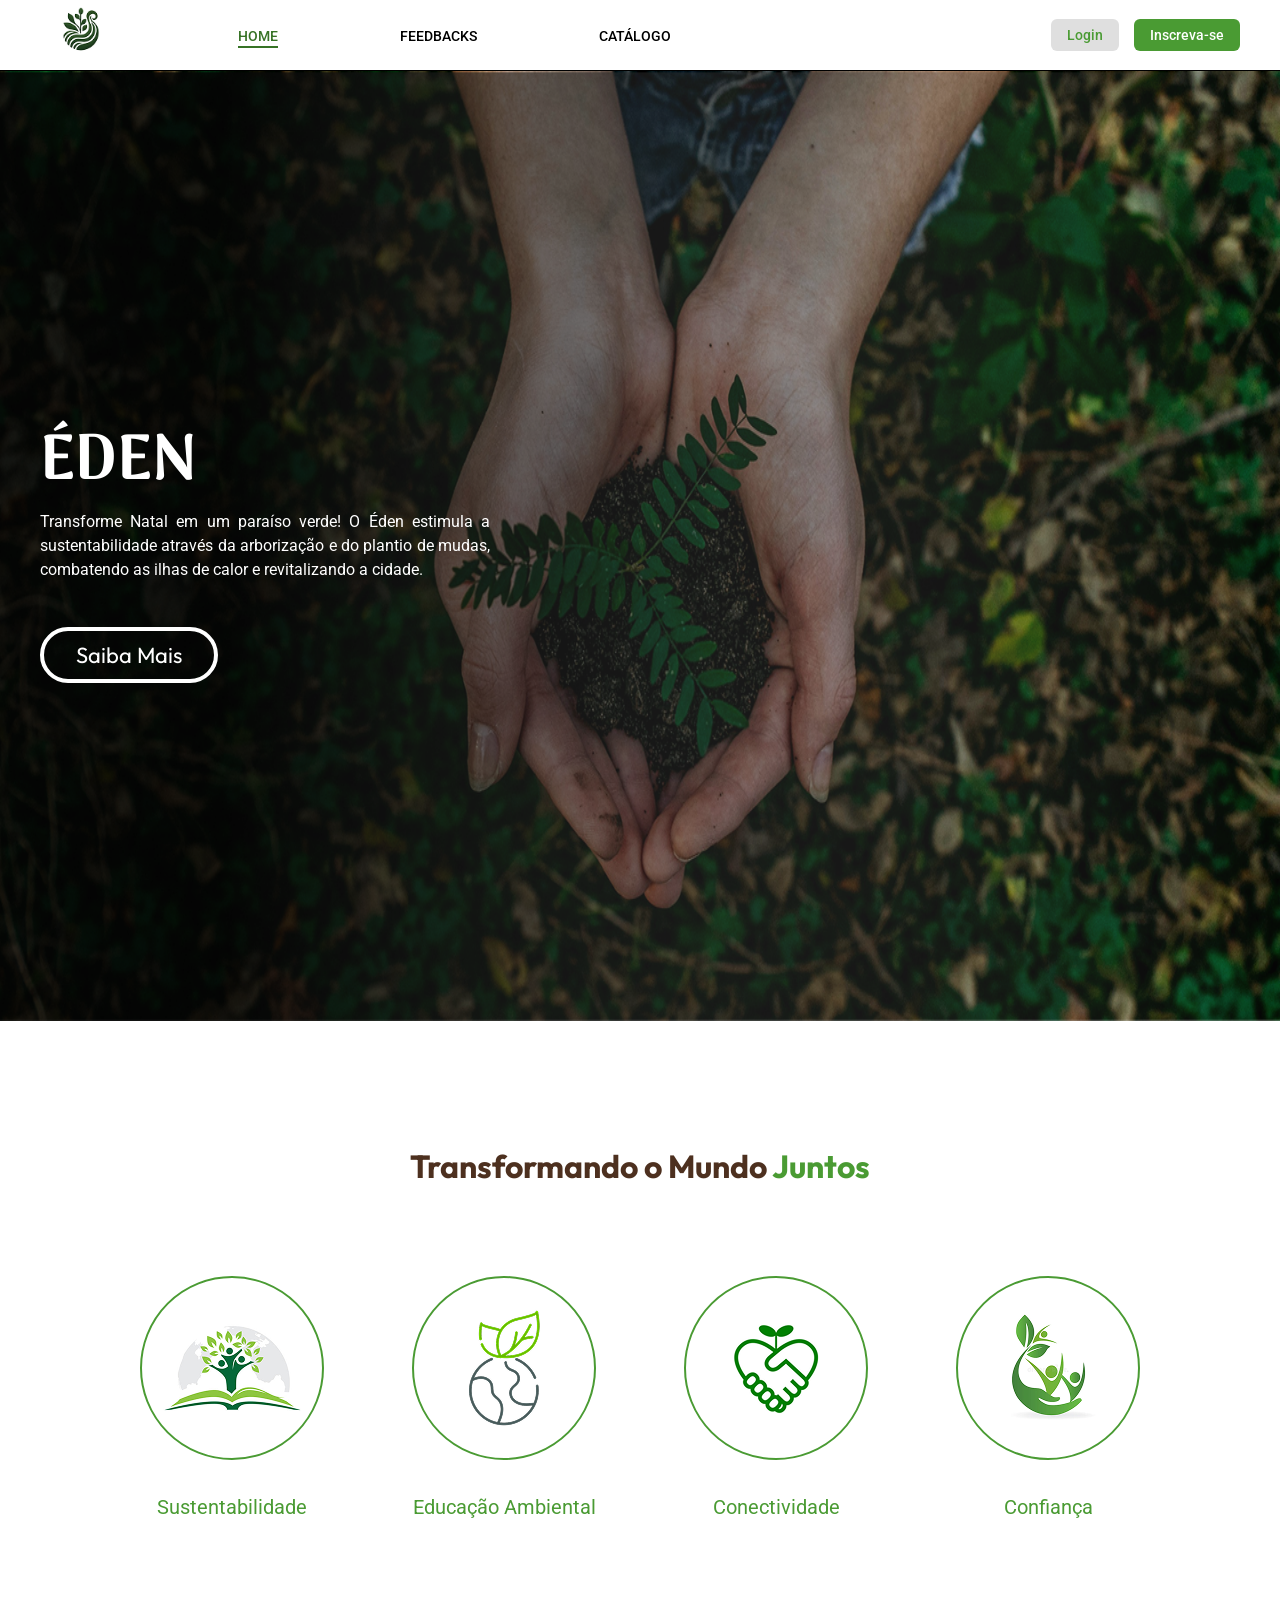
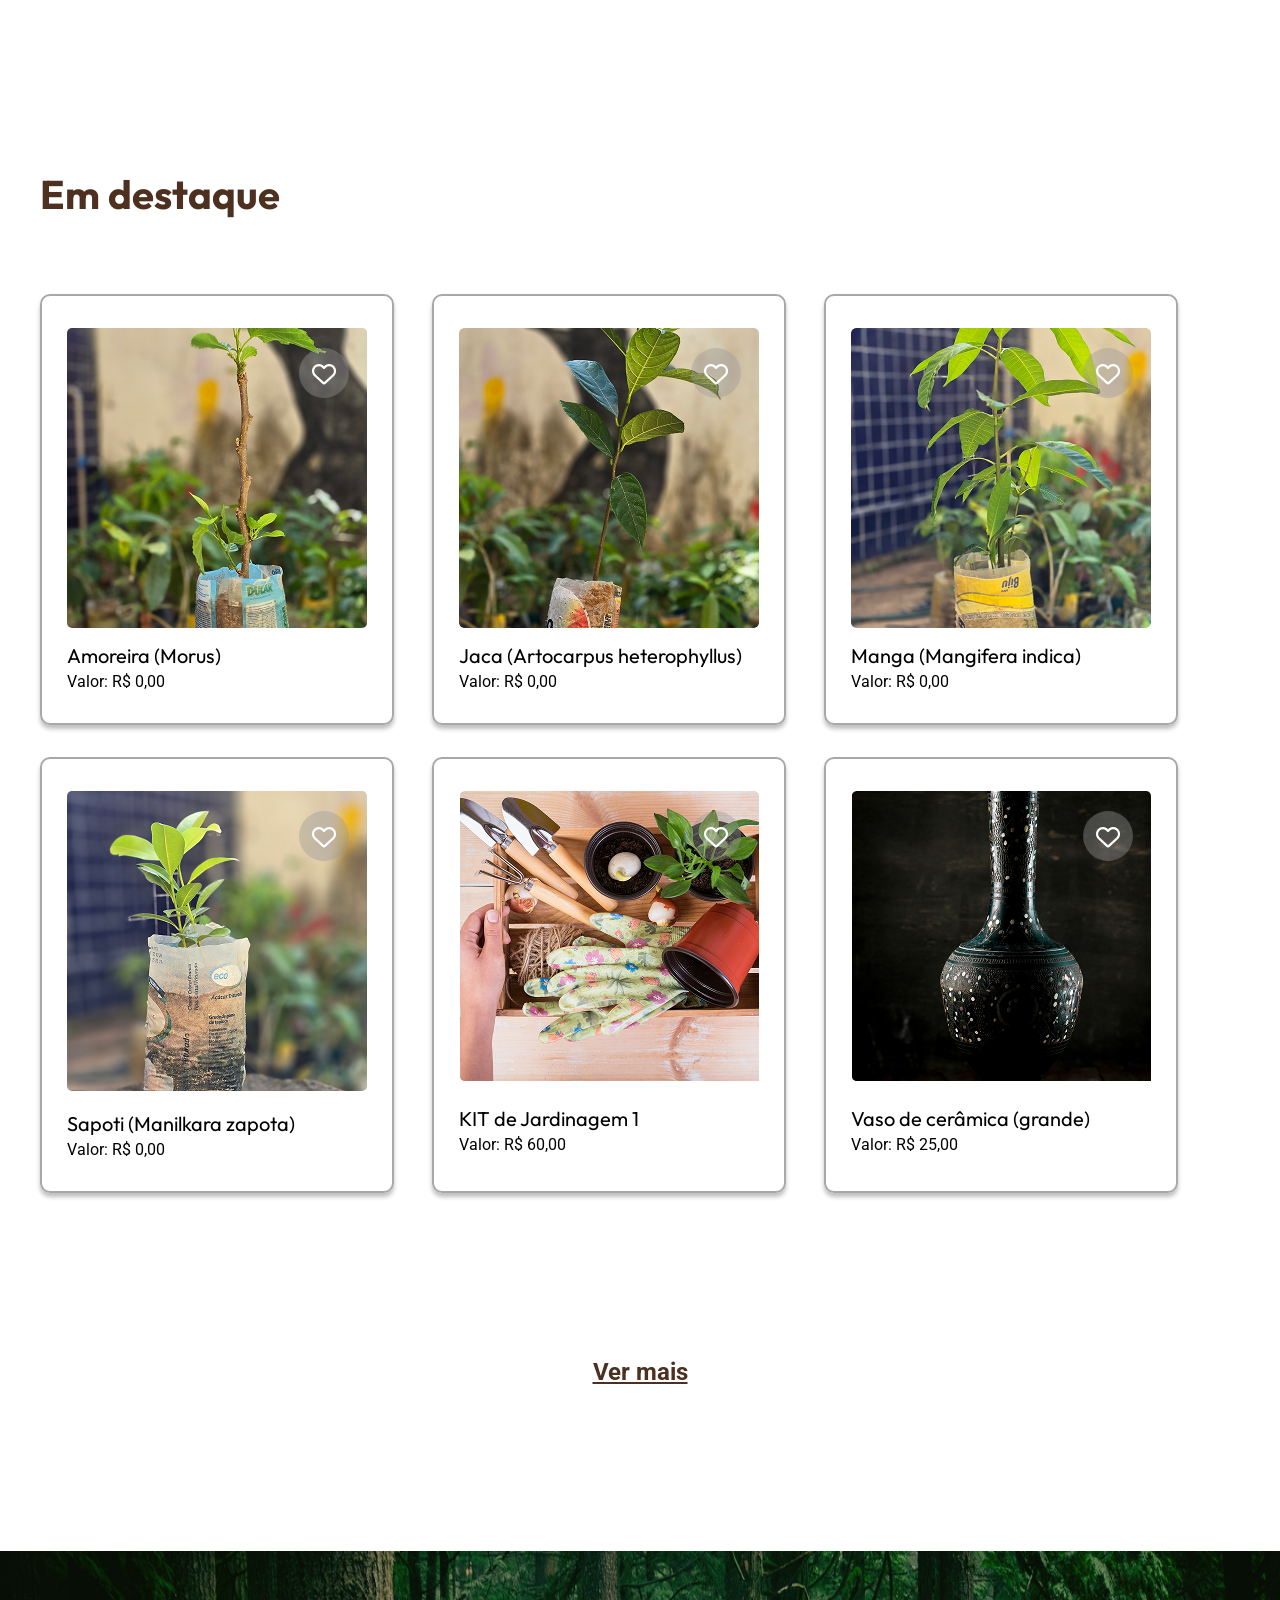
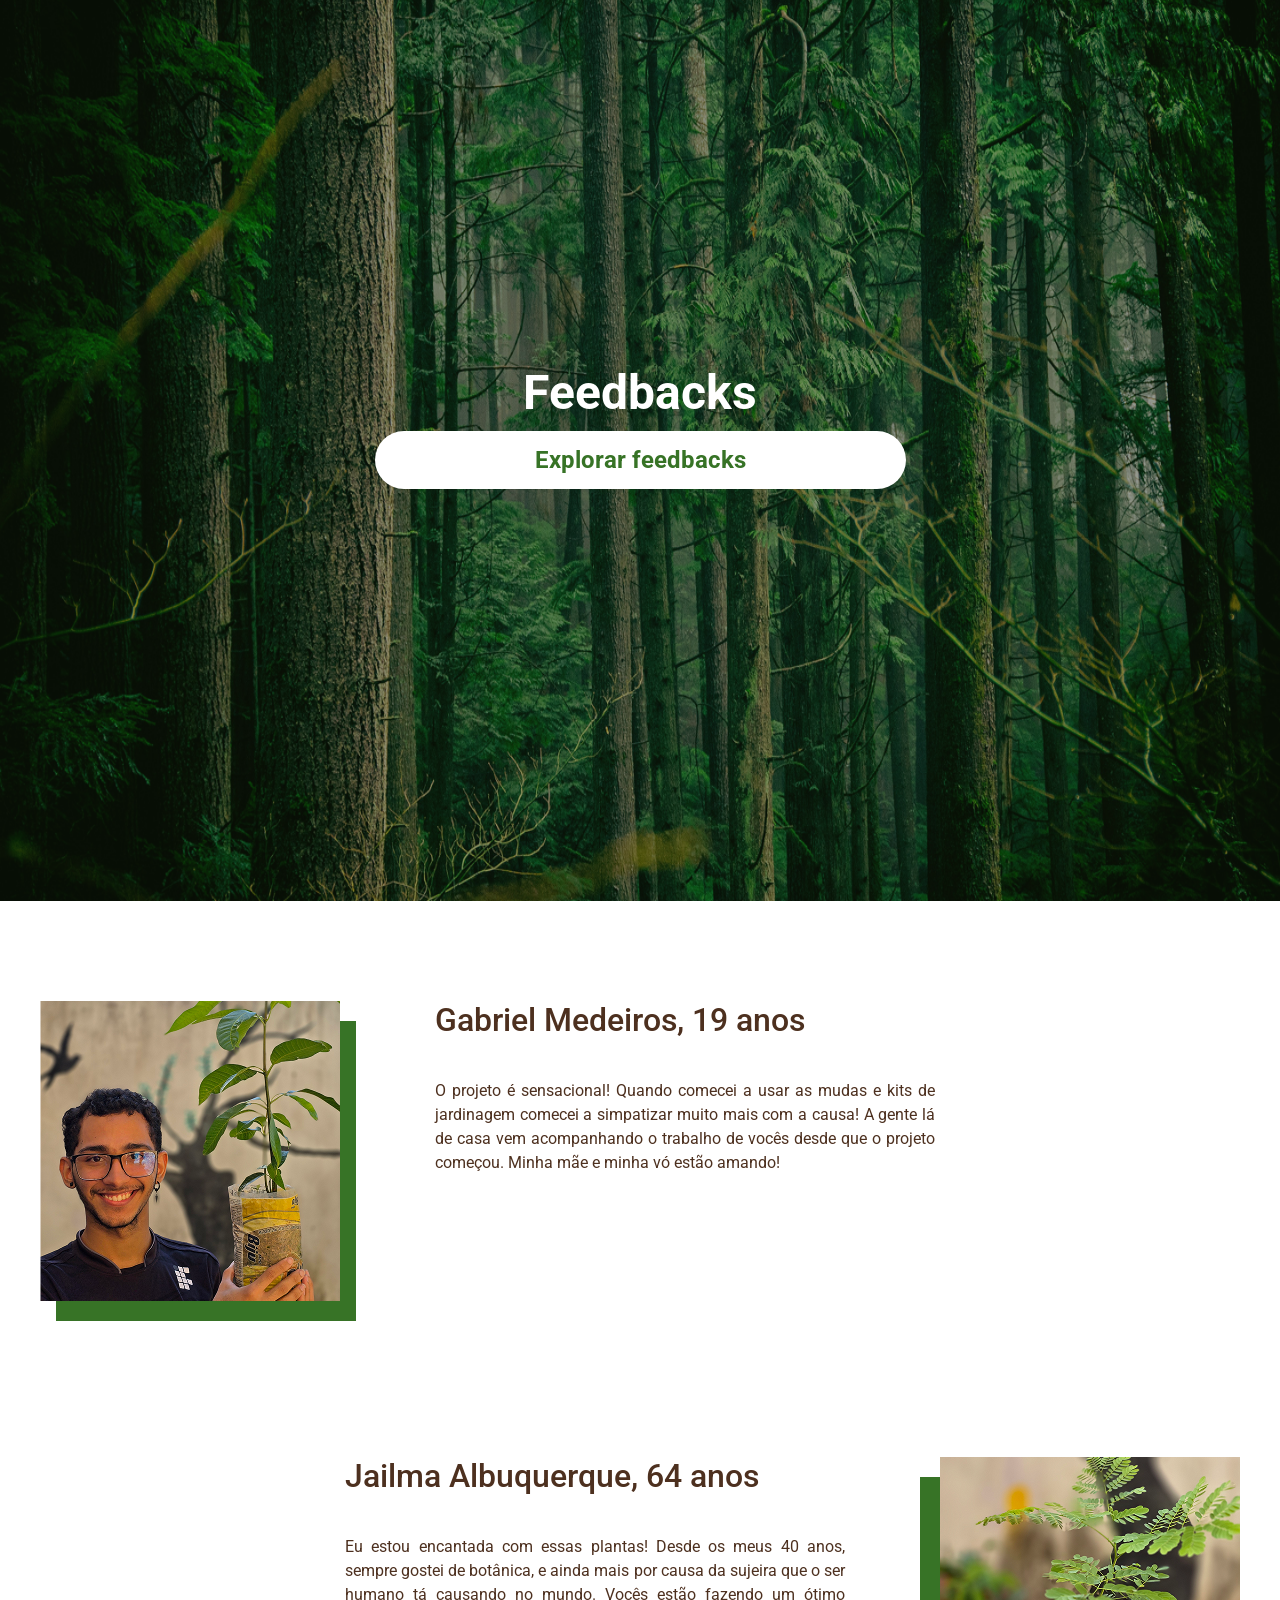
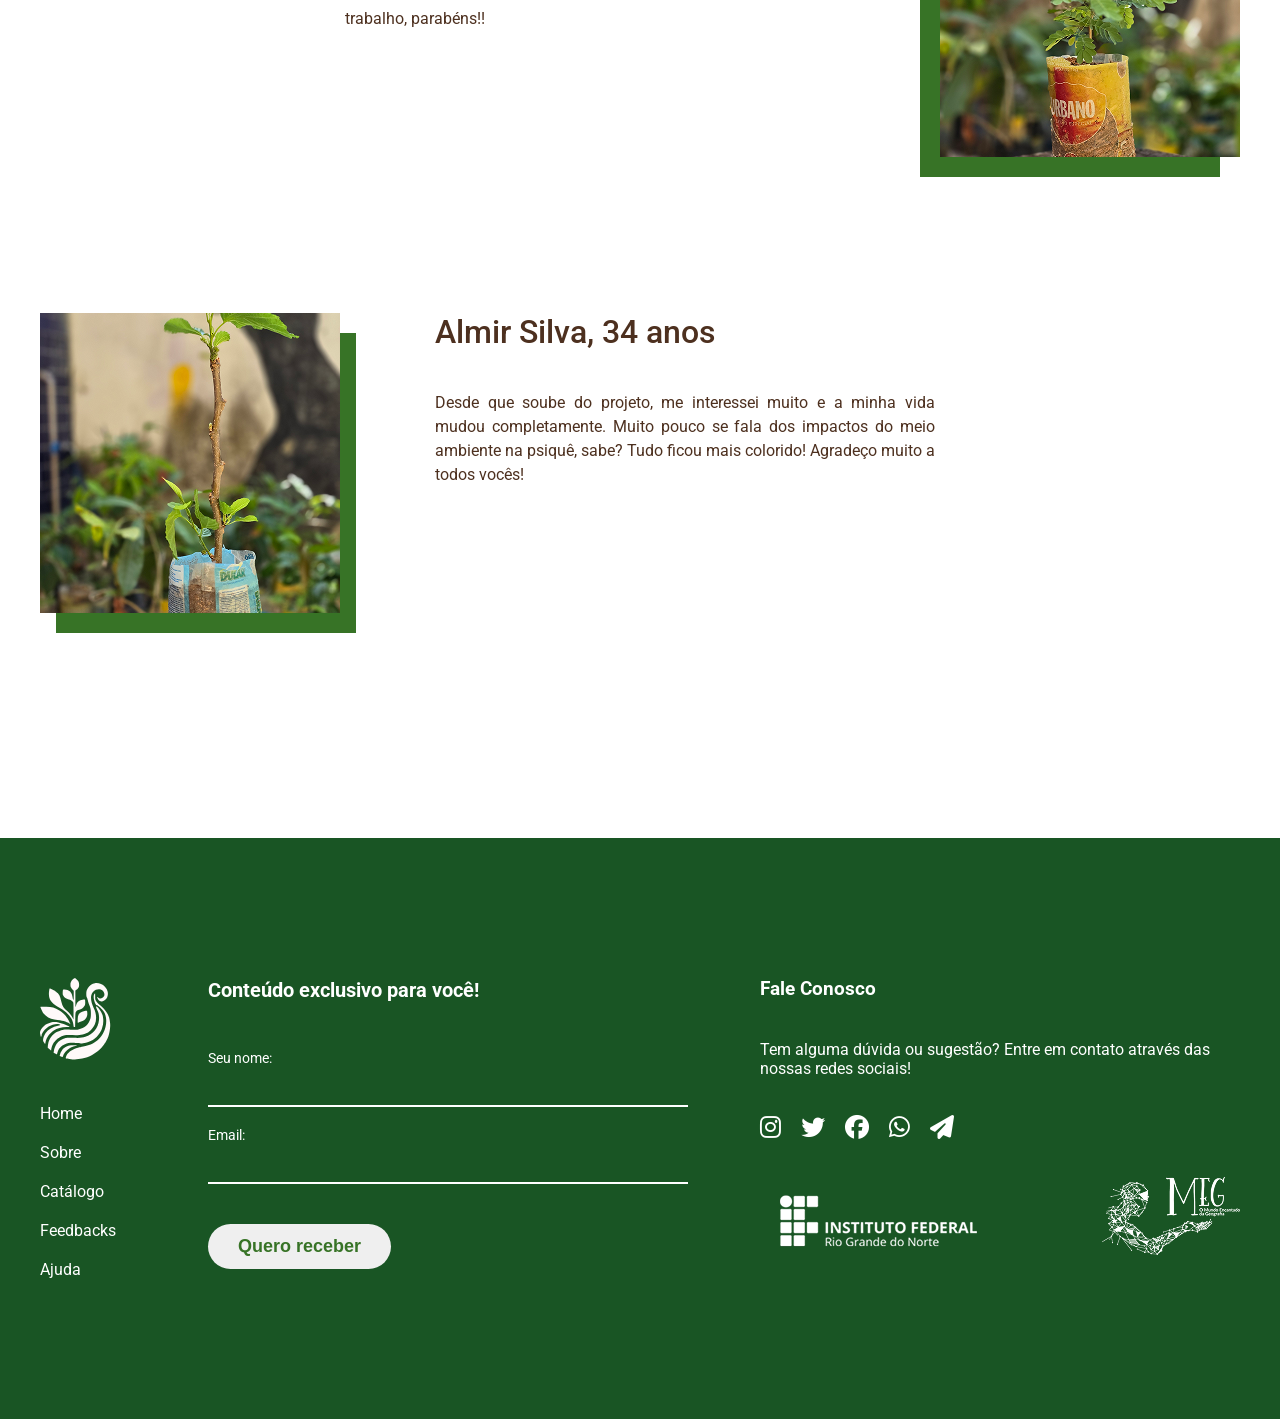
<file: index.html>
<!DOCTYPE html>
<html lang="pt-br">
<head>
    <meta charset="UTF-8">
    <meta name="viewport" content="width=device-width, initial-scale=1.0">
    <title>ÉDEN</title>
    <link rel="stylesheet" href="assets/css/style.css">
    <link rel="stylesheet" href="assets/css/global.css">
    <link rel="stylesheet" href="https://cdnjs.cloudflare.com/ajax/libs/font-awesome/6.7.2/css/all.min.css">

    <link rel="icon" type="image/png" href="assets/imgs/favicon.ico">
</head>
<body>
    <header class="flex centralizar">    
        <section class="container flex alinhar-extremidades centralizar-vertical">
            <div class="logo-e-nav flex centralizar">
                <figure>
                    <a href="#"><img src="assets/imgs/logo-eden.png" alt="logo-eden"></a>
                </figure>
                <nav class="navegacao">
                    <ul class="flex">
                        <li><a href="#">HOME</a></li>
                        <li><a href="#">FEEDBACKS</a></li>
                        <li><a href="#">CATÁLOGO</a></li>
                    </ul>
                </nav>
            </div>
            </nav>
            <div class="botoes flex">
                <a href="assets/abas/login/login.html">Login</a>
                <a href="assets/abas/cadastro/cadastro.html">Inscreva-se</a>
            </div>
        </section>
    </header>

    <main class="flex centralizar coluna">
        <div class="fundo flex centralizar coluna">
            <section class="container flex coluna">
                <div class="texto-principal flex coluna">
                    <h1>ÉDEN</h1>
                    <span>
                        Transforme Natal em um paraíso verde! O Éden estimula a sustentabilidade através da arborização e do plantio de mudas, combatendo as ilhas de calor e revitalizando a cidade.
                    </span>  
                </div>
                <a href="#">Saiba Mais</a>
            </section>
        </div>
        <section class="container flex coluna centralizar">
            <section class="transformando-mundos flex coluna">
                <h3>Transformando o Mundo <strong>Juntos</strong></h3>
                <div class="valores flex alinhar-extremidades">
                    <div class="valor flex coluna centralizar">
                        <figure class="flex centralizar">
                            <img src="assets/imgs/valor-sustentabilidade.png" alt="">
                        </figure>
                        <span>Sustentabilidade</span>
                    </div>
                    <div class="valor flex coluna centralizar">
                        <figure class="flex centralizar">
                            <img src="assets/imgs/valor-educacao-ambiental.png" alt="">    
                        </figure>
                        <span>Educação Ambiental</span>
                    </div>
                    <div class="valor flex coluna centralizar">
                        <figure class="flex centralizar">
                            <img src="assets/imgs/valor-conectividade.png" alt="">     
                        </figure>
                        <span>Conectividade</span>
                    </div>
                    <div class="valor flex coluna centralizar">
                        <figure class="flex centralizar">
                            <img src="assets/imgs/valor-confianca.png" alt="">
                        </figure>
                        <span>Confiança</span>
                    </div>
                </div>
            </section>
            <section class="em-destaques flex coluna">
                <h2>Em destaque</h2>
                <section class="destaques flex">
                    <div class="destaque flex coluna">
                        <a href="#" class="flex coluna">
                            <figure>
                                <img src="assets/imgs/muda-amora.png" alt="">
                                <div class="fundo-coracao"></div>
                                <i class="fa-regular fa-heart fa-xl" style="color: #ffffff;"></i>
                            </figure>
                            <div class="destaque-texto flex coluna">
                                <h4>Amoreira (Morus)</h4>
                                <span>Valor: R$ 0,00 </span>
                            </div>
                        </a>
                    </div>
                    <div class="destaque flex coluna">
                        <a href="#" class="flex coluna">
                            <figure>
                                <img src="assets/imgs/muda-jaca.png" alt="">
                                <div class="fundo-coracao"></div>
                                <i class="fa-regular fa-heart fa-xl" style="color: #ffffff;"></i>
                            </figure>
                            <div class="destaque-texto flex coluna">
                                <h4>Jaca (Artocarpus heterophyllus)</h4>
                                <span>Valor: R$ 0,00</span>
                            </div>
                        </a>
                    </div>
                    <div class="destaque flex coluna">
                        <a href="#" class="flex coluna">
                            <figure>
                                <img src="assets/imgs/muda-manga.png" alt="">
                                <div class="fundo-coracao"></div>
                                <i class="fa-regular fa-heart fa-xl" style="color: #ffffff;"></i>
                            </figure>
                            <div class="destaque-texto flex coluna">
                                <h4>Manga (Mangifera indica)</h4>
                                <span>Valor: R$ 0,00 </span>
                            </div>
                        </a>
                    </div>
                    <div class="destaque flex coluna">
                        <a href="#" class="flex coluna">
                            <figure>
                                <img src="assets/imgs/muda-sapoti.png" alt="">
                                <div class="fundo-coracao"></div>
                                <i class="fa-regular fa-heart fa-xl" style="color: #ffffff;"></i>
                            </figure>
                        </a>
                        <div class="destaque-texto flex coluna">
                            <h4>Sapoti (Manilkara zapota)</h4>
                            <span>Valor: R$ 0,00 </span>
                        </div>
                    </div>
                    <div class="destaque flex coluna">
                        <a href="#" class="flex coluna">
                            <figure>
                                <img src="assets/imgs/kit-de-jardinagem.png" alt="">
                                <div class="fundo-coracao"></div>
                                <i class="fa-regular fa-heart fa-xl" style="color: #ffffff;"></i>
                            </figure>
                            <div class="destaque-texto flex coluna">
                                <h4>KIT de Jardinagem 1</h4>
                                <span>Valor: R$ 60,00 </span>
                            </div>
                        </a>
                    </div>
                    <div class="destaque flex coluna">
                        <a href="#" class="flex coluna">
                            <figure>
                                <img src="assets/imgs/vaso-ceramica-grande.png" alt="">
                                <div class="fundo-coracao"></div>
                                <i class="fa-regular fa-heart fa-xl" style="color: #ffffff;"></i>
                            </figure>
                            <div class="destaque-texto flex coluna">
                                <h4>Vaso de cerâmica (grande)</h4>
                                <span>Valor: R$ 25,00 </span>
                            </div>
                        </a>
                    </div>
                </section>
                <div class="flex centralizar"><a href="#" class="vermais">Ver mais</a></div>
            </section>
        </section>
        <div class="fundo2 flex centralizar coluna">
            <section class="container flex coluna centralizar">
                <h2>Feedbacks</h2>
                <a href="#">Explorar feedbacks</a>
            </section>
        </div>
        <section class="container flex ">
            <section class="sobre-plantas flex coluna">
                <section class="flex planta">
                    <figure>
                        <img src="assets/imgs/erick-manga.png" alt="planta">
                    </figure>
                    <div class="flex coluna">
                        <h3>Gabriel Medeiros, 19 anos</h3>
                        <span>O projeto é sensacional! Quando comecei a usar as mudas e kits de jardinagem comecei a simpatizar muito mais com a causa! A gente lá de casa vem acompanhando o  trabalho de vocês desde que o projeto começou. Minha mãe e minha vó estão amando!</span>
                    </div>
                </section>
                <section class="flex planta">
                    <figure>
                        <img src="assets/imgs/muda-flamboyant.png" alt="planta">
                    </figure>
                    <div class="flex coluna">
                        <h3>Jailma Albuquerque, 64 anos   </h3>
                        <span>Eu estou encantada com essas plantas! Desde os meus 40 anos, sempre gostei de botânica, e ainda mais por causa da sujeira que o ser humano tá causando no mundo. Vocês estão fazendo um ótimo trabalho, parabéns!!</span>
                    </div>
                </section>
                <section class="flex planta">
                    <figure>
                        <img src="assets/imgs/muda-amora.png" alt="planta">
                    </figure>
                    <div class="flex coluna">
                        <h3>Almir Silva, 34 anos</h3>
                        <span>Desde que soube do projeto, me interessei muito e a minha vida mudou completamente. Muito pouco se fala dos impactos do meio ambiente na psiquê, sabe? Tudo ficou mais colorido! Agradeço muito a todos vocês!</span>
                    </div>
                </section>
            </section>
        </section>
    </main>
    <footer class="flex coluna centralizar">
        <section class="container flex alinhar-extremidades">
            <section class="left flex coluna">
                <figure>
                    <a href="#"><img src="assets/imgs/logo-eden-branco.svg" alt="Logo-eden"></a>
                </figure>
                <nav>
                    <ul class="flex coluna">
                        <li><a href="#">Home</a></li>
                        <li><a href="#">Sobre</a></li>
                        <li><a href="#">Catálogo</a></li>
                        <li><a href="#">Feedbacks</a></li>
                        <li><a href="#">Ajuda</a></li>
                    </ul>
                </nav>
            </section>
            <section class="middle flex coluna">
                <h2>Conteúdo exclusivo para você!</h2>
                <form action="#" class="flex coluna">
                    <fieldset class="flex coluna">
                        <div class="flex coluna">
                            <label for="nome">Seu nome:</label>
                            <input type="text" name="nome" id="nome" required>
                        </div>
            
                        <div class="flex coluna">
                            <label  for="email">Email:</label>
                            <input type="email" name="email" id="email" required>
                        </div>
                    </fieldset>
                    <fieldset class="flex">
                        <button type="submit">Quero receber</button>
                    </fieldset>
                </form>
            </section>
            <section class="right flex coluna">
                <div class="text-rede-social flex coluna" >
                    <h3>Fale Conosco</h3>
                    <span>Tem alguma dúvida ou sugestão? Entre em contato através das nossas redes sociais!</span>
                    <div class="redes-sociais flex">
                        <a href="https://www.instagram.com/_projeto_eden_/" target="_blank"><i class="fa-brands fa-instagram fa-xl" style="color: #ffffff;"></i></a>
                        <a href="#"><i class="fa-brands fa-twitter fa-xl" style="color: #ffffff;"></i></a>
                        <a href="#"><i class="fa-brands fa-facebook fa-xl" style="color: #ffffff;"></i></a>
                        <a href="#"><i class="fa-brands fa-whatsapp fa-xl" style="color: #ffffff;"></i></a>
                        <a href="#"><i class="fa-solid fa-paper-plane fa-xl" style="color: #ffffff;"></i></a>
                    </div>
                    <div class="logos flex alinhar-extremidades">
                        <figure><a href="https://portal.ifrn.edu.br" target="_blank"><img src="assets/imgs/logo-ifrn 1.png" alt=""></a></figure>
                        <figure><img src="assets/imgs/logo-meg.png" alt=""></figure>
                    </div>
            </section>
        </section>
    </footer>
</body>
</html>
</file>
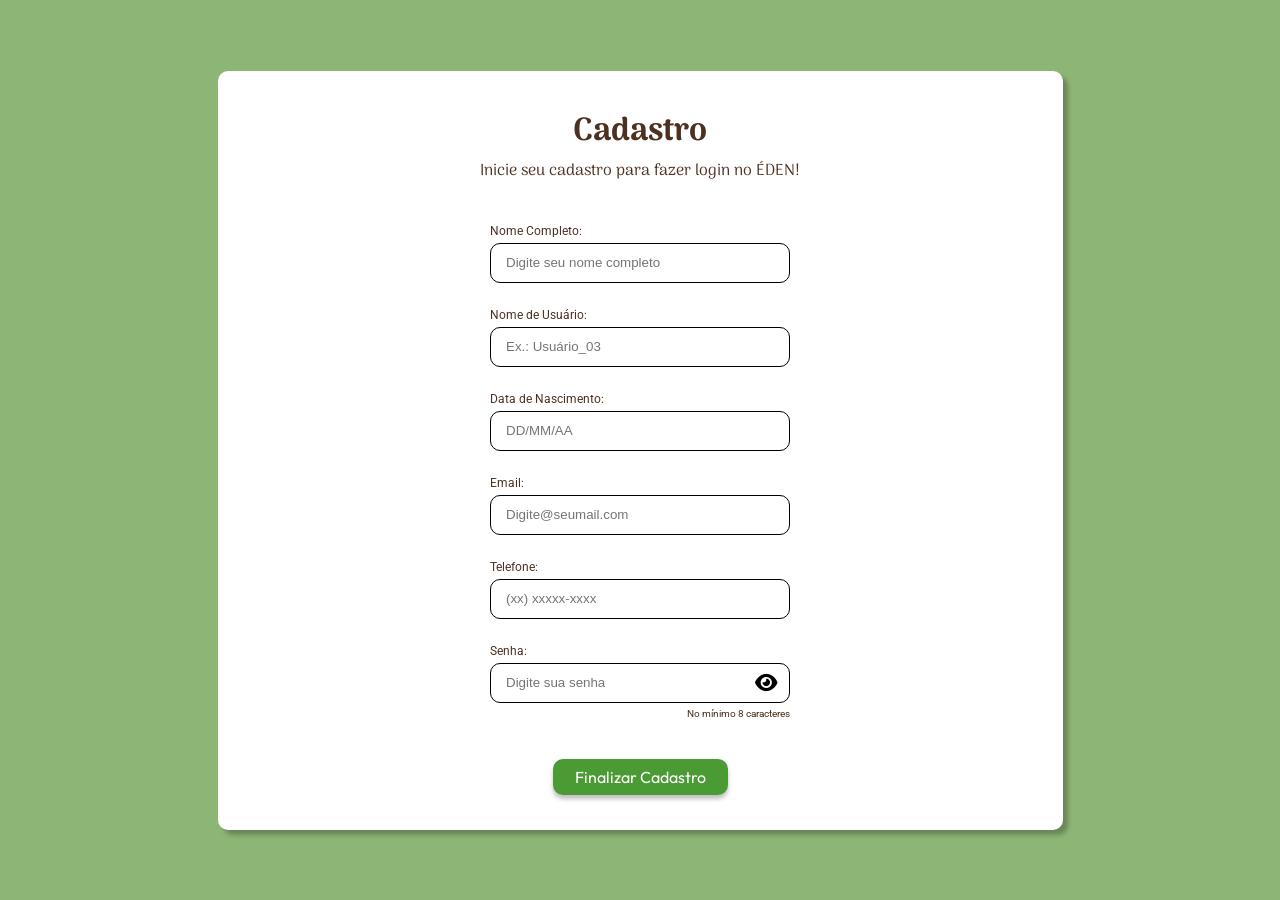
<file: assets/abas/cadastro/cadastro.html>
<!DOCTYPE html>
<html lang="pt-br">
<head>
    <meta charset="UTF-8">
    <meta name="viewport" content="width=device-width, initial-scale=1.0">
    <title>ÉDEN - Cadastro</title>
    <link rel="stylesheet" href="../../css/global.css">
    <link rel="stylesheet" href="assets/css/cadastro.css">

    <link rel="preconnect" href="https://fonts.googleapis.com">
    <link rel="preconnect" href="https://fonts.gstatic.com" crossorigin>
    <link href="https://fonts.googleapis.com/css2?family=Inter:ital,opsz,wght@0,14..32,100..900;1,14..32,100..900&family=Lato:ital,wght@0,100;0,300;0,400;0,700;0,900;1,100;1,300;1,400;1,700;1,900&family=Montserrat:ital,wght@0,100..900;1,100..900&family=Roboto:ital,wght@0,100..900;1,100..900&family=Ubuntu:ital,wght@0,300;0,400;0,500;0,700;1,300;1,400;1,500;1,700&display=swap" rel="stylesheet">

    <link rel="preconnect" href="https://fonts.googleapis.com">
    <link rel="preconnect" href="https://fonts.gstatic.com" crossorigin>
    <link href="https://fonts.googleapis.com/css2?family=Arima:wght@100..700&family=Inter:ital,opsz,wght@0,14..32,100..900;1,14..32,100..900&family=Lato:ital,wght@0,100;0,300;0,400;0,700;0,900;1,100;1,300;1,400;1,700;1,900&family=Montserrat:ital,wght@0,100..900;1,100..900&family=Roboto:ital,wght@0,100..900;1,100..900&family=Ubuntu:ital,wght@0,300;0,400;0,500;0,700;1,300;1,400;1,500;1,700&display=swap" rel="stylesheet">

    <link rel="preconnect" href="https://fonts.googleapis.com">
    <link rel="preconnect" href="https://fonts.gstatic.com" crossorigin>
    <link href="https://fonts.googleapis.com/css2?family=Arima:wght@100..700&family=Inter:ital,opsz,wght@0,14..32,100..900;1,14..32,100..900&family=Lato:ital,wght@0,100;0,300;0,400;0,700;0,900;1,100;1,300;1,400;1,700;1,900&family=Montserrat:ital,wght@0,100..900;1,100..900&family=Outfit:wght@100..900&family=Roboto:ital,wght@0,100..900;1,100..900&family=Ubuntu:ital,wght@0,300;0,400;0,500;0,700;1,300;1,400;1,500;1,700&display=swap" rel="stylesheet">
    <link rel="stylesheet" href="https://cdnjs.cloudflare.com/ajax/libs/font-awesome/6.7.2/css/all.min.css">

    <link rel="icon" type="image/png" href="assets/imgs/favicon.ico">
<body class="flex centralizar">
    <section class="container flex coluna centralizar">
        <div class="titulo flex coluna centralizar">
            <h1>Cadastro</h1>
            <span>Inicie seu cadastro para fazer login no ÉDEN!</span>
        </div>
        <form action="../login/login.html" method="post" name="formulario-cadastro" class="flex coluna target="_self">
            <fieldset class="flex coluna">
                <div class="flex coluna">
                    <label for="nome">Nome Completo:</label>
                    <input type="text" id="nome" name="nome" placeholder="Digite seu nome completo" required>
                </div>

                <div class="flex coluna">
                    <label for="usuario">Nome de Usuário:</label>
                    <input type="text" id="usuario" name="usuario" placeholder="Ex.: Usuário_03" required>
                </div>
    
                <div class="flex coluna">
                    <label for="data-nascimento">Data de Nascimento:</label>
                    <input type="text" name="data-nascimento" id="data-nascimento" placeholder="DD/MM/AA" required>
                </div>
    
                <div class="flex coluna">
                    <label  for="email">Email:</label>
                    <input type="email" name="email" id="email" placeholder="Digite@seumail.com" required>
    
                </div>
    
                <div class="flex coluna">
                    <label for="telefone">Telefone:</label>
                    <input type="text" name="telefone" id="telefone" placeholder="(xx) xxxxx-xxxx" required>
                </div>
    
                <div class="flex coluna senha">
                    <label for="senha">Senha:</label>
                    <input type="password" name="senha" id="senha" placeholder="Digite sua senha" required>
                    <i class="fa-solid fa-eye"></i>
                    <div>No mínimo 8 caracteres</div>
                </div>
            </fieldset>    
            <fieldset class="button flex centralizar">
                <button type="submit">Finalizar Cadastro</button>
            </fieldset>
        </form>
    </section>
</body>
</html>
</file>
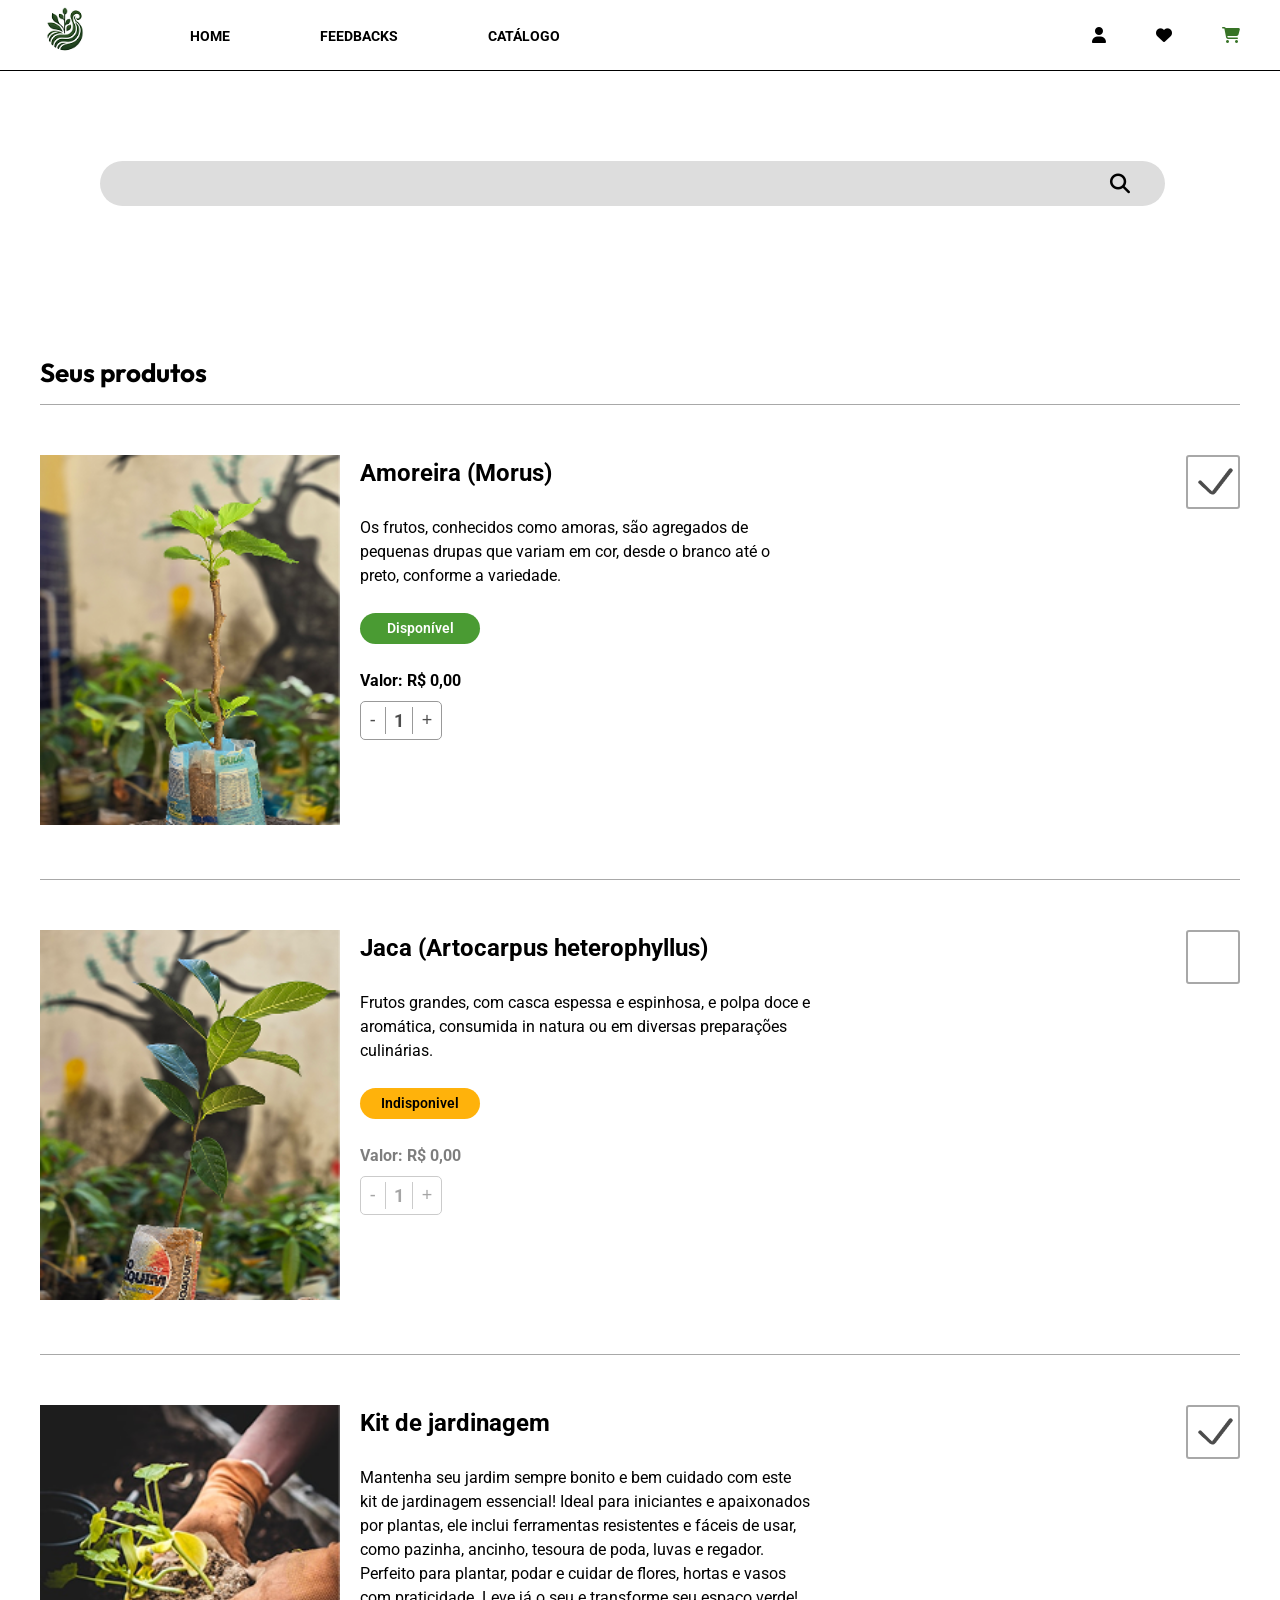
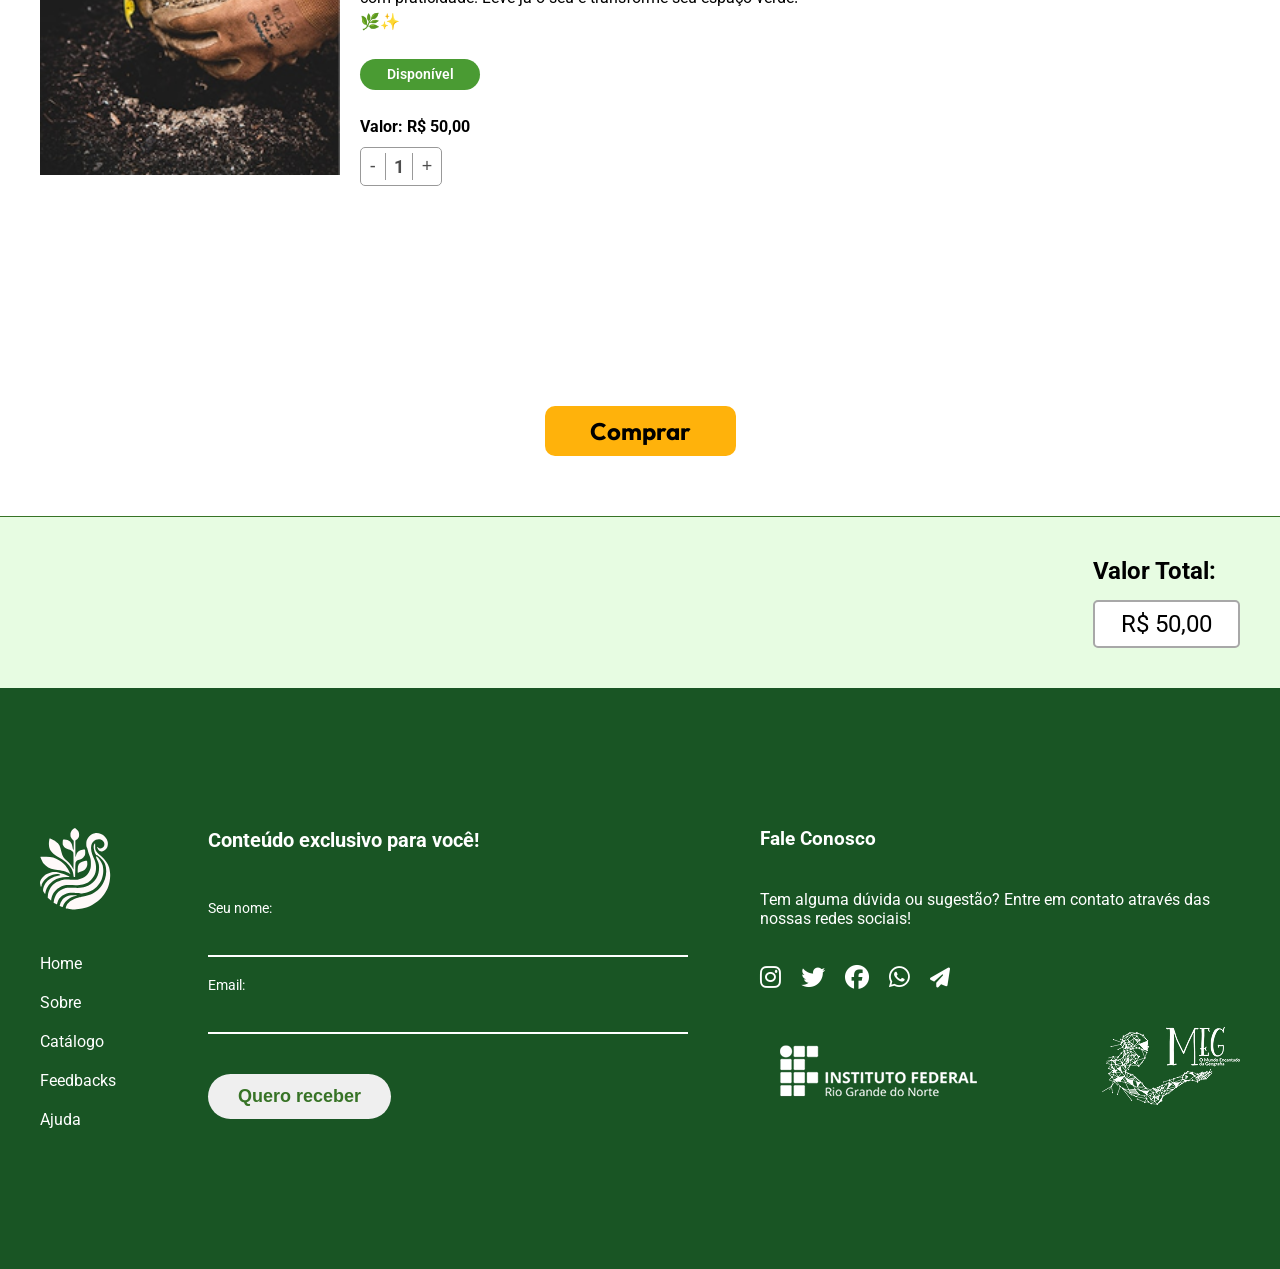
<file: assets/abas/carrinho-cheio/carrinho-cheio.html>
<!DOCTYPE html>
<html lang="pt-br">
<head>
    <meta charset="UTF-8">
    <meta name="viewport" content="width=device-width, initial-scale=1.0">
    <title>ÉDEN - Carrinho de Compras</title>
    <link rel="stylesheet" href="assets/css/carrinho-cheio.css">
    <link rel="stylesheet" href="../../css/global.css">
    <link rel="stylesheet" href="https://cdnjs.cloudflare.com/ajax/libs/font-awesome/6.7.2/css/all.min.css">

    <link rel="icon" type="image/png" href="assets/imgs/favicon.ico">
</head>
<body>
    <header class="flex centralizar">    
        <section class="container flex alinhar-extremidades centralizar-vertical">
            <div class="logo-e-nav flex centralizar">
                <figure>
                    <a href="../site-principal/site-principal.html"><img src="assets/imgs/logo-eden.png" alt="logo-eden"></a>
                </figure>
                <nav class="navegacao">
                    <ul class="flex">
                        <li><a href="../site-principal/site-principal.html">HOME</a></li>
                        <li><a href="../feedback/feeback.html">FEEDBACKS</a></li>
                        <li><a href="../catalogo/catalogo.html">CATÁLOGO</a></li>
                    </ul>
                </nav>
            </div>
            </nav>
            <nav class="icons-navegacao flex">  
                <ul class="flex">
                    <li><a href="#"><i class="fa-solid fa-user" style="color: #000000;"></i></a></li>
                    <li><a href="#"><i class="fa-solid fa-heart" style="color: #000000;"></i></a></li>
                    <li><a href="#"><i class="fa-solid fa-cart-shopping" style="color: #377326;"></i></a></li>
                </ul>
            </nav>
        </section>
    </header>
    <main class="flex coluna centralizar">
        <section class="container flex coluna centralizar">
            <div class="pesquisa flex centralizar">
                <input type="text" name="pesquisa" id="pesquisa">
                <a href="#"><i class="fa-solid fa-magnifying-glass fa-lg" style="color: #000000;"></i></a>
            </div>
        </section>

        <section class="container flex coluna">
            <section class="bloco-produto flex coluna">
                <h2>Seus produtos</h2>
                <section class="produtos flex coluna">
                    <section class="produto flex alinhar-extremidades">
                        <div class="produto-info flex">
                            <figure>
                                <img src="assets/imgs/amora-real.png" alt="planta">
                            </figure>
                            <div class="produto-texto flex coluna">
                                <h3>Amoreira (Morus)</h3>
                                <p>Os frutos, conhecidos como amoras, são agregados de pequenas drupas que variam em cor, desde o branco até o preto, conforme a variedade.</p>
                                <span class="status">Disponível</span>
                                <div class="preco-quantidade flex coluna">
                                    <span>Valor: R$ 0,00</span>
                                    <div class="flex">
                                        <button class="menos">-</button>
                                        <span class="quantidade">1</span>
                                        <button class="mais">+</button>
                                    </div>
                                </div>
                            </div>
                        </div>
                        <div class="quadrado"></div>
                    </section>
                    <section class="produto flex alinhar-extremidades">
                        <div class="produto-info flex">
                            <figure>
                                <img src="assets/imgs/jaca-real.png" alt="planta">
                            </figure>
                            <div class="produto-texto flex coluna">
                                <h3>Jaca (Artocarpus heterophyllus)</h3>
                                <p>Frutos grandes, com casca espessa e espinhosa, e polpa doce e aromática, consumida in natura ou em diversas preparações culinárias.</p>
                                <span class="status">Indisponivel</span>
                                <div class="preco-quantidade flex coluna">
                                    <span>Valor: R$ 0,00</span>
                                    <div class="flex">
                                        <button class="menos">-</button>
                                        <span class="quantidade">1</span>
                                        <button class="mais">+</button>
                                    </div>
                                </div>
                            </div>
                        </div>
                        <div class="quadrado"></div>
                    </section>
                    <section class="produto flex alinhar-extremidades">
                        <div class="produto-info flex">
                            <figure>
                                <img src="assets/imgs/kit-jardinagem.png" alt="planta">
                            </figure>
                            <div class="produto-texto flex coluna">
                                <h3>Kit de jardinagem</h3>
                                <p>Mantenha seu jardim sempre bonito e bem cuidado com este kit de jardinagem essencial! Ideal para iniciantes e apaixonados por plantas, ele inclui ferramentas resistentes e fáceis de usar, como pazinha, ancinho, tesoura de poda, luvas e regador. Perfeito para plantar, podar e cuidar de flores, hortas e vasos com praticidade. Leve já o seu e transforme seu espaço verde! 🌿✨</p>
                                <span class="status">Disponível</span>
                                <div class="preco-quantidade flex coluna">
                                    <span>Valor: R$ 50,00</span>
                                    <div class="flex">
                                        <button class="menos">-</button>
                                        <span class="quantidade">1</span>
                                        <button class="mais">+</button>
                                    </div>
                                </div>
                            </div>
                        </div>
                        <div class="quadrado"></div>
                    </section>
                </section>
            </section>
            <div class="comprar flex"><a href="#">Comprar</a></div>
        </section>
        <section class="valor-total flex centralizar">
            <section class="container flex centralizar">
                <div class="flex coluna">
                    <h4>Valor Total:</h4>
                    <span class="valor">R$ 50,00</span>
                </div>
            </section>
        </section>
    </main>
    <footer class="flex coluna centralizar">
        <section class="container flex alinhar-extremidades">
            <section class="left flex coluna">
                <figure>
                    <a href="../site-principal/site-principal.html"><img src="assets/imgs/logo-eden-branco.svg" alt="Logo-eden"></a>
                </figure>
                <nav>
                    <ul class="flex coluna">
                        <li><a href="../site-principal/site-principal.html">Home</a></li>
                        <li><a href="../saiba-mais/saiba-mais.html">Sobre</a></li>
                        <li><a href="../catalogo/catalogo.html">Catálogo</a></li>
                        <li><a href="../feedback/feeback.html">Feedbacks</a></li>
                        <li><a href="#">Ajuda</a></li>
                    </ul>
                </nav>
            </section>
            <section class="middle flex coluna">
                <h2>Conteúdo exclusivo para você!</h2>
                <form action="#" class="flex coluna">
                    <fieldset class="flex coluna">
                        <div class="flex coluna">
                            <label for="nome">Seu nome:</label>
                            <input type="text" name="nome" id="nome" required>
                        </div>
            
                        <div class="flex coluna">
                            <label  for="email">Email:</label>
                            <input type="email" name="email" id="email" required>
                        </div>
                    </fieldset>
                    <fieldset class="flex">
                        <button type="submit">Quero receber</button>
                    </fieldset>
                </form>
            </section>
            <section class="right flex coluna">
                <div class="text-rede-social flex coluna" >
                    <h3>Fale Conosco</h3>
                    <span>Tem alguma dúvida ou sugestão? Entre em contato através das nossas redes sociais!</span>
                    <div class="redes-sociais flex">
                        <a href="https://www.instagram.com/_projeto_eden_/" target="_blank"><i class="fa-brands fa-instagram fa-xl" style="color: #ffffff;"></i></a>
                        <a href="#"><i class="fa-brands fa-twitter fa-xl" style="color: #ffffff;"></i></a>
                        <a href="#"><i class="fa-brands fa-facebook fa-xl" style="color: #ffffff;"></i></a>
                        <a href="#"><i class="fa-brands fa-whatsapp fa-xl" style="color: #ffffff;"></i></a>
                        <a href="#"><i class="fa-solid fa-paper-plane fa-lg" style="color: #ffffff;"></i></a>
                    </div>
                    <div class="logos flex alinhar-extremidades">
                        <figure><a href="https://portal.ifrn.edu.br"><img src="assets/imgs/logo-ifrn 1.png" alt="Logo-IFRN"></a></figure>
                        <figure><img src="assets/imgs/logo-meg.png" alt="Logo-MEG"></figure>
                    </div>
                </div>
            </section>
        </section>
    </footer>
</body>
</html>
</file>
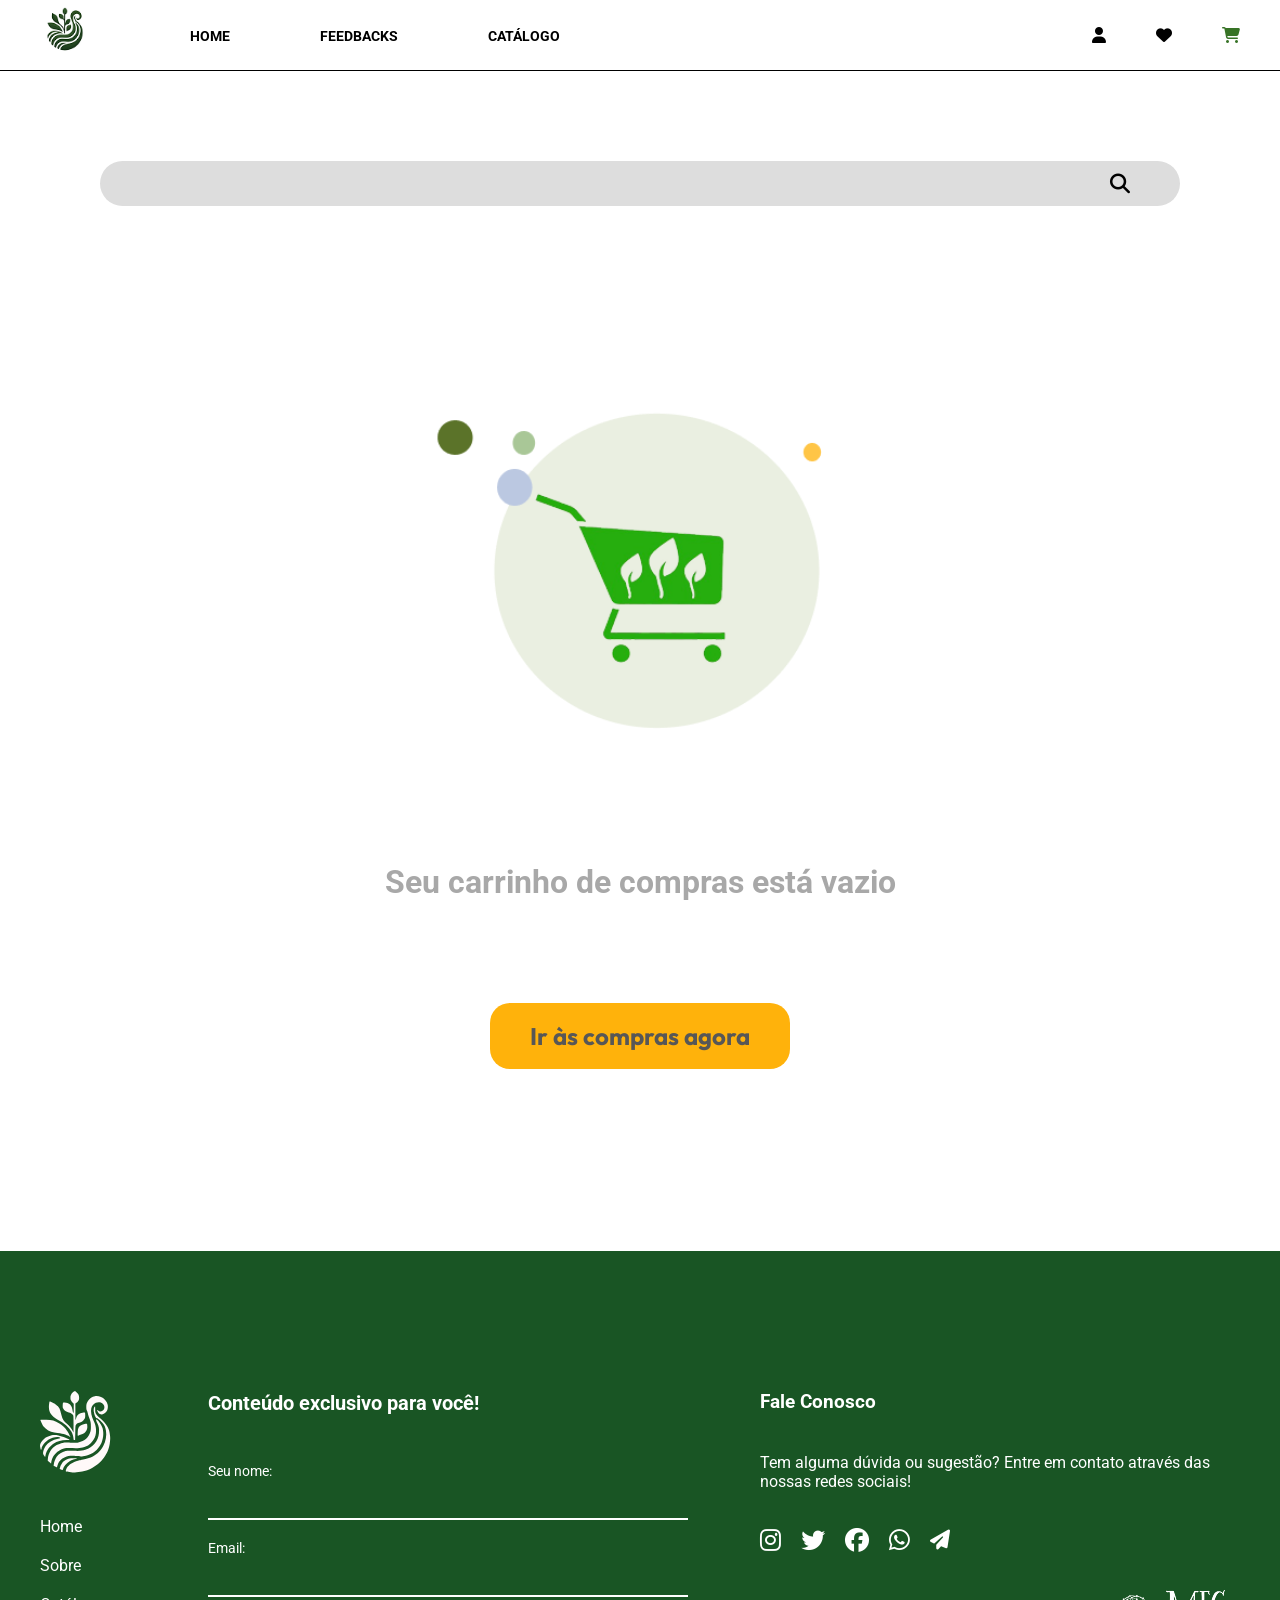
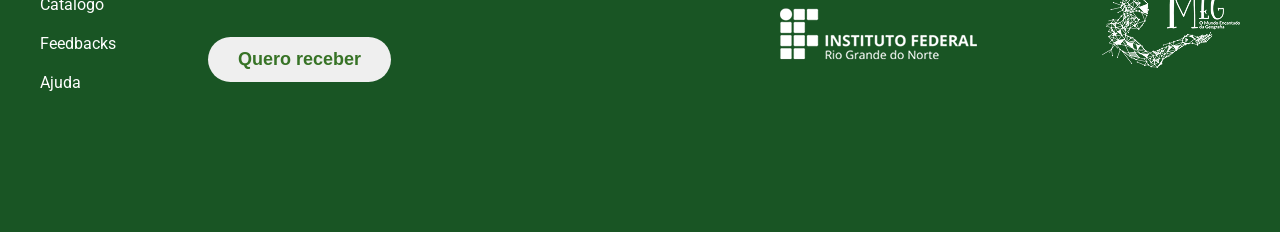
<file: assets/abas/carrinho-vazio/carrinho-vazio.html>
<!DOCTYPE html>
<html lang="pt-br">
<head>
    <meta charset="UTF-8">
    <meta name="viewport" content="width=device-width, initial-scale=1.0">
    <title>ÉDEN - Carrinho de Compras</title>
    <link rel="stylesheet" href="assets/css/carrinho-vazio.css">
    <link rel="stylesheet" href="../../css/global.css">
    <link rel="stylesheet" href="https://cdnjs.cloudflare.com/ajax/libs/font-awesome/6.7.2/css/all.min.css">


    <link rel="icon" type="image/png" href="assets/imgs/favicon.ico">
</head>
<body>
    <header class="flex centralizar">    
        <section class="container flex alinhar-extremidades centralizar-vertical">
            <div class="logo-e-nav flex centralizar">
                <figure>
                    <a href="../site-principal/site-principal.html"><img src="assets/imgs/logo-eden.png" alt="logo-eden"></a>
                </figure>
                <nav class="navegacao">
                    <ul class="flex">
                        <li><a href="../site-principal/site-principal.html">HOME</a></li>
                        <li><a href="../feedback/feeback.html">FEEDBACKS</a></li>
                        <li><a href="../catalogo/catalogo.html">CATÁLOGO</a></li>
                    </ul>
                </nav>
            </div>
            </nav>
            <nav class="icons-navegacao flex">  
                <ul class="flex">
                    <li><a href="#"><i class="fa-solid fa-user" style="color: #000000;"></i></a></li>
                    <li><a href="#"><i class="fa-solid fa-heart" style="color: #000000;"></i></a></li>
                    <li><a href="#"><i class="fa-solid fa-cart-shopping" style="color: #377326;"></i></a></li>
                </ul>
            </nav>
        </section>
    </header>
    <main class="flex coluna centralizar">
        <section class="container flex coluna centralizar">
            <div class="pesquisa flex">
                <input type="text" name="pesquisa" id="pesquisa">
                <a href="#"><i class="fa-solid fa-magnifying-glass fa-lg" style="color: #000000;"></i></a>
            </div>
            <section class="vazio flex coluna centralizar">
                <figure>
                    <img src="assets/imgs/carrinho-vazio.png" alt="">
                </figure>
                <span>Seu carrinho de compras está vazio</span>
            </section>  
            <div class="comprar"><a href="../catalogo/catalogo.html">Ir às compras agora</a></div>
        </section>
    </main>
    <footer class="flex coluna centralizar">
        <section class="container flex alinhar-extremidades">
            <section class="left flex coluna">
                <figure>
                    <a href="../site-principal/site-principal.html"><img src="assets/imgs/logo-eden-branco.svg" alt="Logo-eden"></a>
                </figure>
                <nav>
                    <ul class="flex coluna">
                        <li><a href="../site-principal/site-principal.html">Home</a></li>
                        <li><a href="../saiba-mais/saiba-mais.html">Sobre</a></li>
                        <li><a href="../catalogo/catalogo.html">Catálogo</a></li>
                        <li><a href="../feedback/feeback.html">Feedbacks</a></li>
                        <li><a href="#">Ajuda</a></li>
                    </ul>
                </nav>
            </section>
            <section class="middle flex coluna">
                <h2>Conteúdo exclusivo para você!</h2>
                <form action="#" class="flex coluna">
                    <fieldset class="flex coluna">
                        <div class="flex coluna">
                            <label for="nome">Seu nome:</label>
                            <input type="text" name="nome" id="nome" required>
                        </div>
            
                        <div class="flex coluna">
                            <label  for="email">Email:</label>
                            <input type="email" name="email" id="email" required>
                        </div>
                    </fieldset>
                    <fieldset class="flex">
                        <button type="submit">Quero receber</button>
                    </fieldset>
                </form>
            </section>
            <section class="right flex coluna">
                <div class="text-rede-social flex coluna" >
                    <h3>Fale Conosco</h3>
                    <span>Tem alguma dúvida ou sugestão? Entre em contato através das nossas redes sociais!</span>
                    <div class="redes-sociais flex">
                        <a href="https://www.instagram.com/_projeto_eden_/" target="_blank"><i class="fa-brands fa-instagram fa-xl" style="color: #ffffff;"></i></a>
                        <a href="#"><i class="fa-brands fa-twitter fa-xl" style="color: #ffffff;"></i></a>
                        <a href="#"><i class="fa-brands fa-facebook fa-xl" style="color: #ffffff;"></i></a>
                        <a href="#"><i class="fa-brands fa-whatsapp fa-xl" style="color: #ffffff;"></i></a>
                        <a href="#"><i class="fa-solid fa-paper-plane fa-lg" style="color: #ffffff;"></i></a>
                    </div>
                    <div class="logos flex alinhar-extremidades">
                        <figure><a href="https://portal.ifrn.edu.br" target="_blank"><img src="assets/imgs/logo-ifrn 1.png" alt="Logo-IFRN"></a></figure>
                        <figure><img src="assets/imgs/logo-meg.png" alt="Logo-MEG"></figure>
                    </div>
                </div>
            </section>
        </section>
    </footer>
</body>
</html>
</file>
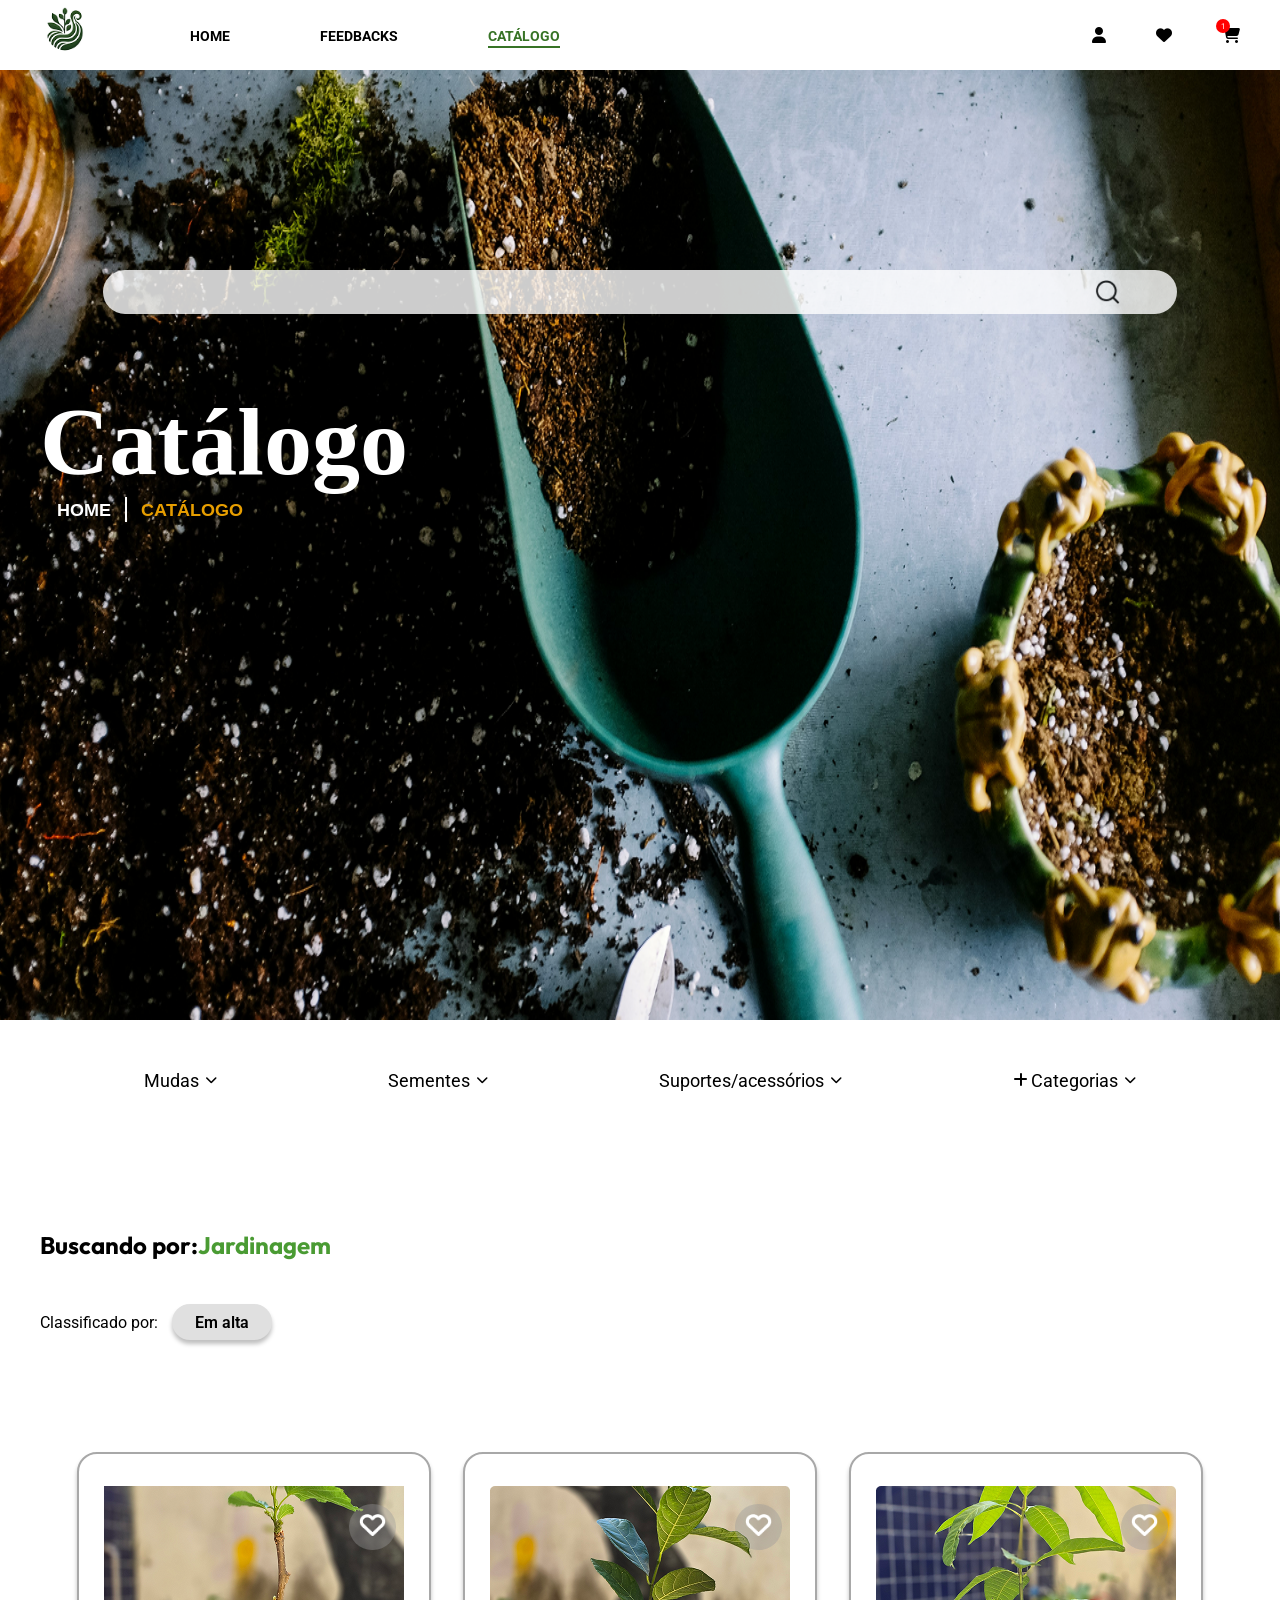
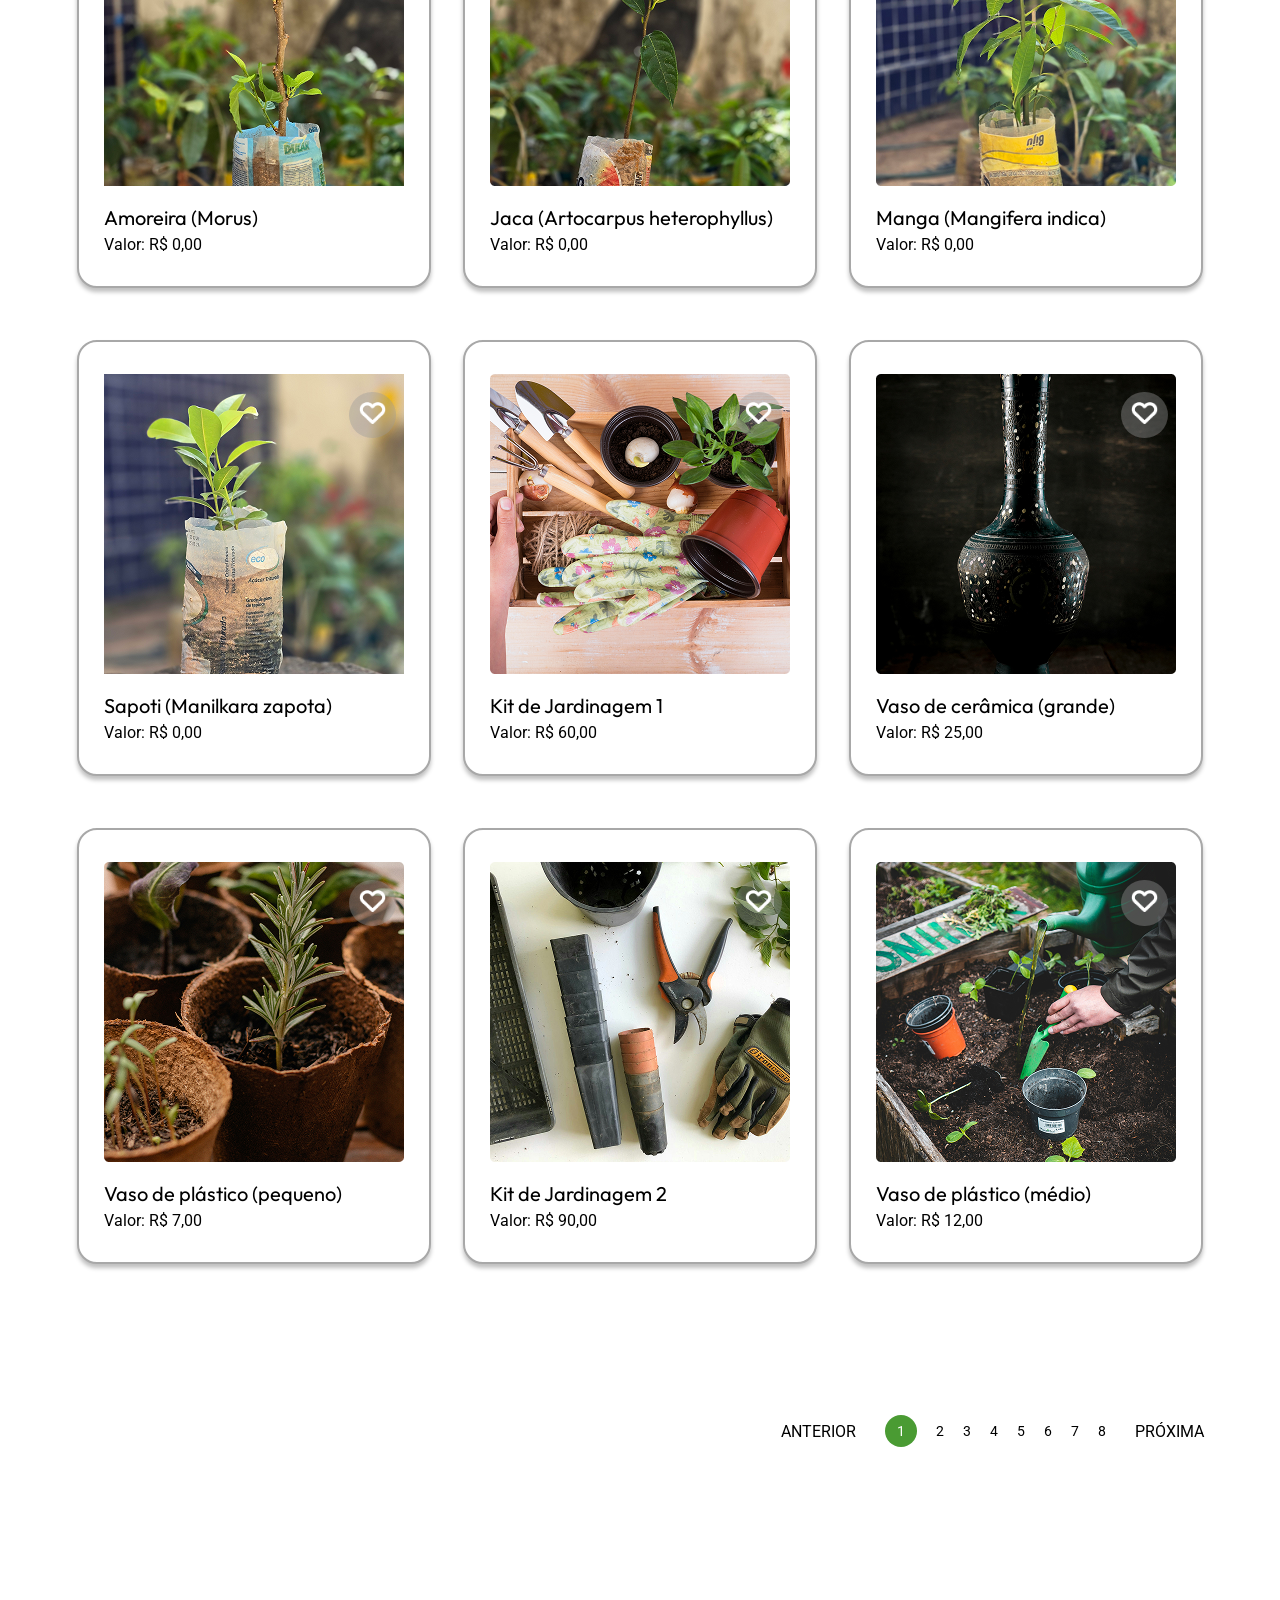
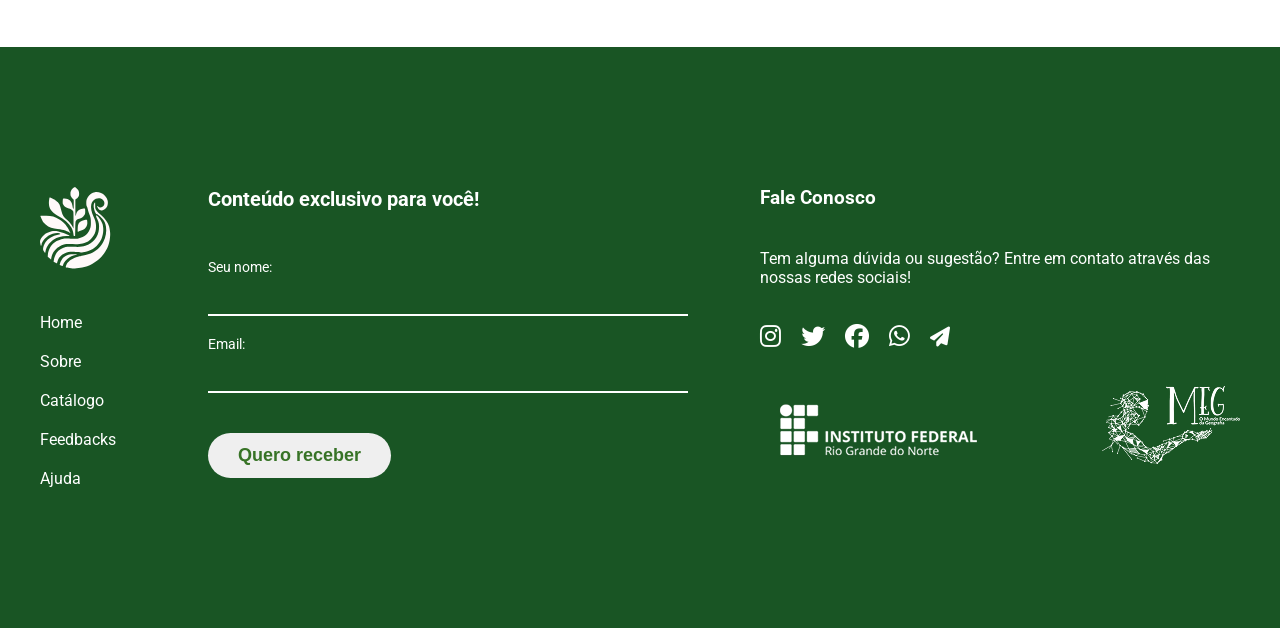
<file: assets/abas/catalogo/catalogo.html>
<!DOCTYPE html>
<html lang="pt-br">

<head>
    <meta charset="UTF-8">
    <meta name="viewport" content="width=device-width, initial-scale=1.0">
    <link rel="stylesheet" href="../../css/global.css">
    <link rel="stylesheet" href="assets/catalogo.css">
    <link rel="stylesheet" href="https://cdnjs.cloudflare.com/ajax/libs/font-awesome/6.7.2/css/all.min.css">

    <link rel="preconnect" href="https://fonts.googleapis.com">
    <link rel="preconnect" href="https://fonts.gstatic.com" crossorigin>
    <link
        href="https://fonts.googleapis.com/css2?family=Arimo:ital,wght@0,400..700;1,400..700&family=Inter:ital,opsz,wght@0,14..32,100..900;1,14..32,100..900&family=Lato:ital,wght@0,100;0,300;0,400;0,700;0,900;1,100;1,300;1,400;1,700;1,900&display=swap"
        rel="stylesheet">

    <link rel="preconnect" href="https://fonts.googleapis.com">
    <link rel="preconnect" href="https://fonts.gstatic.com" crossorigin>
    <link
        href="https://fonts.googleapis.com/css2?family=Arimo:ital,wght@0,400..700;1,400..700&family=Inter:ital,opsz,wght@0,14..32,100..900;1,14..32,100..900&family=Lato:ital,wght@0,100;0,300;0,400;0,700;0,900;1,100;1,300;1,400;1,700;1,900&family=Roboto:ital,wght@0,100..900;1,100..900&display=swap"
        rel="stylesheet">

    <link rel="preconnect" href="https://fonts.googleapis.com">
    <link rel="preconnect" href="https://fonts.gstatic.com" crossorigin>
    <link
        href="https://fonts.googleapis.com/css2?family=Arimo:ital,wght@0,400..700;1,400..700&family=Inter:ital,opsz,wght@0,14..32,100..900;1,14..32,100..900&family=Lato:ital,wght@0,100;0,300;0,400;0,700;0,900;1,100;1,300;1,400;1,700;1,900&family=Outfit:wght@100..900&family=Roboto:ital,wght@0,100..900;1,100..900&display=swap"
        rel="stylesheet">

    <link rel="icon" type="image/png" href="assets/img/favicon.ico">
    <title>ÉDEN - Catálogo</title>
</head>

<body>
    <header class="flex centralizar">
        <section class="container flex alinhar-extremidades centralizar-vertical">
            <div class="logo-e-nav flex centralizar">
                <figure>
                    <a href="../site-principal/site-principal.html"><img src="assets/img/logo-eden.png"
                            alt="logo-eden"></a>
                </figure>
                <nav class="navegacao">
                    <ul class="flex">
                        <li><a href="../site-principal/site-principal.html">HOME</a></li>
                        <li><a href="../feedback/feeback.html">FEEDBACKS</a></li>
                        <li><a href="../catalogo/catalogo.html">CATÁLOGO</a></li>
                    </ul>
                </nav>
            </div>
            <nav class="icons-navegacao flex">
                <ul class="flex">
                    <li><a href="#"><i class="fa-solid fa-user" style="color: #000000;"></i></a></li>
                    <li><a href="#"><i class="fa-solid fa-heart" style="color: #000000;"></i></a></li>
                    <li><a href="../carrinho-cheio/carrinho-cheio.html"><i class="fa-solid fa-cart-shopping"
                                style="color: #000000;"></i></a></li>
                </ul>
                <div class="notificacao-fundo centralizar flex">1</div>
            </nav>
        </section>
    </header>

    <main class="flex centralizar coluna">
        <div class="imagem centralizar">
            <div class="barra-titulo flex coluna centralizar">
                <section class="container flex coluna alinhar-extremidades centralizar">
                    <div class="flex centralizar-horizontal">
                        <input type="text">
                    </div>
                    <section class="container flex centralizar-vertical">
                        <div class="aba flex coluna">
                            <div class="titulo">Catálogo</div>
                            <div class="sub-titulo flex centralizar-vertical">
                                <a href="../site-principal/site-principal.html" class="branco">HOME</a>
                                <span></span>
                                <a href="../catalogo/catalogo.html" class="amarelo">CATÁLOGO</a>
                            </div>
                        </div>
                    </section>
                </section>
            </div>
        </div>

        <section class="container">
            <div class="flex centralizar">
                <div class="filtros flex centralizar-vertical alinhar-extremidades">
                    <div class="flex centralizar-vertical">
                        <h1>Mudas</h1>
                        <i class="fa-solid fa-chevron-down fa-xs"></i>
                    </div>
                    <div class="flex centralizar-vertical">
                        <h1>Sementes</h1>
                        <i class="fa-solid fa-chevron-down fa-xs"></i>
                    </div>
                    <div class="flex centralizar-vertical">
                        <h1>Suportes/acessórios</h1>
                        <i class="fa-solid fa-chevron-down fa-xs"></i>
                    </div>
                    <div class="flex centralizar-vertical">
                        <div class="icone">
                            <i class="fa-solid fa-plus"></i>
                        </div>
                        <h1>Categorias</h1>
                        <i class="fa-solid fa-chevron-down fa-xs"></i>
                    </div>
                </div>
            </div>

            <div class="busca flex esquerda coluna">
                <strong class="flex">Buscando por: <div class="verde">Jardinagem</div></strong>
                <div class="categoria flex centralizar-vertical">
                    <h1>Classificado por:</h1>
                    <div class="flex centralizar">
                        <h1>Em alta</h1>
                    </div>
                </div>
            </div>

            <div class="paginas-plantas flex coluna">
                <div class="plantas flex centralizar alinhar-extremidades">
                    <div class="planta flex centralizar coluna">
                        <div class="card flex esquerda coluna">
                            <figure>
                                <img src="assets/img/muda-amora.png" alt="">
                                <div>
                                    <a href="../detalhes-planta/detalhes-planta.html">
                                        <img src="assets/img/coracao.png" alt="">
                                    </a>
                                </div>
                            </figure>
                            <div class="info flex coluna">
                                <div class="nome">Amoreira (Morus)</div>
                                <div class="preco">Valor: R$ 0,00</div>
                            </div>
                        </div>
                    </div>
                    <div class="planta flex centralizar coluna">
                        <div class="card flex esquerda coluna">
                            <figure>
                                <img src="assets/img/muda-jaca.png" alt="">
                                <div>
                                    <a href="">
                                        <img src="assets/img/coracao.png" alt="">
                                    </a>
                                </div>
                            </figure>
                            <div class="info flex coluna">
                                <div class="nome">Jaca (Artocarpus heterophyllus)</div>
                                <div class="preco">Valor: R$ 0,00</div>
                            </div>
                        </div>
                    </div>
                    <div class="planta flex centralizar coluna">
                        <div class="card flex esquerda coluna">
                            <figure>
                                <img src="assets/img/muda-manga.png" alt="">
                                <div>
                                    <a href="">
                                        <img src="assets/img/coracao.png" alt="">
                                    </a>
                                </div>
                            </figure>
                            <div class="info flex coluna">
                                <div class="nome">Manga (Mangifera indica)</div>
                                <div class="preco">Valor: R$ 0,00</div>
                            </div>
                        </div>
                    </div>
                    <div class="planta flex centralizar coluna">
                        <div class="card flex esquerda coluna">
                            <figure>
                                <img src="assets/img/muda-sapoti.png" alt="">
                                <div>
                                    <a href="">
                                        <img src="assets/img/coracao.png" alt="">
                                    </a>
                                </div>
                            </figure>
                            <div class="info flex coluna">
                                <div class="nome">Sapoti (Manilkara zapota)</div>
                                <div class="preco">Valor: R$ 0,00</div>
                            </div>
                        </div>
                    </div>
                    <div class="planta flex centralizar coluna">
                        <div class="card flex esquerda coluna">
                            <figure>
                                <img src="assets/img/kit1.png" alt="">
                                <div>
                                    <a href="">
                                        <img src="assets/img/coracao.png" alt="">
                                    </a>
                                </div>
                            </figure>
                            <div class="info flex coluna">
                                <div class="nome">Kit de Jardinagem 1</div>
                                <div class="preco">Valor: R$ 60,00</div>
                            </div>
                        </div>
                    </div>
                    <div class="planta flex centralizar coluna">
                        <div class="card flex esquerda coluna">
                            <figure>
                                <img src="assets/img/vaso-grande.png" alt="">
                                <div>
                                    <a href="">
                                        <img src="assets/img/coracao.png" alt="">
                                    </a>
                                </div>
                            </figure>
                            <div class="info flex coluna">
                                <div class="nome">Vaso de cerâmica (grande)</div>
                                <div class="preco">Valor: R$ 25,00</div>
                            </div>
                        </div>
                    </div>
                    <div class="planta flex centralizar coluna">
                        <div class="card flex esquerda coluna">
                            <figure>
                                <img src="assets/img/vaso-pequeno.png" alt="">
                                <div>
                                    <a href="">
                                        <img src="assets/img/coracao.png" alt="">
                                    </a>
                                </div>
                            </figure>
                            <div class="info flex coluna">
                                <div class="nome">Vaso de plástico (pequeno) </div>
                                <div class="preco">Valor: R$ 7,00</div>
                            </div>
                        </div>
                    </div>
                    <div class="planta flex centralizar coluna">
                        <div class="card flex esquerda coluna">
                            <figure>
                                <img src="assets/img/kit2.png" alt="">
                                <div>
                                    <a href="">
                                        <img src="assets/img/coracao.png" alt="">
                                    </a>
                                </div>
                            </figure>
                            <div class="info flex coluna">
                                <div class="nome">Kit de Jardinagem 2</div>
                                <div class="preco">Valor: R$ 90,00</div>
                            </div>
                        </div>
                    </div>
                    <div class="planta flex centralizar coluna">
                        <div class="card flex esquerda coluna">
                            <figure>
                                <img src="assets/img/vaso-medio.png" alt="">
                                <div>
                                    <a href="">
                                        <img src="assets/img/coracao.png" alt="">
                                    </a>
                                </div>
                            </figure>
                            <div class="info flex coluna">
                                <div class="nome">Vaso de plástico (médio)</div>
                                <div class="preco">Valor: R$ 12,00</div>
                            </div>
                        </div>
                    </div>
                </div>

                <div class="paginador flex">
                    <div class="paginas flex centralizar-vertical direita">
                        <a class="maior">ANTERIOR</a>
                        <div class="numeros flex centralizar">
                            <a>1</a>
                            <a>2</a>
                            <a>3</a>
                            <a>4</a>
                            <a>5</a>
                            <a>6</a>
                            <a>7</a>
                            <a>8</a>
                        </div>
                        <a class="maior">PRÓXIMA</a>
                    </div>
                </div>
            </div>
        </section>
    </main>

    <footer class="flex coluna centralizar">
        <section class="container flex alinhar-extremidades">
            <section class="left flex coluna">
                <figure>
                    <a href="site-principal.html"><img src="assets/img/logo-eden-branco.svg" alt="Logo-eden"></a>
                </figure>
                <nav>
                    <ul class="flex coluna">
                        <li><a href="#">Home</a></li>
                        <li><a href="../saiba-mais/saiba-mais.html">Sobre</a></li>
                        <li><a href="../catalogo/catalogo.html">Catálogo</a></li>
                        <li><a href="../feedback/feeback.html">Feedbacks</a></li>
                        <li><a href="#">Ajuda</a></li>
                    </ul>
                </nav>
            </section>
            <section class="middle flex coluna">
                <h2>Conteúdo exclusivo para você!</h2>
                <form action="#" class="flex coluna">
                    <fieldset class="flex coluna">
                        <div class="flex coluna">
                            <label for="nome">Seu nome:</label>
                            <input type="text" name="nome" id="nome" required>
                        </div>

                        <div class="flex coluna">
                            <label for="email">Email:</label>
                            <input type="email" name="email" id="email" required>
                        </div>
                    </fieldset>
                    <fieldset class="flex">
                        <button type="submit">Quero receber</button>
                    </fieldset>
                </form>
            </section>
            <section class="right flex coluna">
                <div class="text-rede-social flex coluna">
                    <h3>Fale Conosco</h3>
                    <span>Tem alguma dúvida ou sugestão? Entre em contato através das nossas redes sociais!</span>
                    <div class="redes-sociais flex">
                        <a href="https://www.instagram.com/_projeto_eden_/" target="_blank"><i
                                class="fa-brands fa-instagram fa-xl" style="color: #ffffff;"></i></a>
                        <a href="#"><i class="fa-brands fa-twitter fa-xl" style="color: #ffffff;"></i></a>
                        <a href="#"><i class="fa-brands fa-facebook fa-xl" style="color: #ffffff;"></i></a>
                        <a href="#"><i class="fa-brands fa-whatsapp fa-xl" style="color: #ffffff;"></i></a>
                        <a href="#"><i class="fa-solid fa-paper-plane fa-lg" style="color: #ffffff;"></i></a>
                    </div>
                    <div class="logos flex alinhar-extremidades">
                        <figure><a href="https://portal.ifrn.edu.br" target="_blank"><img
                                    src="assets/img/logo-ifrn 1.png" alt="Logo-IFRN"></a></figure>
                        <figure><img src="assets/img/logo-meg.png" alt="Logo-MEG"></figure>
                    </div>
                </div>
            </section>
        </section>
    </footer>
</body>

</html>
</file>
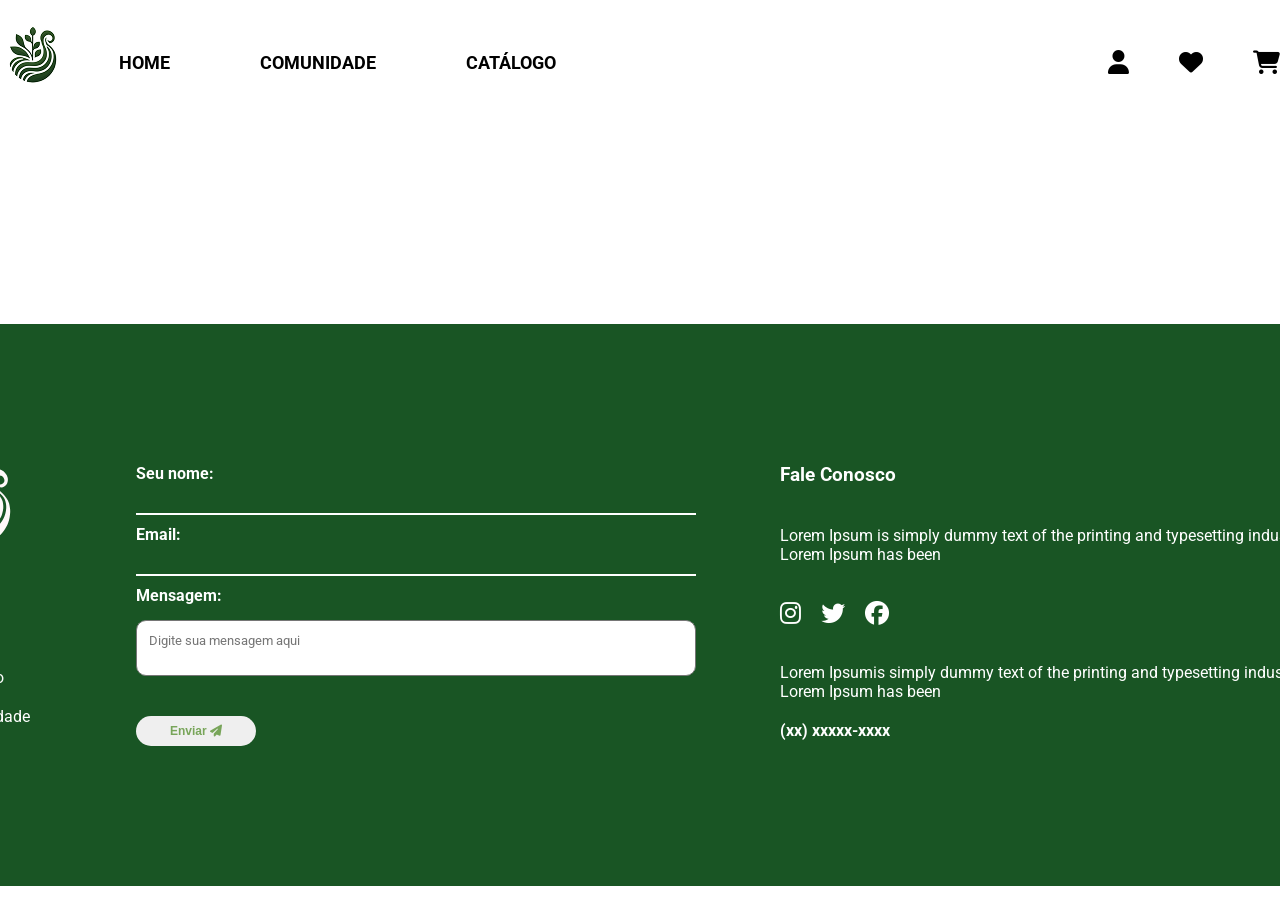
<file: assets/abas/compras/compras.html>
<!DOCTYPE html>
<html lang="pt-br">
<head>
    <meta charset="UTF-8">
    <meta name="viewport" content="width=device-width, initial-scale=1.0">
    <title>ÉDEN - Carrinhos de Compras</title>
    <link rel="stylesheet" href="assets/css/compras.css">
    <link rel="stylesheet" href="../../css/global.css">
    <link rel="stylesheet" href="https://cdnjs.cloudflare.com/ajax/libs/font-awesome/6.7.2/css/all.min.css">
</head>
<body>
    <header class="flex centralizar">    
        <section class="container flex alinhar-extremidades centralizar-vertical">
            <figure>
                <a href="../site-principal/site-principal.html"><img src="assets/imgs/logo-eden.png" alt="logo-eden"></a>
            </figure>
            <nav class="navegacao">
                <ul class="flex">
                    <li><a href="../site-principal/site-principal.html">HOME</a></li>
                    <li><a href="../comunidade/comunidade.html">COMUNIDADE</a></li>
                    <li><a href="../catalogo/catalogo.html">CATÁLOGO</a></li>
                </ul>
            </nav>
            <nav class="icons-navegacao flex">  
                <ul class="flex">
                    <li><a href="#"><i class="fa-solid fa-user fa-xl" style="color: #000000;"></i></a></li>
                    <li><a href="#"><i class="fa-solid fa-heart fa-xl" style="color: #000000;"></i></a></li>
                    <li><a href="#"><i class="fa-solid fa-cart-shopping fa-xl" style="color: #000000;"></i></a></li>
                </ul>
            </nav>
        </section>
    </header>

    <footer class="flex coluna centralizar">
        <section class="container flex alinhar-extremidades">
            <section class="left flex coluna">
                <figure>
                    <a href="../site-principal/site-principal.html"><img src="assets/imgs/logo-eden-branco.svg" alt="Logo-eden"></a>
                </figure>
                <nav>
                    <ul class="flex coluna">
                        <li><a href="../site-principal/site-principal.html">Home</a></li>
                        <li><a href="../saiba-mais/saiba-mais.html">Sobre</a></li>
                        <li><a href="../catalogo/catalogo.html">Catálogo</a></li>
                        <li><a href="../comunidade/comunidade.html">Comunidade</a></li>
                    </ul>
                </nav>
            </section>
            <section class="middle flex coluna">
                <form action="#" class="flex coluna">
                    <fieldset class="flex coluna">
                        <div class="flex coluna">
                            <label for="nome">Seu nome:</label>
                            <input type="text" name="nome" id="nome" required>
                        </div>
            
                        <div class="flex coluna">
                            <label  for="email">Email:</label>
                            <input type="email" name="email" id="email" required>
                        </div>
                        
                        <div class="flex coluna">
                            <label for="mensagem">Mensagem:</label>
                            <textarea name="mensagem" id="mensagem" placeholder="Digite sua mensagem aqui" required ></textarea>
                        </div>
                    </fieldset>
                    <fieldset class="flex coluna">
                        <button type="submit">Enviar <i class="fa-solid fa-paper-plane" style="color: #78a55a;"></i></button>
                    </fieldset>
                </form>
            </section>
            <section class="right flex coluna">
                <div class="text-rede-social flex coluna" >
                    <h3>Fale Conosco</h3>
                    <span>Lorem Ipsum is simply dummy text of the printing and typesetting industry. Lorem Ipsum has been </span>
                    <div class="redes-sociais flex">
                        <a href="https://www.instagram.com/_projeto_eden_/"><i class="fa-brands fa-instagram fa-xl" style="color: #ffffff;"></i></a>
                        <a href="#"><i class="fa-brands fa-twitter fa-xl" style="color: #ffffff;"></i></a>
                        <a href="#"><i class="fa-brands fa-facebook fa-xl" style="color: #ffffff;"></i></a>
                    </div>
                </div>
                <div class="text-celular flex coluna">
                    <span>Lorem Ipsumis simply dummy text of the printing and typesetting industry. Lorem Ipsum has been </span>
                    <strong>(xx) xxxxx-xxxx</strong>
                </div>
            </section>
        </section>
    </footer>
</body>
</html>
</file>
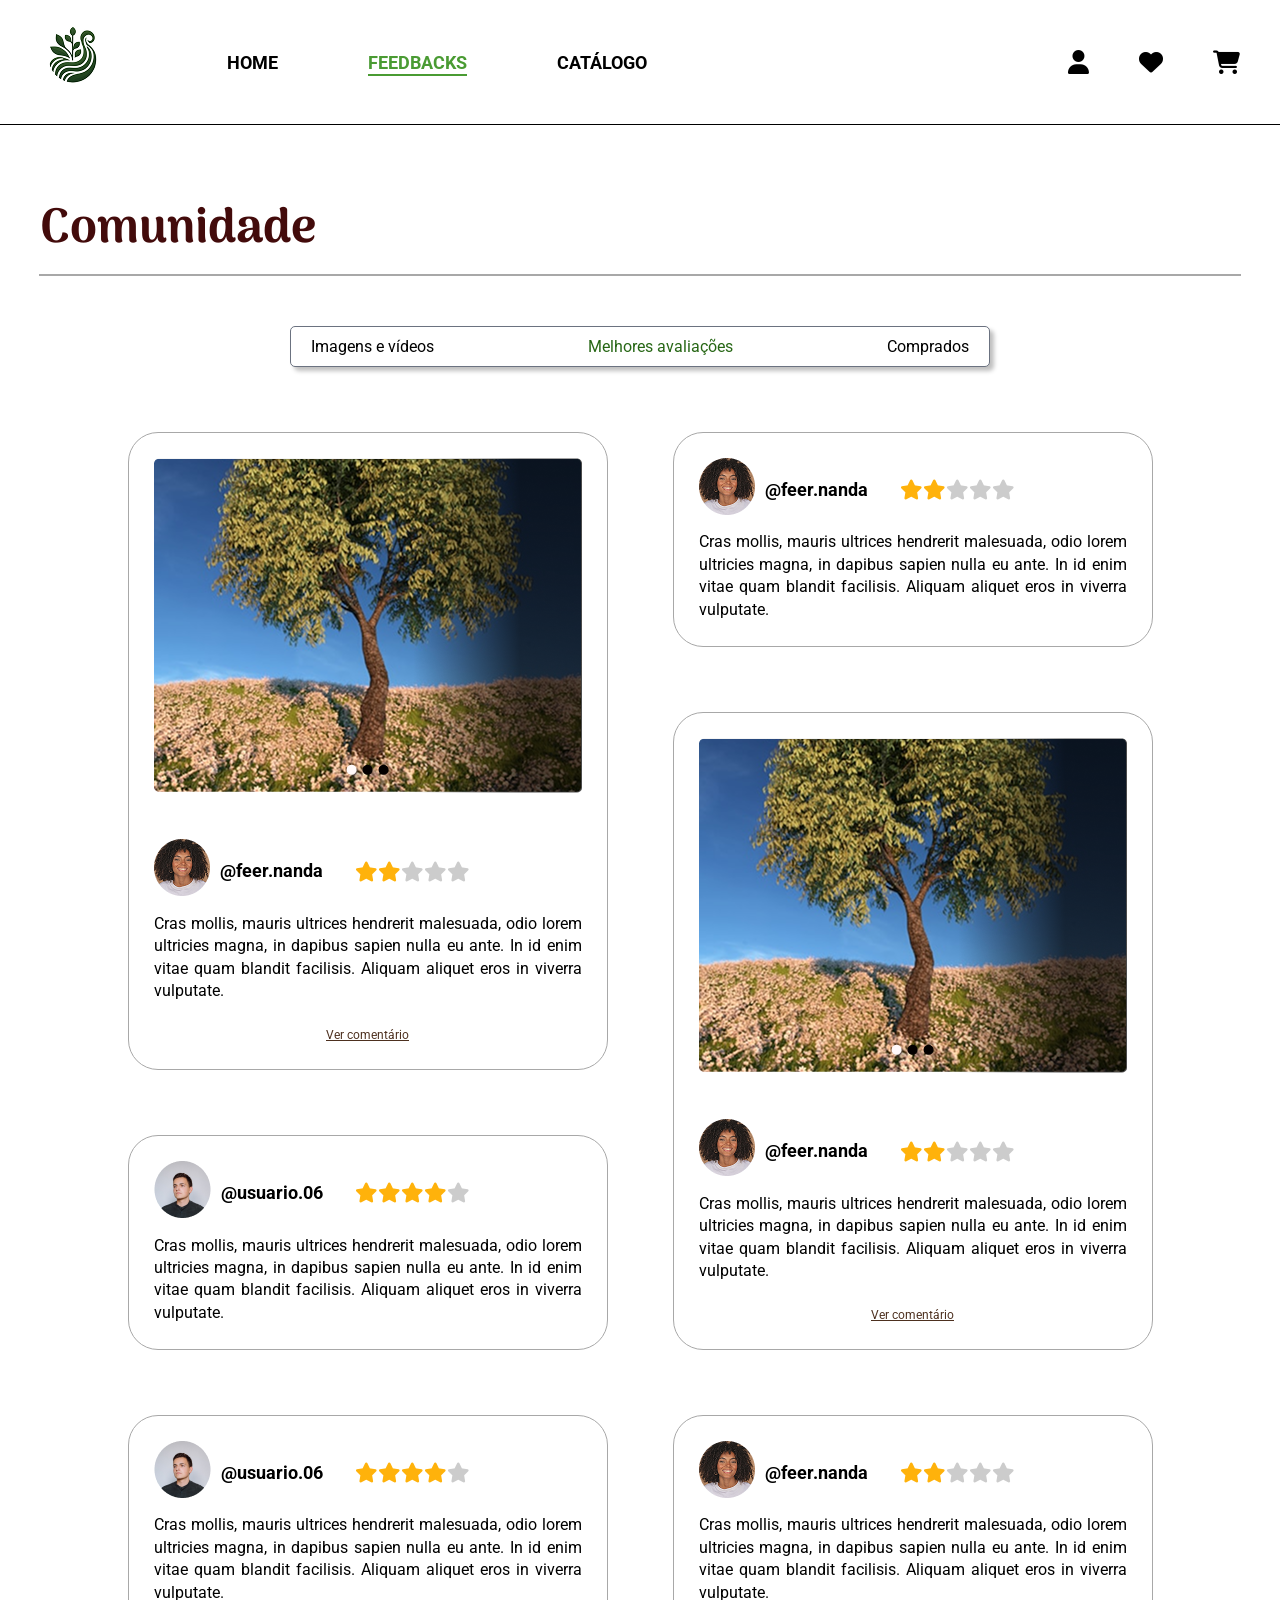
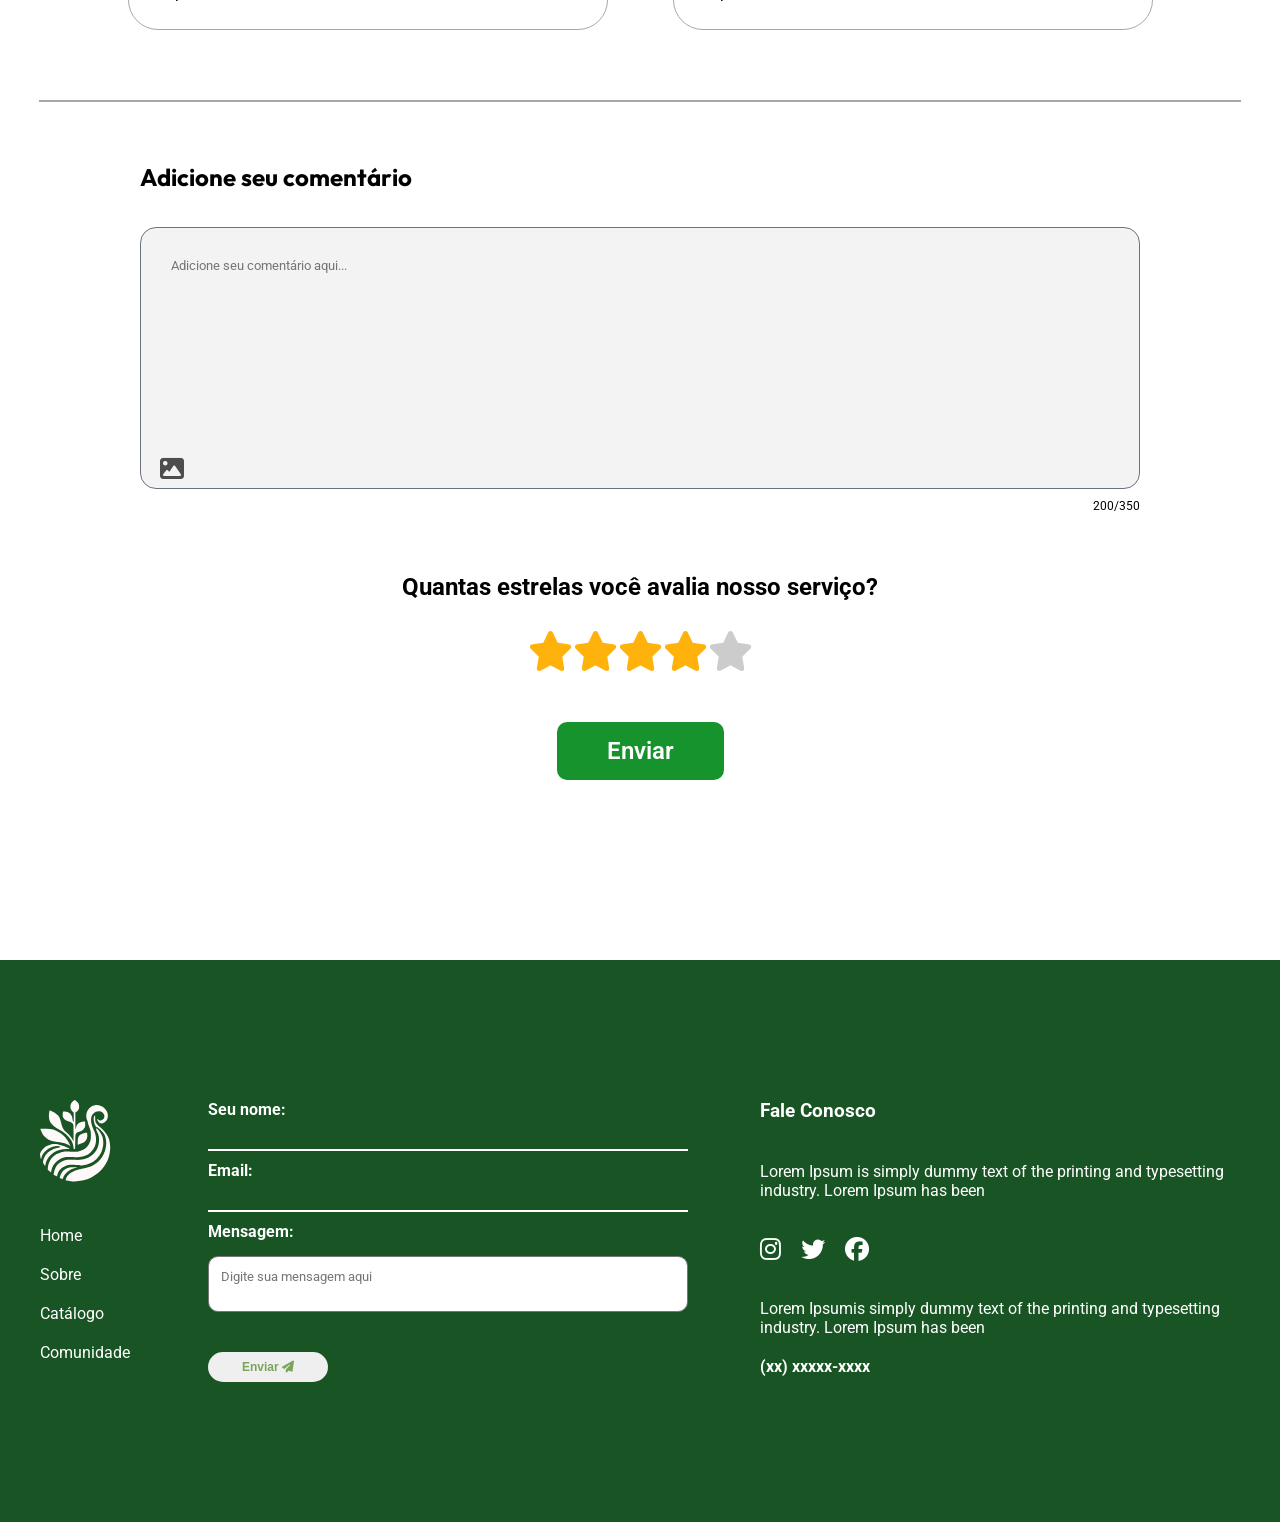
<file: assets/abas/comunidade/feeback.html>
<!DOCTYPE html>
<html lang="pt-br">
<head>
    <meta charset="UTF-8">
    <meta name="viewport" content="width=device-width, initial-scale=1.0">
    <title>ÉDEN - Feedback</title>
    <link rel="stylesheet" href="assets/css/feedback.css">
    <link rel="stylesheet" href="../../css/global.css">
    <link rel="stylesheet" href="https://cdnjs.cloudflare.com/ajax/libs/font-awesome/6.7.2/css/all.min.css">
</head>
<body>
    <header class="flex centralizar">    
        <section class="container flex alinhar-extremidades centralizar-vertical">
            <figure>
                <a href="../site-principal/site-principal.html"><img src="assets/imgs/logo-eden.png" alt="logo-eden"></a>
            </figure>
            <nav class="navegacao">
                <ul class="flex">
                    <li><a href="../site-principal/site-principal.html">HOME</a></li>
                    <li><a href="#">FEEDBACKS</a></li>
                    <li><a href="../catalogo/catalogo.html">CATÁLOGO</a></li>
                </ul>
            </nav>
            <nav class="icons-navegacao flex">  
                <ul class="flex">
                    <li><a href="#"><i class="fa-solid fa-user fa-xl" style="color: #000000;"></i></a></li>
                    <li><a href="#"><i class="fa-solid fa-heart fa-xl" style="color: #000000;"></i></a></li>
                    <li><a href="../carrinho-vazio/carrinho-vazio.html"><i class="fa-solid fa-cart-shopping fa-xl" style="color: #000000;"></i></a></li>
                </ul>
            </nav>
        </section>
    </header>
    <main class="flex coluna centralizar"> 
        <section class="container flex coluna centralizar">
            <h1>Comunidade</h1>
            <div class="linha"></div>
            <nav class="filtros flex centralizar">
                <ul class="flex alinhar-extremidades">
                    <li id="item1"><a href="#">Imagens e vídeos</a></li>
                    <li id="item2"><a href="#">Melhores avaliações</a></li>
                    <li id="item3"><a href="#">Comprados</a></li>
                </ul>
            </nav>
            <section class="container-avaliacao flex centralizar">
                <section class="container-avaliacao flex coluna centralizar">
                    <section class="card-com-foto card flex coluna">
                        <figure>
                            <img src="assets/imgs/avaliacao-arvore.png" alt="planta-avaliacao">
                        </figure>
                        <div class="comentario flex coluna">
                            <div class="usuario flex centralizar-vertical">
                                <div class="perfil flex centralizar-vertical">
                                    <figure>
                                        <img src="assets/imgs/perfil-1.png" alt="foto-perfil">
                                    </figure>
                                    <strong class="flex">@feer.nanda</strong>
                                </div>
                                <div class="estrelas flex">
                                    <i class="fa-solid fa-star fa-lg" style="color: #ffb20b;"></i>
                                    <i class="fa-solid fa-star fa-lg" style="color: #ffb20b;"></i>
                                    <i class="fa-solid fa-star fa-lg" style="color: #ccc;"></i>
                                    <i class="fa-solid fa-star fa-lg" style="color: #ccc;"></i>
                                    <i class="fa-solid fa-star fa-lg" style="color: #ccc;"></i>
                                </div>
                            </div>
                            <div class="texto flex coluna">
                                <p>Cras mollis, mauris ultrices hendrerit malesuada, odio lorem ultricies magna, in dapibus sapien nulla eu ante. In id enim vitae quam blandit facilisis. Aliquam aliquet eros in viverra vulputate.</p>
                                <div class="centralizar flex"><a href="../catalogo/catalogo.html">Ver comentário</a></div>
                            </div>
                        </div>
                    </section>
                    <section class="card-sem-foto card flex coluna">
                        <div class="comentario flex coluna">
                            <div class="usuario flex centralizar-vertical">
                                <div class="perfil flex centralizar-vertical">
                                    <figure>
                                        <img src="assets/imgs/perfil-2.png" alt="foto-perfil">
                                    </figure>
                                    <strong class="flex">@usuario.06</strong>
                                </div>
                                <div class="estrelas flex">
                                    <i class="fa-solid fa-star fa-lg" style="color: #ffb20b;"></i>
                                    <i class="fa-solid fa-star fa-lg" style="color: #ffb20b;"></i>  
                                    <i class="fa-solid fa-star fa-lg" style="color: #FFB20B;"></i>
                                    <i class="fa-solid fa-star fa-lg" style="color: #FFB20B;"></i>
                                    <i class="fa-solid fa-star fa-lg" style="color: #ccc;"></i>
                                </div>
                            </div>
                            <div class="texto flex coluna">
                                <p>Cras mollis, mauris ultrices hendrerit malesuada, odio lorem ultricies magna, in dapibus sapien nulla eu ante. In id enim vitae quam blandit facilisis. Aliquam aliquet eros in viverra vulputate.</p> 
                            </div>
                        </div>
                    </section>
                    <section class="card-sem-foto card flex coluna">
                        <div class="comentario flex coluna">
                            <div class="usuario flex centralizar-vertical">
                                <div class="perfil flex centralizar-vertical">
                                    <figure>
                                        <img src="assets/imgs/perfil-2.png" alt="foto-perfil">
                                    </figure>
                                    <strong class="flex">@usuario.06</strong>
                                </div>
                                <div class="estrelas flex">
                                    <i class="fa-solid fa-star fa-lg" style="color: #ffb20b;"></i>
                                    <i class="fa-solid fa-star fa-lg" style="color: #ffb20b;"></i>  
                                    <i class="fa-solid fa-star fa-lg" style="color: #FFB20B;"></i>
                                    <i class="fa-solid fa-star fa-lg" style="color: #FFB20B;"></i>
                                    <i class="fa-solid fa-star fa-lg" style="color: #ccc;"></i>
                                </div>
                            </div>
                            <div class="texto flex coluna">
                                <p>Cras mollis, mauris ultrices hendrerit malesuada, odio lorem ultricies magna, in dapibus sapien nulla eu ante. In id enim vitae quam blandit facilisis. Aliquam aliquet eros in viverra vulputate.</p> 
                            </div>
                        </div>
                    </section>
                </section>
                <section class="container-avaliacao flex coluna centralizar">
                    <section class="card-sem-foto card flex coluna">
                        <div class="comentario flex coluna">
                            <div class="usuario flex centralizar-vertical">
                                <div class="perfil flex centralizar-vertical">
                                    <figure>
                                        <img src="assets/imgs/perfil-1.png" alt="foto-perfil">
                                    </figure>
                                    <strong class="flex">@feer.nanda</strong>
                                </div>
                                <div class="estrelas flex">
                                    <i class="fa-solid fa-star fa-lg" style="color: #ffb20b;"></i>
                                    <i class="fa-solid fa-star fa-lg" style="color: #ffb20b;"></i>  
                                    <i class="fa-solid fa-star fa-lg" style="color: #ccc;"></i>
                                    <i class="fa-solid fa-star fa-lg" style="color: #ccc;"></i>
                                    <i class="fa-solid fa-star fa-lg" style="color: #ccc;"></i>
                                </div>
                            </div>
                            <div class="texto flex coluna">
                                <p>Cras mollis, mauris ultrices hendrerit malesuada, odio lorem ultricies magna, in dapibus sapien nulla eu ante. In id enim vitae quam blandit facilisis. Aliquam aliquet eros in viverra vulputate.</p> 
                            </div>
                        </div>
                    </section>
                    <section class="card-com-foto card flex coluna">
                        <figure>
                            <img src="assets/imgs/avaliacao-arvore.png" alt="planta-avaliacao">
                        </figure>
                        <div class="comentario flex coluna">
                            <div class="usuario flex centralizar-vertical">
                                <div class="perfil flex centralizar-vertical">
                                    <figure>
                                        <img src="assets/imgs/perfil-1.png" alt="foto-perfil">
                                    </figure>
                                    <strong class="flex">@feer.nanda</strong>
                                </div>
                                <div class="estrelas flex">
                                    <i class="fa-solid fa-star fa-lg" style="color: #ffb20b;"></i>
                                    <i class="fa-solid fa-star fa-lg" style="color: #ffb20b;"></i>
                                    <i class="fa-solid fa-star fa-lg" style="color: #ccc;"></i>
                                    <i class="fa-solid fa-star fa-lg" style="color: #ccc;"></i>
                                    <i class="fa-solid fa-star fa-lg" style="color: #ccc;"></i>
                                </div>
                            </div>
                            <div class="texto flex coluna">
                                <p>Cras mollis, mauris ultrices hendrerit malesuada, odio lorem ultricies magna, in dapibus sapien nulla eu ante. In id enim vitae quam blandit facilisis. Aliquam aliquet eros in viverra vulputate.</p>
                                <div class="centralizar flex"><a href="../catalogo/catalogo.html">Ver comentário</a></div>
                            </div>
                        </div>
                    </section>
                    <section class="card-sem-foto card flex coluna">
                        <div class="comentario flex coluna">
                            <div class="usuario flex centralizar-vertical">
                                <div class="perfil flex centralizar-vertical">
                                    <figure>
                                        <img src="assets/imgs/perfil-1.png" alt="foto-perfil">
                                    </figure>
                                    <strong class="flex">@feer.nanda</strong>
                                </div>
                                <div class="estrelas flex">
                                    <i class="fa-solid fa-star fa-lg" style="color: #ffb20b;"></i>
                                    <i class="fa-solid fa-star fa-lg" style="color: #ffb20b;"></i>  
                                    <i class="fa-solid fa-star fa-lg" style="color: #ccc;"></i>
                                    <i class="fa-solid fa-star fa-lg" style="color: #ccc;"></i>
                                    <i class="fa-solid fa-star fa-lg" style="color: #ccc;"></i>
                                </div>
                            </div>
                            <div class="texto flex coluna">
                                <p>Cras mollis, mauris ultrices hendrerit malesuada, odio lorem ultricies magna, in dapibus sapien nulla eu ante. In id enim vitae quam blandit facilisis. Aliquam aliquet eros in viverra vulputate.</p> 
                            </div>
                        </div>
                    </section>
                </section>
            </section>
            <div class="linha2"></div>
            <form action="#" class="flex coluna centralizar">            
                <section class="area-commitar flex coluna">
                    <h2>Adicione seu comentário</h2>
                    <textarea name="comentar" id="comentar" placeholder="Adicione seu comentário aqui..."></textarea>
                    <i class="fa-solid fa-image fa-xl" style="color: #4d4d4d;"></i>
                </section>
                <div class="limite">200/350</div>
                <h3 class="titulo-avalie">Quantas estrelas você avalia nosso serviço?</h3>
                <div class="flex avalie-servico">
                    <i class="fa-solid fa-star fa-2xl" style="color: #ffb20b;"></i>
                    <i class="fa-solid fa-star fa-2xl" style="color: #ffb20b;"></i>
                    <i class="fa-solid fa-star fa-2xl" style="color: #ffb20b;"></i>
                    <i class="fa-solid fa-star fa-2xl" style="color: #ffb20b;"></i>
                    <i class="fa-solid fa-star fa-2xl" style="color: #ccc;"></i>
                </div>
                <button type="submit" class="enviar">Enviar</button>
            </form>
        </section>
    </main> 
    <footer class="flex coluna centralizar">
        <section class="container flex alinhar-extremidades">
            <section class="left flex coluna">
                <figure>
                    <a href="../site-principal/site-principal.html"><img src="assets/imgs/logo-eden-branco.svg" alt="Logo-eden"></a>
                </figure>
                <nav>
                    <ul class="flex coluna">
                        <li><a href="../site-principal/site-principal.html">Home</a></li>
                        <li><a href="../saiba-mais/saiba-mais.html">Sobre</a></li>
                        <li><a href="../catalogo/catalogo.html">Catálogo</a></li>
                        <li><a href="../comunidade/comunidade.html">Comunidade</a></li>
                    </ul>
                </nav>
            </section>
            <section class="middle flex coluna">
                <form action="#" class="flex coluna">
                    <fieldset class="flex coluna">
                        <div class="flex coluna">
                            <label for="nome">Seu nome:</label>
                            <input type="text" name="nome" id="nome" required>
                        </div>
            
                        <div class="flex coluna">
                            <label  for="email">Email:</label>
                            <input type="email" name="email" id="email" required>
                        </div>
                        
                        <div class="flex coluna">
                            <label for="mensagem">Mensagem:</label>
                            <textarea name="mensagem" id="mensagem" placeholder="Digite sua mensagem aqui" required ></textarea>
                        </div>
                    </fieldset>
                    <fieldset class="flex coluna">
                        <button type="submit">Enviar <i class="fa-solid fa-paper-plane" style="color: #78a55a;"></i></button>
                    </fieldset>
                </form>
            </section>
            <section class="right flex coluna">
                <div class="text-rede-social flex coluna" >
                    <h3>Fale Conosco</h3>
                    <span>Lorem Ipsum is simply dummy text of the printing and typesetting industry. Lorem Ipsum has been </span>
                    <div class="redes-sociais flex">
                        <a href="https://www.instagram.com/_projeto_eden_/"><i class="fa-brands fa-instagram fa-xl" style="color: #ffffff;"></i></a>
                        <a href="#"><i class="fa-brands fa-twitter fa-xl" style="color: #ffffff;"></i></a>
                        <a href="#"><i class="fa-brands fa-facebook fa-xl" style="color: #ffffff;"></i></a>
                    </div>
                </div>
                <div class="text-celular flex coluna">
                    <span>Lorem Ipsumis simply dummy text of the printing and typesetting industry. Lorem Ipsum has been </span>
                    <strong>(xx) xxxxx-xxxx</strong>
                </div>
            </section>
        </section>
    </footer>
</body>
</html>
</file>
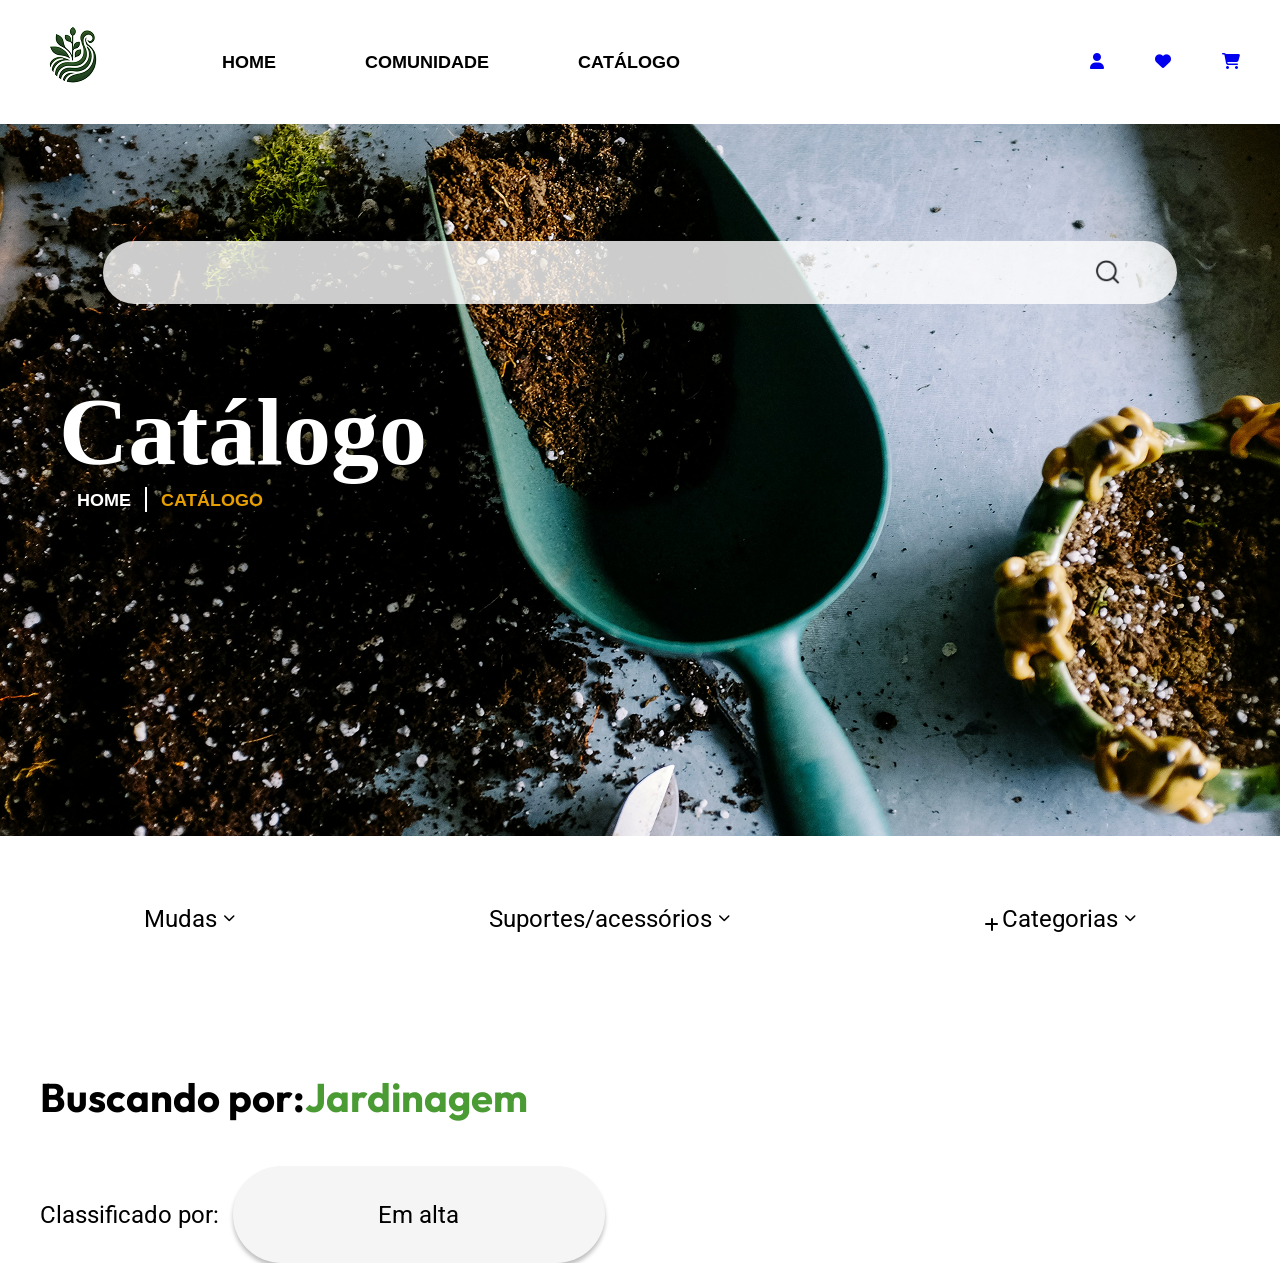
<file: assets/abas/feedback/catalogo.html>
<!DOCTYPE html>
<html lang="en">

<head>
    <meta charset="UTF-8">
    <meta name="viewport" content="width=device-width, initial-scale=1.0">
    <link rel="stylesheet" href="../../css/global.css">
    <link rel="stylesheet" href="assets/catalogo.css">
    <link rel="stylesheet" href="https://cdnjs.cloudflare.com/ajax/libs/font-awesome/6.7.2/css/all.min.css">

    <link rel="preconnect" href="https://fonts.googleapis.com">
    <link rel="preconnect" href="https://fonts.gstatic.com" crossorigin>
    <link
        href="https://fonts.googleapis.com/css2?family=Arimo:ital,wght@0,400..700;1,400..700&family=Inter:ital,opsz,wght@0,14..32,100..900;1,14..32,100..900&family=Lato:ital,wght@0,100;0,300;0,400;0,700;0,900;1,100;1,300;1,400;1,700;1,900&display=swap"
        rel="stylesheet">

    <link rel="preconnect" href="https://fonts.googleapis.com">
    <link rel="preconnect" href="https://fonts.gstatic.com" crossorigin>
    <link
        href="https://fonts.googleapis.com/css2?family=Arimo:ital,wght@0,400..700;1,400..700&family=Inter:ital,opsz,wght@0,14..32,100..900;1,14..32,100..900&family=Lato:ital,wght@0,100;0,300;0,400;0,700;0,900;1,100;1,300;1,400;1,700;1,900&family=Roboto:ital,wght@0,100..900;1,100..900&display=swap"
        rel="stylesheet">

    <link rel="preconnect" href="https://fonts.googleapis.com">
    <link rel="preconnect" href="https://fonts.gstatic.com" crossorigin>
    <link
        href="https://fonts.googleapis.com/css2?family=Arimo:ital,wght@0,400..700;1,400..700&family=Inter:ital,opsz,wght@0,14..32,100..900;1,14..32,100..900&family=Lato:ital,wght@0,100;0,300;0,400;0,700;0,900;1,100;1,300;1,400;1,700;1,900&family=Outfit:wght@100..900&family=Roboto:ital,wght@0,100..900;1,100..900&display=swap"
        rel="stylesheet">
    <title>ÉDEN - Catálogo</title>
</head>

<body class="flex coluna centralizar">

    <section class="container flex centralizar coluna">
        <header>
            <div class="flex centralizar-vertical alinhar-extremidades">
                <figure>
                    <img src="assets/img/logo-eden.png" href="../site-principal/site-principal.html" alt="">
                </figure>
                <div class="flex centralizar-vertical">
                    <nav>
                        <ul class="flex">
                            <li class="flex coluna">
                                <a href="../site-principal/site-principal.html">HOME</a>
                            </li>
                            <li>
                                <a href="../comunidade/comunidade.html">COMUNIDADE</a>
                            </li>
                            <li>
                                <a href="#">CATÁLOGO</a>
                            </li>
                        </ul>
                    </nav>
                    <menu class="flex">
                        <li>
                            <a href="#">
                                <i class="fa-solid fa-user"></i>
                            </a>
                        </li>
                        <li>
                            <a href="#">
                                <i class="fa-solid fa-heart"></i>
                            </a>
                        </li>
                        <li>
                            <a href="../compras/compras.html">
                                <i class="fa-solid fa-cart-shopping"></i>
                            </a>
                        </li>
                    </menu>
                </div>
            </div>
        </header>

        <div class="imagem">
            <div class="flex centralizar-horizontal">
                <input type="text">
            </div>
            <div class="aba flex coluna">
                <div class="titulo">Catálogo</div>
                <div class="sub-titulo flex centralizar-vertical">
                    <a href="../site-principal/site-principal.html" class="branco">HOME</a>
                    <span></span>
                    <a href="../catalogo/catalogo.html" class="amarelo">CATÁLOGO</a>
                </div>
            </div>
        </div>

        <main class="flex centralizar coluna">
            <div class="filtros flex centralizar-vertical alinhar-extremidades">
                <div class="flex centralizar-vertical">
                    <h1>Mudas</h1>
                    <i class="fa-solid fa-chevron-down fa-xs"></i>
                </div>
                <div class="flex centralizar-vertical">
                    <h1>Suportes/acessórios</h1>
                    <i class="fa-solid fa-chevron-down fa-xs"></i>
                </div>
                <div class="flex centralizar-vertical">
                    <i class="fa-solid fa-plus"></i>
                    <h1>Categorias</h1>
                    <i class="fa-solid fa-chevron-down fa-xs"></i>
                </div>
            </div>

            <div class="busca flex esquerda coluna">
                <strong class="flex">Buscando por:<div class="verde">Jardinagem</div></strong>
                <div class="categoria flex centralizar-vertical">
                    <h1>Classificado por:</h1>
                    <div class="flex centralizar">
                        <h1>Em alta</h1>
                    </div>
                </div>
            </div>
        </main>
    </section>
</body>

</html>
</file>
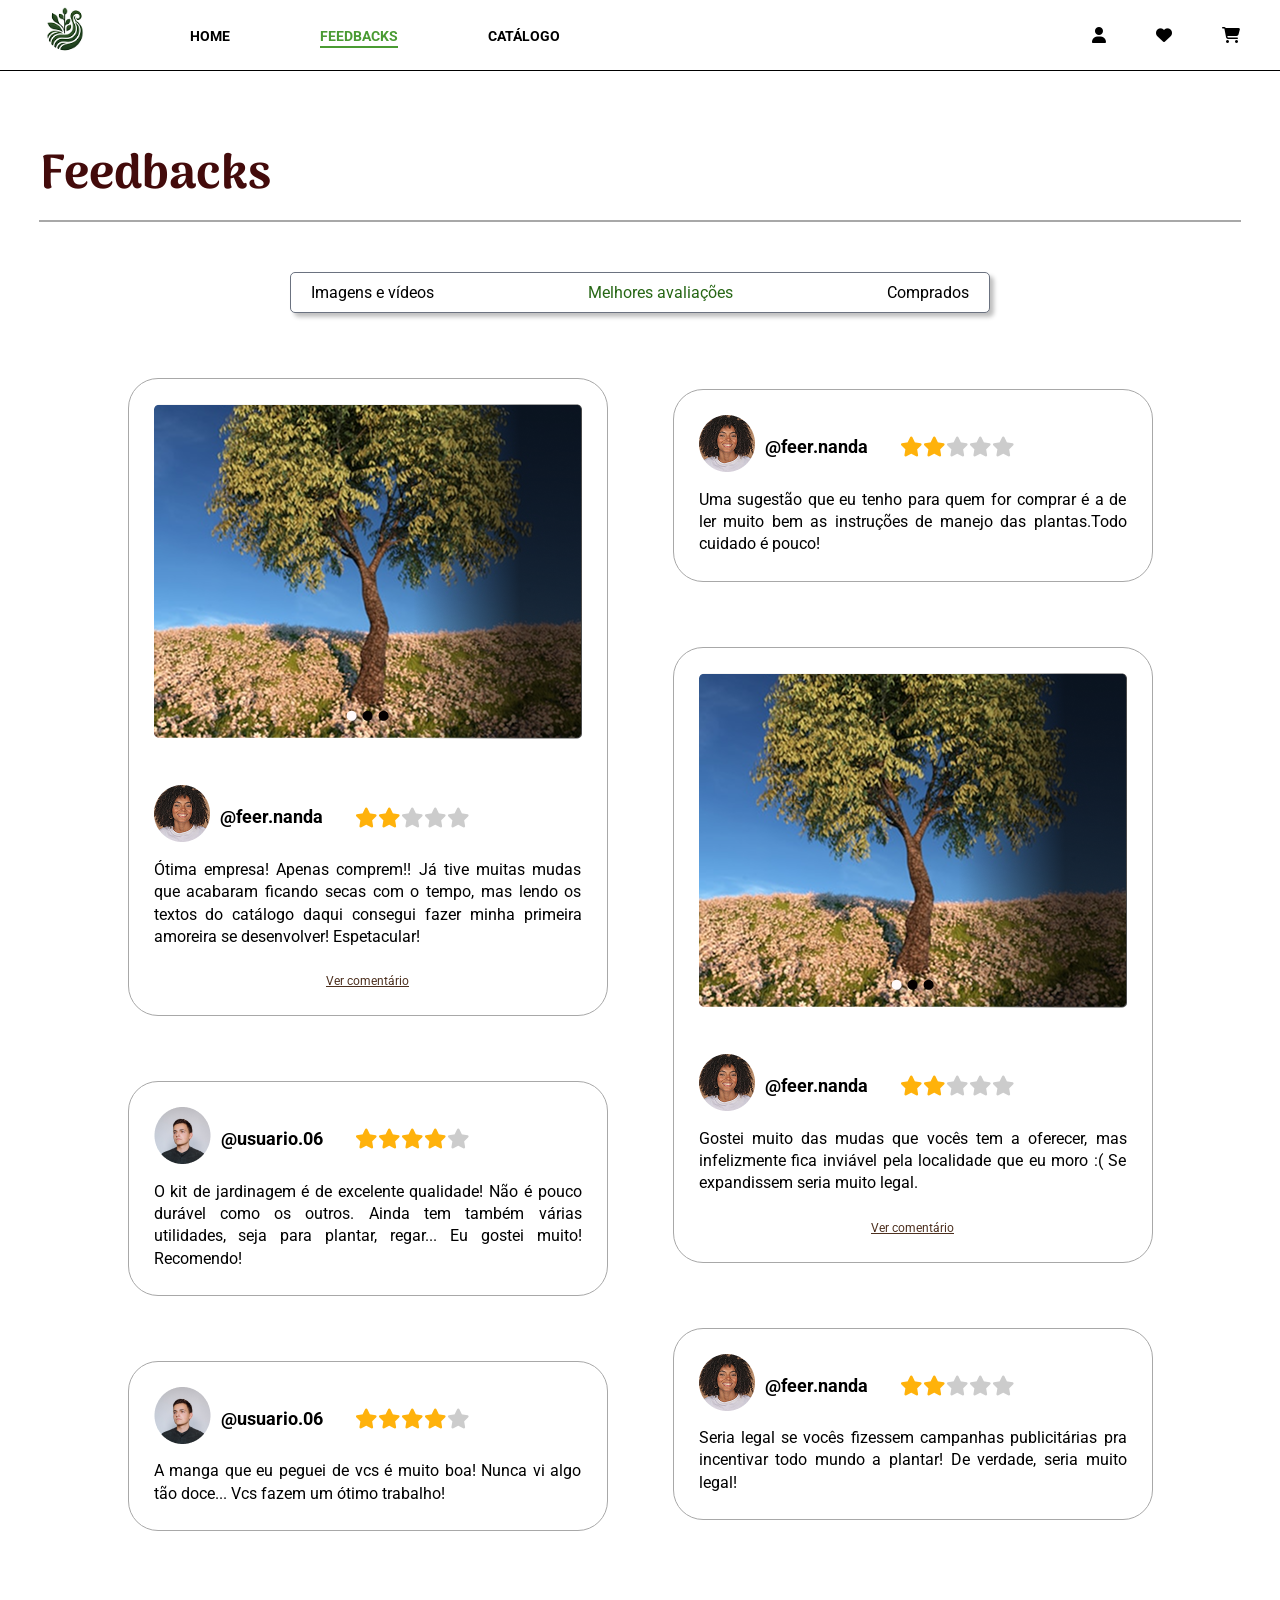
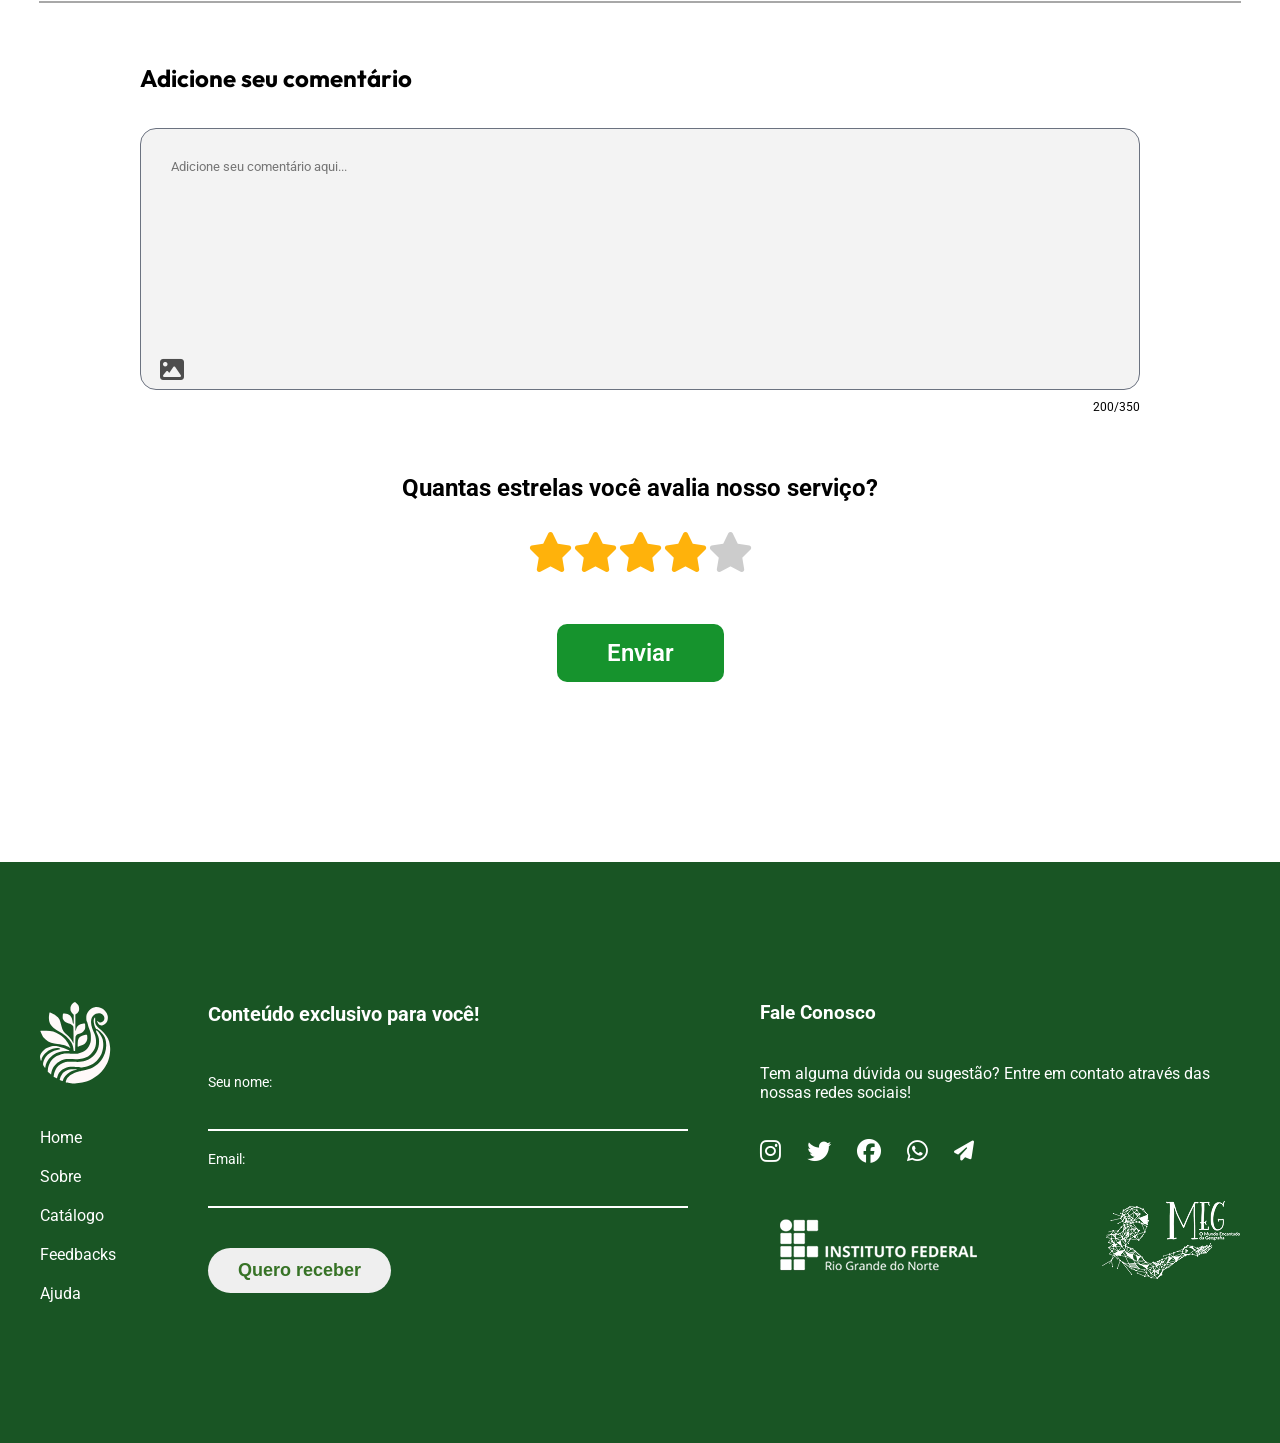
<file: assets/abas/feedback/feeback.html>
<!DOCTYPE html>
<html lang="pt-br">
<head>
    <meta charset="UTF-8">
    <meta name="viewport" content="width=device-width, initial-scale=1.0">
    <title>ÉDEN - Feedback</title>
    <link rel="stylesheet" href="assets/css/feedback.css">
    <link rel="stylesheet" href="../../css/global.css">
    <link rel="stylesheet" href="https://cdnjs.cloudflare.com/ajax/libs/font-awesome/6.7.2/css/all.min.css">

    <link rel="icon" type="image/png" href="assets/imgs/favicon.ico">
</head>
<body>
    <header class="flex centralizar">    
        <section class="container flex alinhar-extremidades centralizar-vertical">
            <div class="logo-e-nav flex centralizar">
                <figure>
                    <a href="../site-principal/site-principal.html"><img src="assets/imgs/logo-eden.png" alt="logo-eden"></a>
                </figure>
                <nav class="navegacao">
                    <ul class="flex">
                        <li><a href="../site-principal/site-principal.html">HOME</a></li>
                        <li><a href="../feedback/feeback.html">FEEDBACKS</a></li>
                        <li><a href="../catalogo/catalogo.html">CATÁLOGO</a></li>
                    </ul>
                </nav>
            </div>
            </nav>
            <nav class="icons-navegacao flex">  
                <ul class="flex">
                    <li><a href="#"><i class="fa-solid fa-user" style="color: #000000;"></i></a></li>
                    <li><a href="#"><i class="fa-solid fa-heart " style="color: #000000;"></i></a></li>
                    <li><a href="../carrinho-vazio/carrinho-vazio.html"><i class="fa-solid fa-cart-shopping" style="color: #000000;"></i></a></li>
                </ul>
            </nav>
        </section>
    </header>
    <main class="flex coluna centralizar"> 
        <section class="container flex coluna centralizar">
            <h1>Feedbacks</h1>
            <div class="linha"></div>
            <nav class="filtros flex centralizar">
                <ul class="flex alinhar-extremidades">
                    <li id="item1"><a href="#">Imagens e vídeos</a></li>
                    <li id="item2"><a href="#">Melhores avaliações</a></li>
                    <li id="item3"><a href="#">Comprados</a></li>
                </ul>
            </nav>
            <section class="container-avaliacao flex centralizar">
                <section class="container-avaliacao flex coluna centralizar">
                    <section class="card-com-foto card flex coluna">
                        <figure>
                            <img src="assets/imgs/avaliacao-arvore.png" alt="planta-avaliacao">
                        </figure>
                        <div class="comentario flex coluna">
                            <div class="usuario flex centralizar-vertical">
                                <div class="perfil flex centralizar-vertical">
                                    <figure>
                                        <img src="assets/imgs/perfil-1.png" alt="foto-perfil">
                                    </figure>
                                    <strong class="flex">@feer.nanda</strong>
                                </div>
                                <div class="estrelas flex">
                                    <i class="fa-solid fa-star fa-lg" style="color: #ffb20b;"></i>
                                    <i class="fa-solid fa-star fa-lg" style="color: #ffb20b;"></i>
                                    <i class="fa-solid fa-star fa-lg" style="color: #ccc;"></i>
                                    <i class="fa-solid fa-star fa-lg" style="color: #ccc;"></i>
                                    <i class="fa-solid fa-star fa-lg" style="color: #ccc;"></i>
                                </div>
                            </div>
                            <div class="texto flex coluna">
                                <p>Ótima empresa! Apenas comprem!! Já tive muitas mudas que acabaram ficando secas com o tempo, mas lendo os textos do catálogo daqui consegui fazer minha primeira amoreira se desenvolver! Espetacular!</p>
                                <div class="centralizar flex"><a href="../catalogo/catalogo.html">Ver comentário</a></div>
                            </div>
                        </div>
                    </section>
                    <section class="card-sem-foto card flex coluna">
                        <div class="comentario flex coluna">
                            <div class="usuario flex centralizar-vertical">
                                <div class="perfil flex centralizar-vertical">
                                    <figure>
                                        <img src="assets/imgs/perfil-2.png" alt="foto-perfil">
                                    </figure>
                                    <strong class="flex">@usuario.06</strong>
                                </div>
                                <div class="estrelas flex">
                                    <i class="fa-solid fa-star fa-lg" style="color: #ffb20b;"></i>
                                    <i class="fa-solid fa-star fa-lg" style="color: #ffb20b;"></i>  
                                    <i class="fa-solid fa-star fa-lg" style="color: #FFB20B;"></i>
                                    <i class="fa-solid fa-star fa-lg" style="color: #FFB20B;"></i>
                                    <i class="fa-solid fa-star fa-lg" style="color: #ccc;"></i>
                                </div>
                            </div>
                            <div class="texto flex coluna">
                                <p>O kit de jardinagem é de excelente qualidade! Não é pouco durável como os outros. Ainda  tem também várias utilidades, seja para plantar, regar... Eu gostei muito! Recomendo!</p> 
                            </div>
                        </div>
                    </section>
                    <section class="card-sem-foto card flex coluna">
                        <div class="comentario flex coluna">
                            <div class="usuario flex centralizar-vertical">
                                <div class="perfil flex centralizar-vertical">
                                    <figure>
                                        <img src="assets/imgs/perfil-2.png" alt="foto-perfil">
                                    </figure>
                                    <strong class="flex">@usuario.06</strong>
                                </div>
                                <div class="estrelas flex">
                                    <i class="fa-solid fa-star fa-lg" style="color: #ffb20b;"></i>
                                    <i class="fa-solid fa-star fa-lg" style="color: #ffb20b;"></i>  
                                    <i class="fa-solid fa-star fa-lg" style="color: #FFB20B;"></i>
                                    <i class="fa-solid fa-star fa-lg" style="color: #FFB20B;"></i>
                                    <i class="fa-solid fa-star fa-lg" style="color: #ccc;"></i>
                                </div>
                            </div>
                            <div class="texto flex coluna">
                                <p>A manga que eu peguei de vcs é muito boa! Nunca vi algo tão doce... Vcs fazem um ótimo trabalho!</p> 
                            </div>
                        </div>
                    </section>
                </section>
                <section class="container-avaliacao flex coluna centralizar">
                    <section class="card-sem-foto card flex coluna">
                        <div class="comentario flex coluna">
                            <div class="usuario flex centralizar-vertical">
                                <div class="perfil flex centralizar-vertical">
                                    <figure>
                                        <img src="assets/imgs/perfil-1.png" alt="foto-perfil">
                                    </figure>
                                    <strong class="flex">@feer.nanda</strong>
                                </div>
                                <div class="estrelas flex">
                                    <i class="fa-solid fa-star fa-lg" style="color: #ffb20b;"></i>
                                    <i class="fa-solid fa-star fa-lg" style="color: #ffb20b;"></i>  
                                    <i class="fa-solid fa-star fa-lg" style="color: #ccc;"></i>
                                    <i class="fa-solid fa-star fa-lg" style="color: #ccc;"></i>
                                    <i class="fa-solid fa-star fa-lg" style="color: #ccc;"></i>
                                </div>
                            </div>
                            <div class="texto flex coluna">
                                <p>Uma sugestão que eu tenho para quem for comprar é a de ler muito bem as instruções de manejo das plantas.Todo cuidado é pouco!</p> 
                            </div>
                        </div>
                    </section>
                    <section class="card-com-foto card flex coluna">
                        <figure>
                            <img src="assets/imgs/avaliacao-arvore.png" alt="planta-avaliacao">
                        </figure>
                        <div class="comentario flex coluna">
                            <div class="usuario flex centralizar-vertical">
                                <div class="perfil flex centralizar-vertical">
                                    <figure>
                                        <img src="assets/imgs/perfil-1.png" alt="foto-perfil">
                                    </figure>
                                    <strong class="flex">@feer.nanda</strong>
                                </div>
                                <div class="estrelas flex">
                                    <i class="fa-solid fa-star fa-lg" style="color: #ffb20b;"></i>
                                    <i class="fa-solid fa-star fa-lg" style="color: #ffb20b;"></i>
                                    <i class="fa-solid fa-star fa-lg" style="color: #ccc;"></i>
                                    <i class="fa-solid fa-star fa-lg" style="color: #ccc;"></i>
                                    <i class="fa-solid fa-star fa-lg" style="color: #ccc;"></i>
                                </div>
                            </div>
                            <div class="texto flex coluna">
                                <p>Gostei  muito das mudas que vocês tem a oferecer, mas infelizmente fica inviável pela localidade que eu moro :( Se expandissem seria muito legal.</p>
                                <div class="centralizar flex"><a href="../catalogo/catalogo.html">Ver comentário</a></div>
                            </div>
                        </div>
                    </section>
                    <section class="card-sem-foto card flex coluna">
                        <div class="comentario flex coluna">
                            <div class="usuario flex centralizar-vertical">
                                <div class="perfil flex centralizar-vertical">
                                    <figure>
                                        <img src="assets/imgs/perfil-1.png" alt="foto-perfil">
                                    </figure>
                                    <strong class="flex">@feer.nanda</strong>
                                </div>
                                <div class="estrelas flex">
                                    <i class="fa-solid fa-star fa-lg" style="color: #ffb20b;"></i>
                                    <i class="fa-solid fa-star fa-lg" style="color: #ffb20b;"></i>  
                                    <i class="fa-solid fa-star fa-lg" style="color: #ccc;"></i>
                                    <i class="fa-solid fa-star fa-lg" style="color: #ccc;"></i>
                                    <i class="fa-solid fa-star fa-lg" style="color: #ccc;"></i>
                                </div>
                            </div>
                            <div class="texto flex coluna">
                                <p>Seria legal se vocês fizessem campanhas publicitárias pra incentivar todo mundo a plantar! De verdade, seria muito legal!</p> 
                            </div>
                        </div>
                    </section>
                </section>
            </section>
            <div class="linha2"></div>
            <form action="#" class="flex coluna centralizar">            
                <section class="area-commitar flex coluna">
                    <h2>Adicione seu comentário</h2>
                    <textarea name="comentar" id="comentar" placeholder="Adicione seu comentário aqui..."></textarea>
                    <i class="fa-solid fa-image fa-xl" style="color: #4d4d4d;"></i>
                </section>
                <div class="limite">200/350</div>
                <h3 class="titulo-avalie">Quantas estrelas você avalia nosso serviço?</h3>
                <div class="flex avalie-servico">
                    <i class="fa-solid fa-star fa-2xl" style="color: #ffb20b;"></i>
                    <i class="fa-solid fa-star fa-2xl" style="color: #ffb20b;"></i>
                    <i class="fa-solid fa-star fa-2xl" style="color: #ffb20b;"></i>
                    <i class="fa-solid fa-star fa-2xl" style="color: #ffb20b;"></i>
                    <i class="fa-solid fa-star fa-2xl" style="color: #ccc;"></i>
                </div>
                <button type="submit" class="enviar">Enviar</button>
            </form>
        </section>
    </main> 
    <footer class="flex coluna centralizar">
        <section class="container flex alinhar-extremidades">
            <section class="left flex coluna">
                <figure>
                    <a href="../site-principal/site-principal.html"><img src="assets/imgs/logo-eden-branco.svg" alt="Logo-eden"></a>
                </figure>
                <nav>
                    <ul class="flex coluna">
                        <li><a href="../site-principal/site-principal.html">Home</a></li>
                        <li><a href="../saiba-mais/saiba-mais.html">Sobre</a></li>
                        <li><a href="../catalogo/catalogo.html">Catálogo</a></li>
                        <li><a href="#">Feedbacks</a></li>
                        <li><a href="#">Ajuda</a></li>
                    </ul>
                </nav>
            </section>
            <section class="middle flex coluna">
                <h2>Conteúdo exclusivo para você!</h2>
                <form action="#" class="flex coluna">
                    <fieldset class="flex coluna">
                        <div class="flex coluna">
                            <label for="nome">Seu nome:</label>
                            <input type="text" name="nome" id="nome" required>
                        </div>
            
                        <div class="flex coluna">
                            <label  for="email">Email:</label>
                            <input type="email" name="email" id="email" required>
                        </div>
                    </fieldset>
                    <fieldset class="flex">
                        <button type="submit">Quero receber</button>
                    </fieldset>
                </form>
            </section>
            <section class="right flex coluna">
                <div class="text-rede-social flex coluna" >
                    <h3>Fale Conosco</h3>
                    <span>Tem alguma dúvida ou sugestão? Entre em contato através das nossas redes sociais!</span>
                    <div class="redes-sociais flex">
                        <a href="https://www.instagram.com/_projeto_eden_/" target="_blank"><i class="fa-brands fa-instagram fa-xl" style="color: #ffffff;"></i></a>
                        <a href="#"><i class="fa-brands fa-twitter fa-xl" style="color: #ffffff;"></i></a>
                        <a href="#"><i class="fa-brands fa-facebook fa-xl" style="color: #ffffff;"></i></a>
                        <a href="#"><i class="fa-brands fa-whatsapp fa-xl" style="color: #ffffff;"></i></a>
                        <a href="#"><i class="fa-solid fa-paper-plane fa-lg" style="color: #ffffff;"></i></a>
                    </div>
                    <div class="logos flex alinhar-extremidades">
                        <figure><a href="https://portal.ifrn.edu.br" target="_blank"><img src="assets/imgs/logo-ifrn 1.png" alt="Logo-IFRN"></a></figure>
                        <figure><img src="assets/imgs/logo-meg.png" alt="Logo-MEG"></figure>
                    </div>
                </div>
            </section>
        </section>
    </footer>
</body>
</html>
</file>
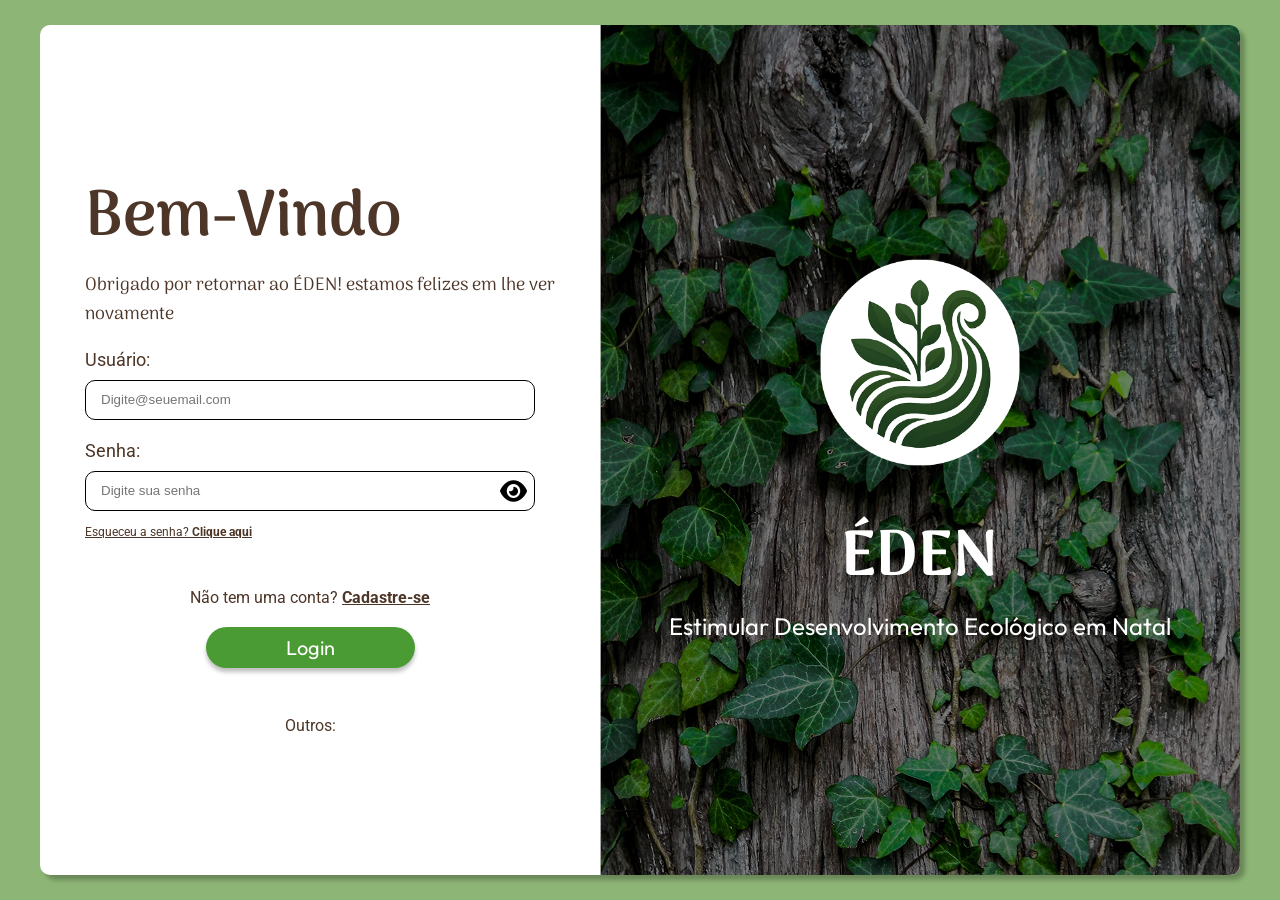
<file: assets/abas/login/login.html>
<!DOCTYPE html>
<html lang="pt-br">
<head>
    <meta charset="UTF-8">
    <meta http-equiv="X-UA-Compatible" content="IE=edge">
    <meta name="viewport" content="width=device-width, initial-scale=1.0">
    <title>ÉDEN - Login</title>
    <link rel="stylesheet" href="assets/css/login.css">
    <link rel="stylesheet" href="../../css/global.css">
    <link rel="stylesheet" href="https://cdnjs.cloudflare.com/ajax/libs/font-awesome/6.7.2/css/all.min.css">

    <link rel="icon" type="image/png" href="assets/imgs/favicon.ico">
</head>
<body class="flex centralizar">
    <section class="container flex">
        <section class="titulo-e-formulario flex coluna centralizar-horizontal">
            <div class="titulo flex coluna">
                <h2>Bem-Vindo</h2>
                <span>Obrigado por retornar ao ÉDEN! estamos felizes em lhe ver novamente</span>
            </div>
            <form action="../site-principal/site-principal.html" class="flex coluna">
                <fieldset class="flex coluna">
                    <div class="flex coluna">
                        <label for="nome">Usuário:</label>
                        <input type="email" id="usuario" name="usuario" placeholder="Digite@seuemail.com" required>
                    </div>
                    <div class="flex coluna senha">
                        <label for="senha">Senha:</label>
                        <input type="password" name="senha" id="senha" placeholder="Digite sua senha" required>
                        <i class="fa-solid fa-eye fa-xl"></i>
                        <div><a href="#">Esqueceu a senha? <strong>Clique aqui</strong></a></div>
                    </div>
                </fieldset>
                <fieldset class="flex centralizar coluna">
                    <div>Não tem uma conta? <a href="../cadastro/cadastro.html"><strong>Cadastre-se</strong></a></div>
                    <button type="submit">Login</button>
                </fieldset>
                <fieldset class="flex centralizar outros">
                    <div>Outros:</div>
                </fieldset>
            </form> 
        </section>
        <section class="fundo flex centralizar coluna">
            <img src="assets/imgs/logo-eden.png" alt="">
            <div class="flex coluna centralizar">
                <h1>ÉDEN</h1>
                <span>Estimular Desenvolvimento Ecológico em Natal</span>
            </div>
        </section>
    </section>
</body>
</html>
</file>
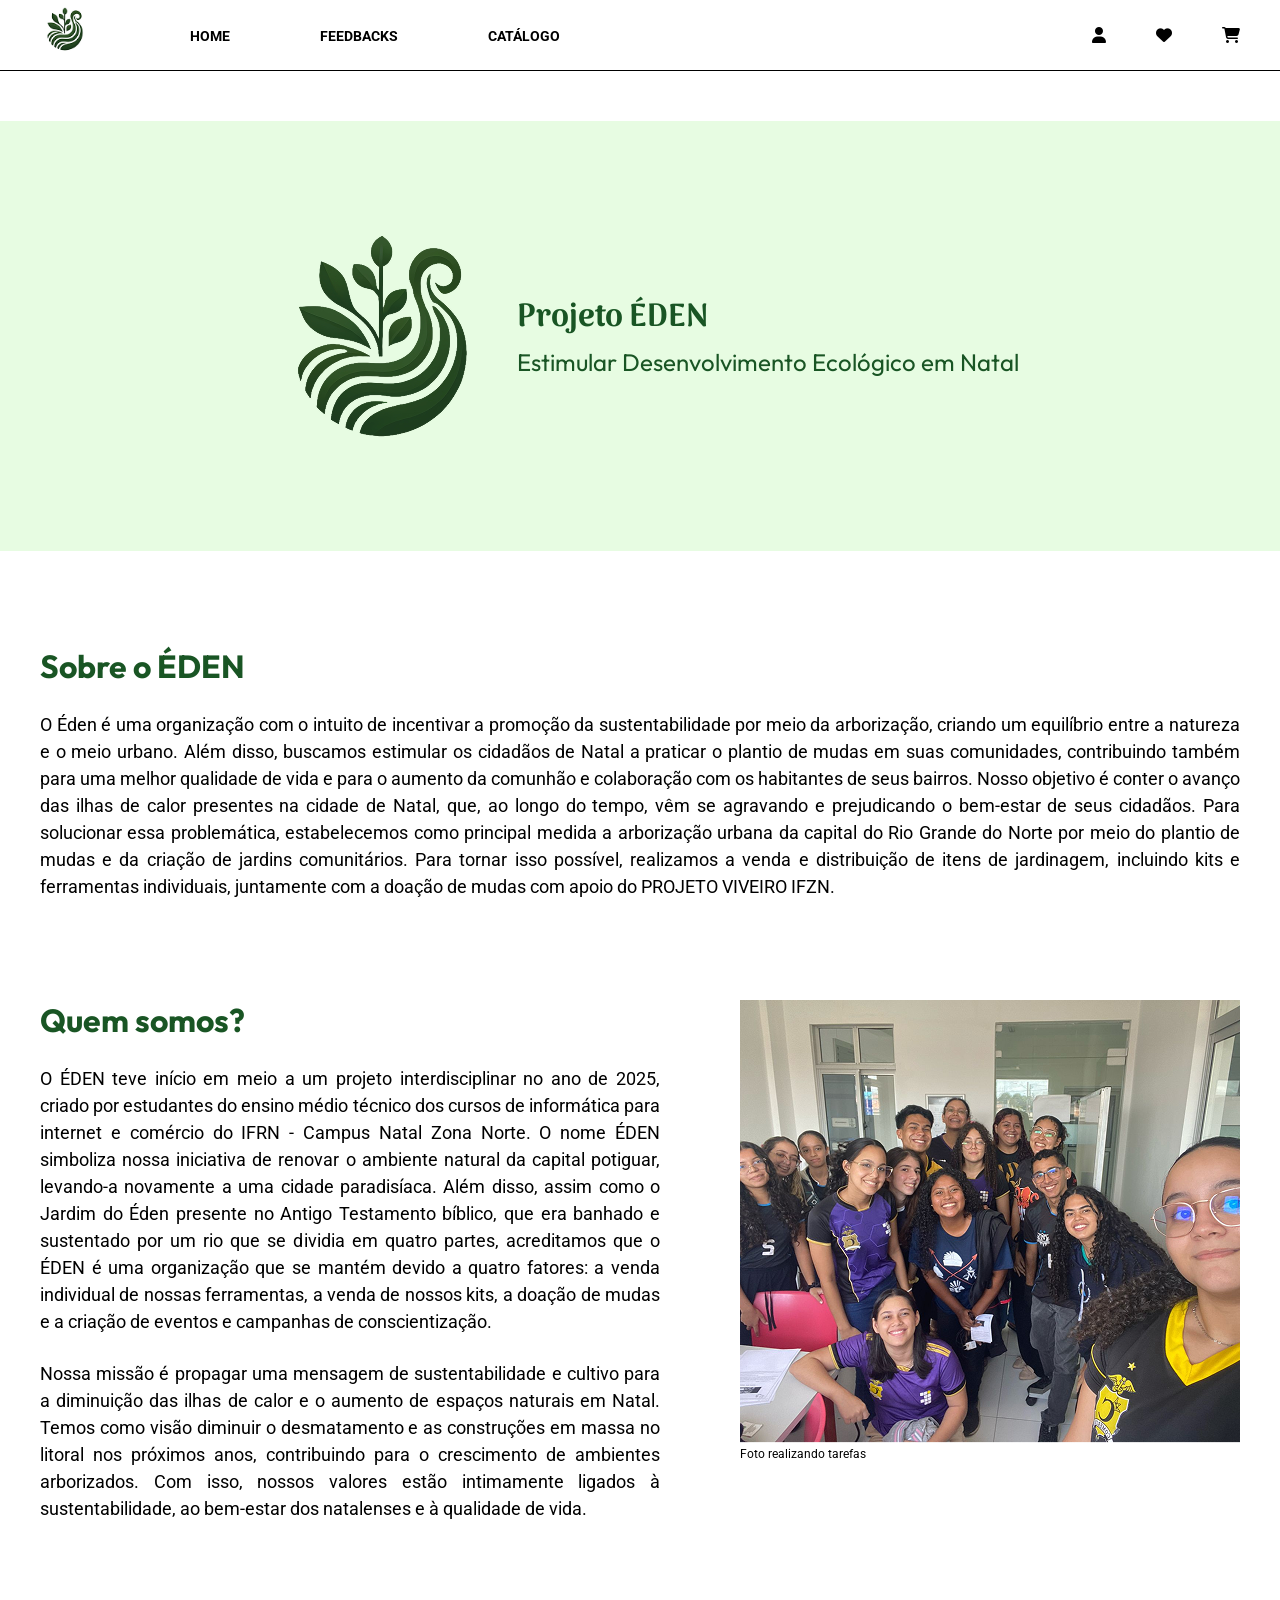
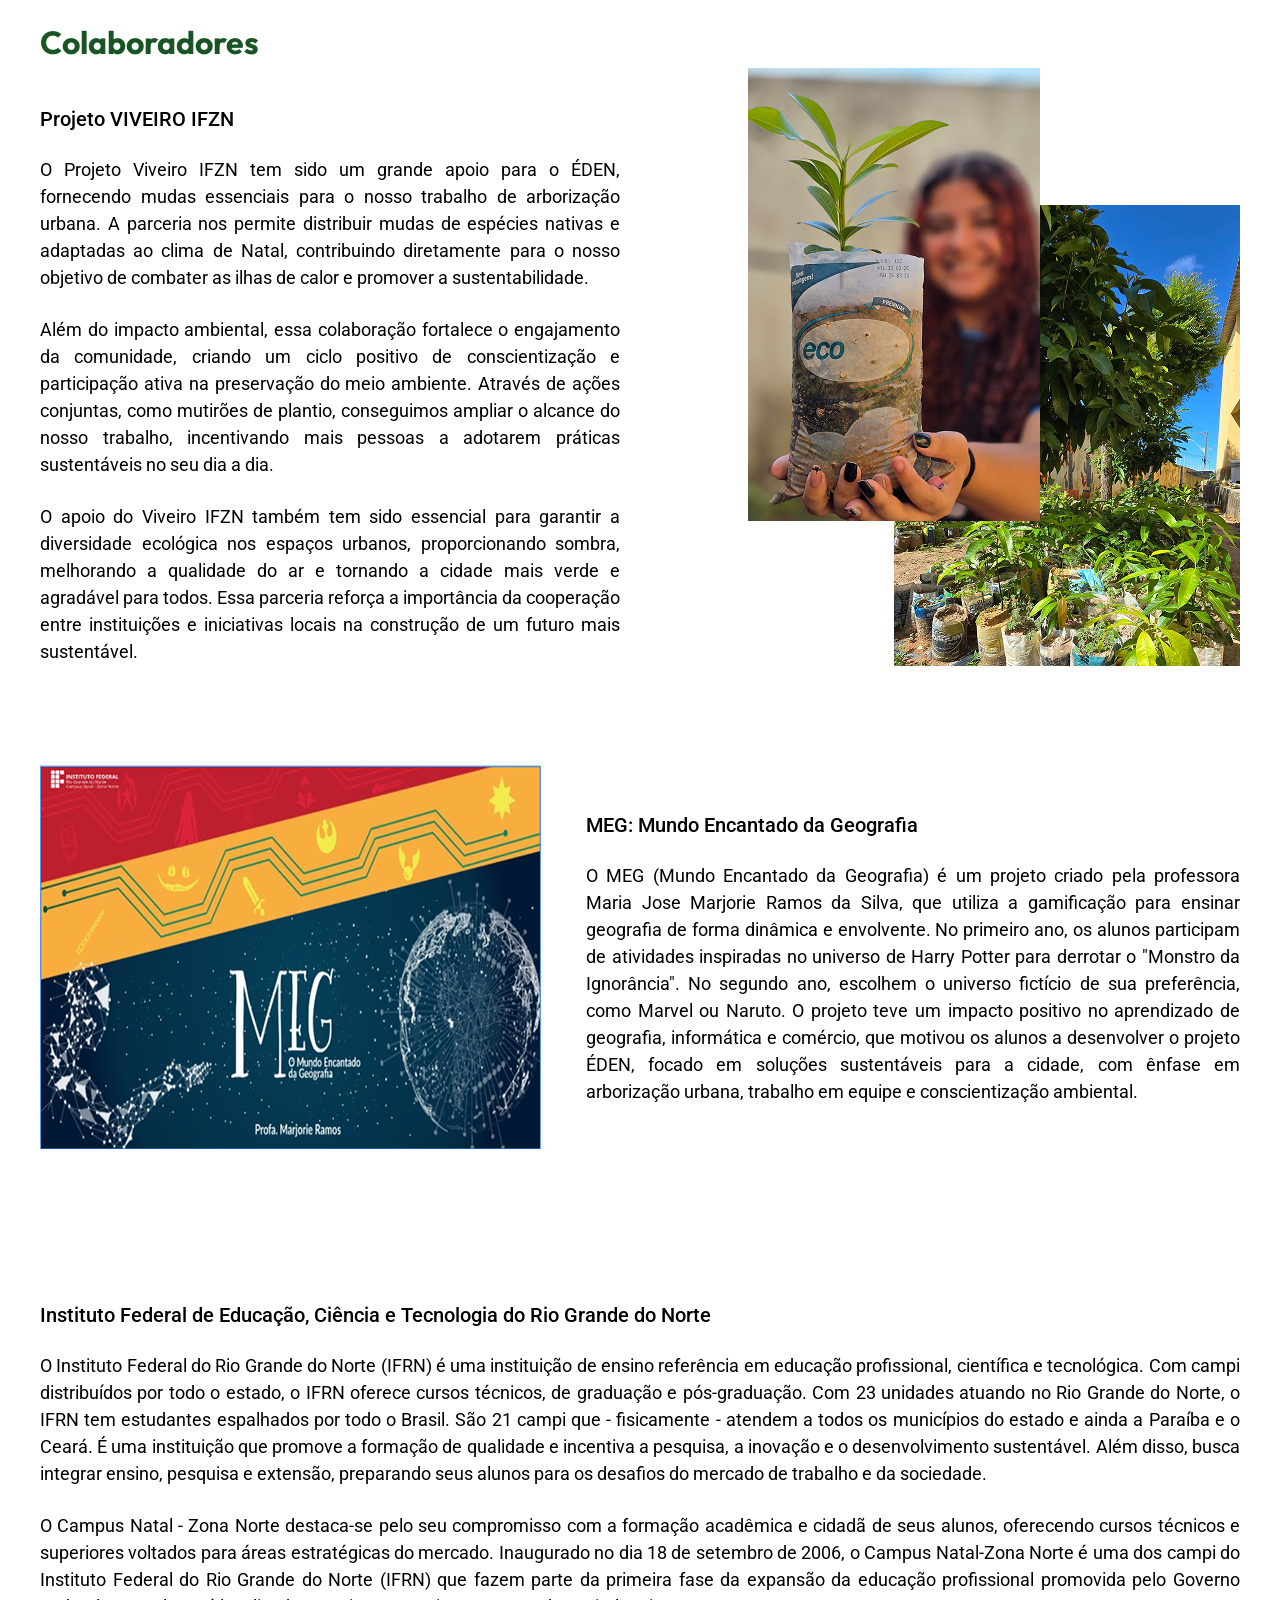
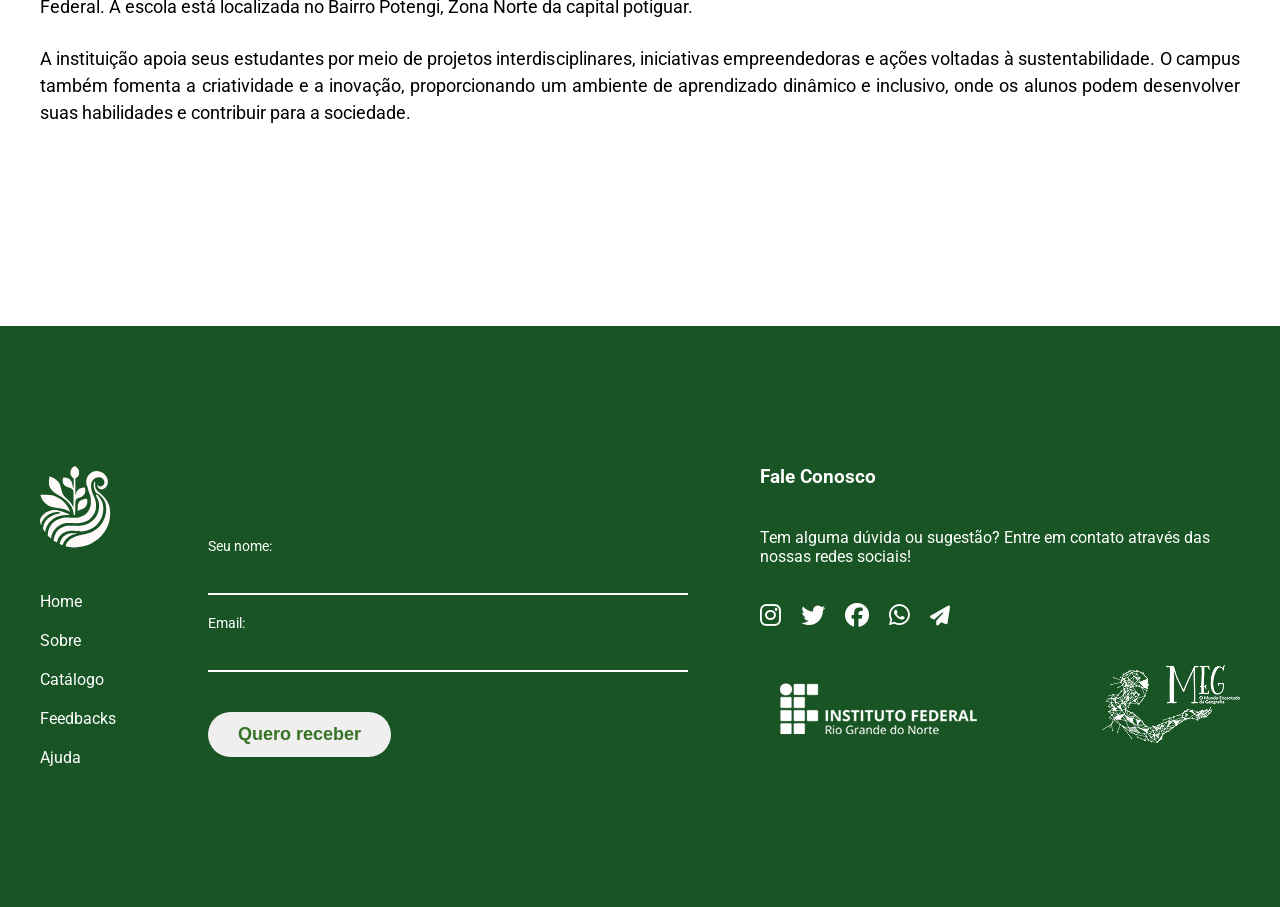
<file: assets/abas/saiba-mais/saiba-mais.html>
<!DOCTYPE html>
<html lang="pt-br">
<head>
    <meta charset="UTF-8">
    <meta name="viewport" content="width=device-width, initial-scale=1.0">
    <title>ÉDEN - Sobre Nós</title>
    <link rel="stylesheet" href="assets/css/saiba-mais.css">
    <link rel="stylesheet" href="../../css/global.css">
    <link rel="stylesheet" href="https://cdnjs.cloudflare.com/ajax/libs/font-awesome/6.7.2/css/all.min.css">

    <link rel="icon" type="image/png" href="assets/imgs/favicon.ico">
</head>
<body>
    <header class="flex centralizar">    
        <section class="container flex alinhar-extremidades centralizar-vertical">
            <div class="logo-e-nav flex centralizar">
                <figure>
                    <a href="../site-principal/site-principal.html"><img src="assets/imgs/logo-eden.png" alt="logo-eden"></a>
                </figure>
                <nav class="navegacao">
                    <ul class="flex">
                        <li><a href="../site-principal/site-principal.html">HOME</a></li>
                        <li><a href="../feedback/feeback.html">FEEDBACKS</a></li>
                        <li><a href="../catalogo/catalogo.html">CATÁLOGO</a></li>
                    </ul>
                </nav>
            </div>
            <nav class="icons-navegacao flex">  
                <ul class="flex">
                    <li><a href="#"><i class="fa-solid fa-user" style="color: #000000;"></i></a></li>
                    <li><a href="#"><i class="fa-solid fa-heart" style="color: #000000;"></i></a></li>
                    <li><a href="../carrinho-vazio/carrinho-vazio.html"><i class="fa-solid fa-cart-shopping" style="color: #000000;"></i></a></li>
                </ul>
            </nav>
        </section>
    </header>
    <main class="flex centralizar coluna">
        <div class="fundo flex centralizar">
            <section class="container flex centralizar">
                <figure>
                    <img src="assets/imgs/logo-eden-grande.png" alt="Logo Éden">
                </figure>
                <div class="titulo flex coluna">
                    <h1>Projeto ÉDEN</h1>
                    <span>Estimular Desenvolvimento Ecológico em Natal</span>
                </div>
            </section>
        </div>
        <section class="container flex coluna">
            <section class="flex coluna gap25 marginbottom100">
                <h2>Sobre o ÉDEN</h2>
                <span>O Éden é uma organização com o intuito de incentivar a promoção da sustentabilidade por meio da arborização, criando um equilíbrio entre a natureza e o meio urbano. Além disso, buscamos estimular os cidadãos de Natal a praticar o plantio de mudas em suas comunidades, contribuindo também para uma melhor qualidade de vida e para o aumento da comunhão e colaboração com os habitantes de seus bairros. Nosso objetivo é conter o avanço das ilhas de calor presentes na cidade de Natal, que, ao longo do tempo, vêm se agravando e prejudicando o bem-estar de seus cidadãos. Para solucionar essa problemática, estabelecemos como principal medida a arborização urbana da capital do Rio Grande do Norte por meio do plantio de mudas e da criação de jardins comunitários. Para tornar isso possível, realizamos a venda e distribuição de itens de jardinagem, incluindo kits e ferramentas individuais, juntamente com a doação de mudas com apoio do PROJETO VIVEIRO IFZN.</span>
            </section>
            <section class="quem-somos flex marginbottom100">
                <section class="flex coluna gap25">
                    <h2>Quem somos?</h2>
                    <span>O ÉDEN teve início em meio a um projeto interdisciplinar no ano de 2025, criado por estudantes do ensino médio técnico dos cursos de informática para internet e comércio do IFRN - Campus Natal Zona Norte. O nome ÉDEN simboliza nossa iniciativa de renovar o ambiente natural da capital potiguar, levando-a novamente a uma cidade paradisíaca. Além disso, assim como o Jardim do Éden presente no Antigo Testamento bíblico, que era banhado e sustentado por um rio que se dividia em quatro partes, acreditamos que o ÉDEN é uma organização que se mantém devido a quatro fatores: a venda individual de nossas ferramentas, a venda de nossos kits, a doação de mudas e a criação de eventos e campanhas de conscientização.</span>

                    <span>Nossa missão é propagar uma mensagem de sustentabilidade e cultivo para a diminuição das ilhas de calor e o aumento de espaços naturais em Natal. Temos como visão diminuir o desmatamento e as construções em massa no litoral nos próximos anos, contribuindo para o crescimento de ambientes arborizados. Com isso, nossos valores estão intimamente ligados à sustentabilidade, ao bem-estar dos natalenses e à qualidade de vida.</span>
                </section>
                <figure>
                    <img src="assets/imgs/trabalho-equipe.png" alt="">
                    <figcaption>Foto realizando tarefas</figcaption>
                </figure>
            </section>
            <section class="secao-colaboradores flex coluna">
                <h2>Colaboradores</h2>
                <section class="flex colaboradores coluna">
                    <div class="flex colaborador viveiro alinhar-extremidades marginbottom100">
                        <div class="flex texto-viveiro coluna gap25">
                            <h3>Projeto VIVEIRO IFZN</h3>
                            <div class="flex coluna paragrafo-viveiro gap25">
                                <span>O Projeto Viveiro IFZN tem sido um grande apoio para o ÉDEN, fornecendo mudas essenciais para o nosso trabalho de arborização urbana. A parceria nos permite distribuir mudas de espécies nativas e adaptadas ao clima de Natal, contribuindo diretamente para o nosso objetivo de combater as ilhas de calor e promover a sustentabilidade.</span>
                                <span>Além do impacto ambiental, essa colaboração fortalece o engajamento da comunidade, criando um ciclo positivo de conscientização e participação ativa na preservação do meio ambiente. Através de ações conjuntas, como mutirões de plantio, conseguimos ampliar o alcance do nosso trabalho, incentivando mais pessoas a adotarem práticas sustentáveis no seu dia a dia.</span>
                                <span>O apoio do Viveiro IFZN também tem sido essencial para garantir a diversidade ecológica nos espaços urbanos, proporcionando sombra, melhorando a qualidade do ar e tornando a cidade mais verde e agradável para todos. Essa parceria reforça a importância da cooperação entre instituições e iniciativas locais na construção de um futuro mais sustentável.</span>
                            </div>
                        </div>
                        <figure>
                            <img src="assets/imgs/viveiro.png" alt="viveiro">
                        </figure>
                        <figure>
                            <img src="assets/imgs/elouise-sapoti.png" alt="elouise-com-sapoti">
                        </figure>
                    </div>
                    <div class="flex colaborador meg centralizar">
                        <figure>
                            <img src="assets/imgs/meg.png" alt="">
                        </figure>
                        <div class="flex texto-meg coluna gap25">
                            <h3>MEG: Mundo Encantado da Geografia</h3>
                            <span>O MEG (Mundo Encantado da Geografia) é um projeto criado pela professora Maria Jose Marjorie Ramos da Silva, que utiliza a gamificação para ensinar geografia de forma dinâmica e envolvente. No primeiro ano, os alunos participam de atividades inspiradas no universo de Harry Potter para derrotar o "Monstro da Ignorância". No segundo ano, escolhem o universo fictício de sua preferência, como Marvel ou Naruto. O projeto teve um impacto positivo no aprendizado de geografia, informática e comércio, que motivou os alunos a desenvolver o projeto ÉDEN, focado em soluções sustentáveis para a cidade, com ênfase em arborização urbana, trabalho em equipe e conscientização ambiental.</span>
                        </div>  
                    </div>
                    <div class="flex colaborador ifrn coluna gap25">
                        <h3>Instituto Federal de Educação, Ciência e Tecnologia do Rio Grande do Norte</h3>
                        <div class="flex coluna paragrafo-ifrn gap25">
                            <span>O Instituto Federal do Rio Grande do Norte (IFRN) é uma instituição de ensino referência em educação profissional, científica e tecnológica. Com campi distribuídos por todo o estado, o IFRN oferece cursos técnicos, de graduação e pós-graduação. Com 23 unidades atuando no Rio Grande do Norte, o IFRN tem estudantes espalhados por todo o Brasil. São 21 campi que - fisicamente - atendem a todos os municípios do estado e ainda a Paraíba e o Ceará. É uma instituição que promove a formação de qualidade e incentiva a pesquisa, a inovação e o desenvolvimento sustentável. Além disso, busca integrar ensino, pesquisa e extensão, preparando seus alunos para os desafios do mercado de trabalho e da sociedade.</span>
                            <span>O Campus Natal - Zona Norte destaca-se pelo seu compromisso com a formação acadêmica e cidadã de seus alunos, oferecendo cursos técnicos e superiores voltados para áreas estratégicas do mercado. Inaugurado no dia 18 de setembro de 2006, o Campus Natal-Zona Norte é uma dos campi do Instituto Federal do Rio Grande do Norte (IFRN) que fazem parte da primeira fase da expansão da educação profissional promovida pelo Governo Federal. A escola está localizada no Bairro Potengi, Zona Norte da capital potiguar.</span>
                            <span>A instituição apoia seus estudantes por meio de projetos interdisciplinares, iniciativas empreendedoras e ações voltadas à sustentabilidade. O campus também fomenta a criatividade e a inovação, proporcionando um ambiente de aprendizado dinâmico e inclusivo, onde os alunos podem desenvolver suas habilidades e contribuir para a sociedade.
                            </span>
                        </div>
                    </div>
                </section>
            </section>
        </section>
    </main>
    <footer class="flex coluna centralizar">
        <section class="container flex alinhar-extremidades">
            <section class="left flex coluna">
                <figure>
                    <a href="../site-principal/site-principal.html"><img src="assets/imgs/logo-eden-branco.svg" alt="Logo-eden"></a>
                </figure>
                <nav>
                    <ul class="flex coluna">
                        <li><a href="../site-principal/site-principal.html">Home</a></li>
                        <li><a href="../saiba-mais/saiba-mais.html">Sobre</a></li>
                        <li><a href="../catalogo/catalogo.html">Catálogo</a></li>
                        <li><a href="../feedback/feeback.html">Feedbacks</a></li>
                        <li><a href="#">Ajuda</a></li>
                    </ul>
                </nav>
            </section>
            <section class="middle flex coluna">
                <h2>Conteúdo exclusivo para você!</h2>
                <form action="#" class="flex coluna">
                    <fieldset class="flex coluna">
                        <div class="flex coluna">
                            <label for="nome">Seu nome:</label>
                            <input type="text" name="nome" id="nome" required>
                        </div>
            
                        <div class="flex coluna">
                            <label  for="email">Email:</label>
                            <input type="email" name="email" id="email" required>
                        </div>
                    </fieldset>
                    <fieldset class="flex">
                        <button type="submit">Quero receber</button>
                    </fieldset>
                </form>
            </section>
            <section class="right flex coluna">
                <div class="text-rede-social flex coluna" >
                    <h3>Fale Conosco</h3>
                    <span>Tem alguma dúvida ou sugestão? Entre em contato através das nossas redes sociais!</span>
                    <div class="redes-sociais flex">
                        <a href="https://www.instagram.com/_projeto_eden_/" target="_blank"><i class="fa-brands fa-instagram fa-xl" style="color: #ffffff;"></i></a>
                        <a href="#"><i class="fa-brands fa-twitter fa-xl" style="color: #ffffff;"></i></a>
                        <a href="#"><i class="fa-brands fa-facebook fa-xl" style="color: #ffffff;"></i></a>
                        <a href="#"><i class="fa-brands fa-whatsapp fa-xl" style="color: #ffffff;"></i></a>
                        <a href="#"><i class="fa-solid fa-paper-plane fa-lg" style="color: #ffffff;"></i></a>
                    </div>
                    <div class="logos flex alinhar-extremidades">
                        <figure><a href="https://portal.ifrn.edu.br" target="_blank"><img src="assets/imgs/logo-ifrn 1.png" alt="Logo-IFRN"></a></figure>
                        <figure><img src="assets/imgs/logo-meg.png" alt="Logo-MEG"></figure>
                    </div>
                </div>
            </section>
        </section>
    </footer>
</body>
</html>
</file>
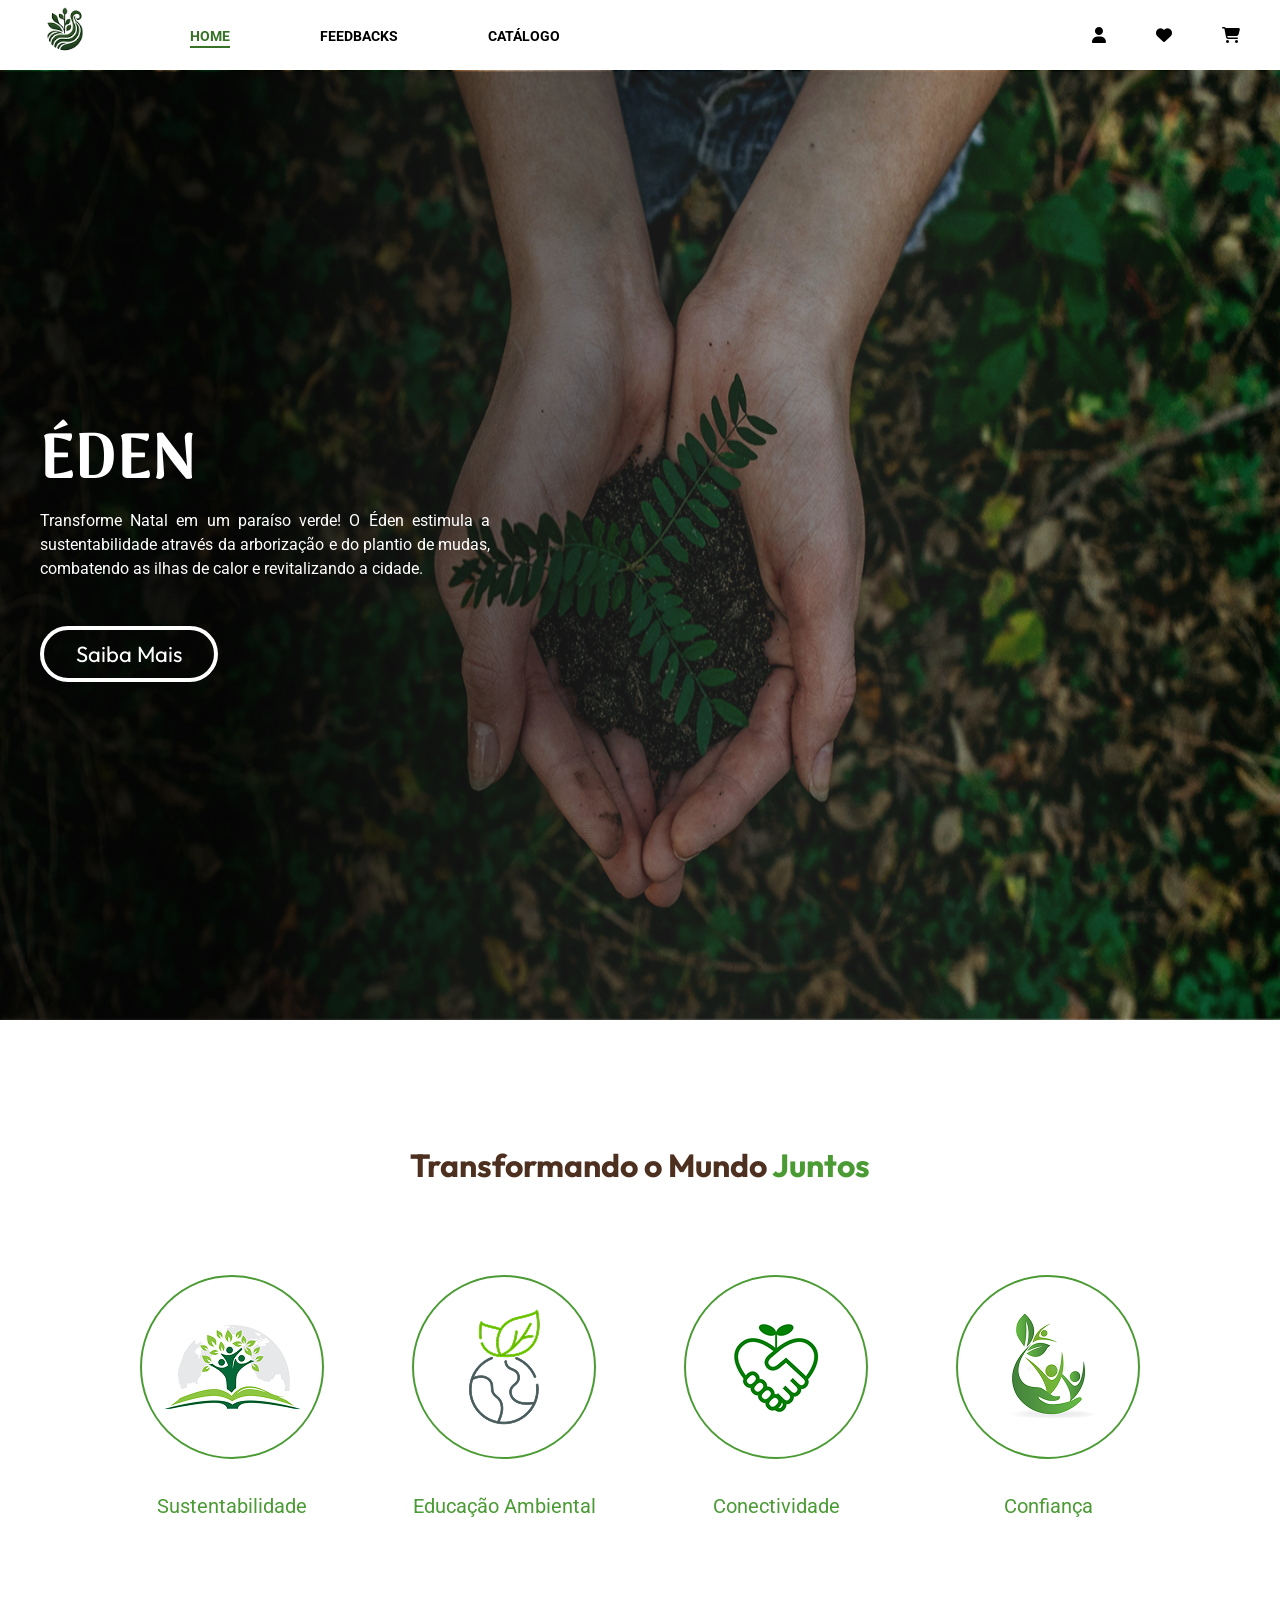
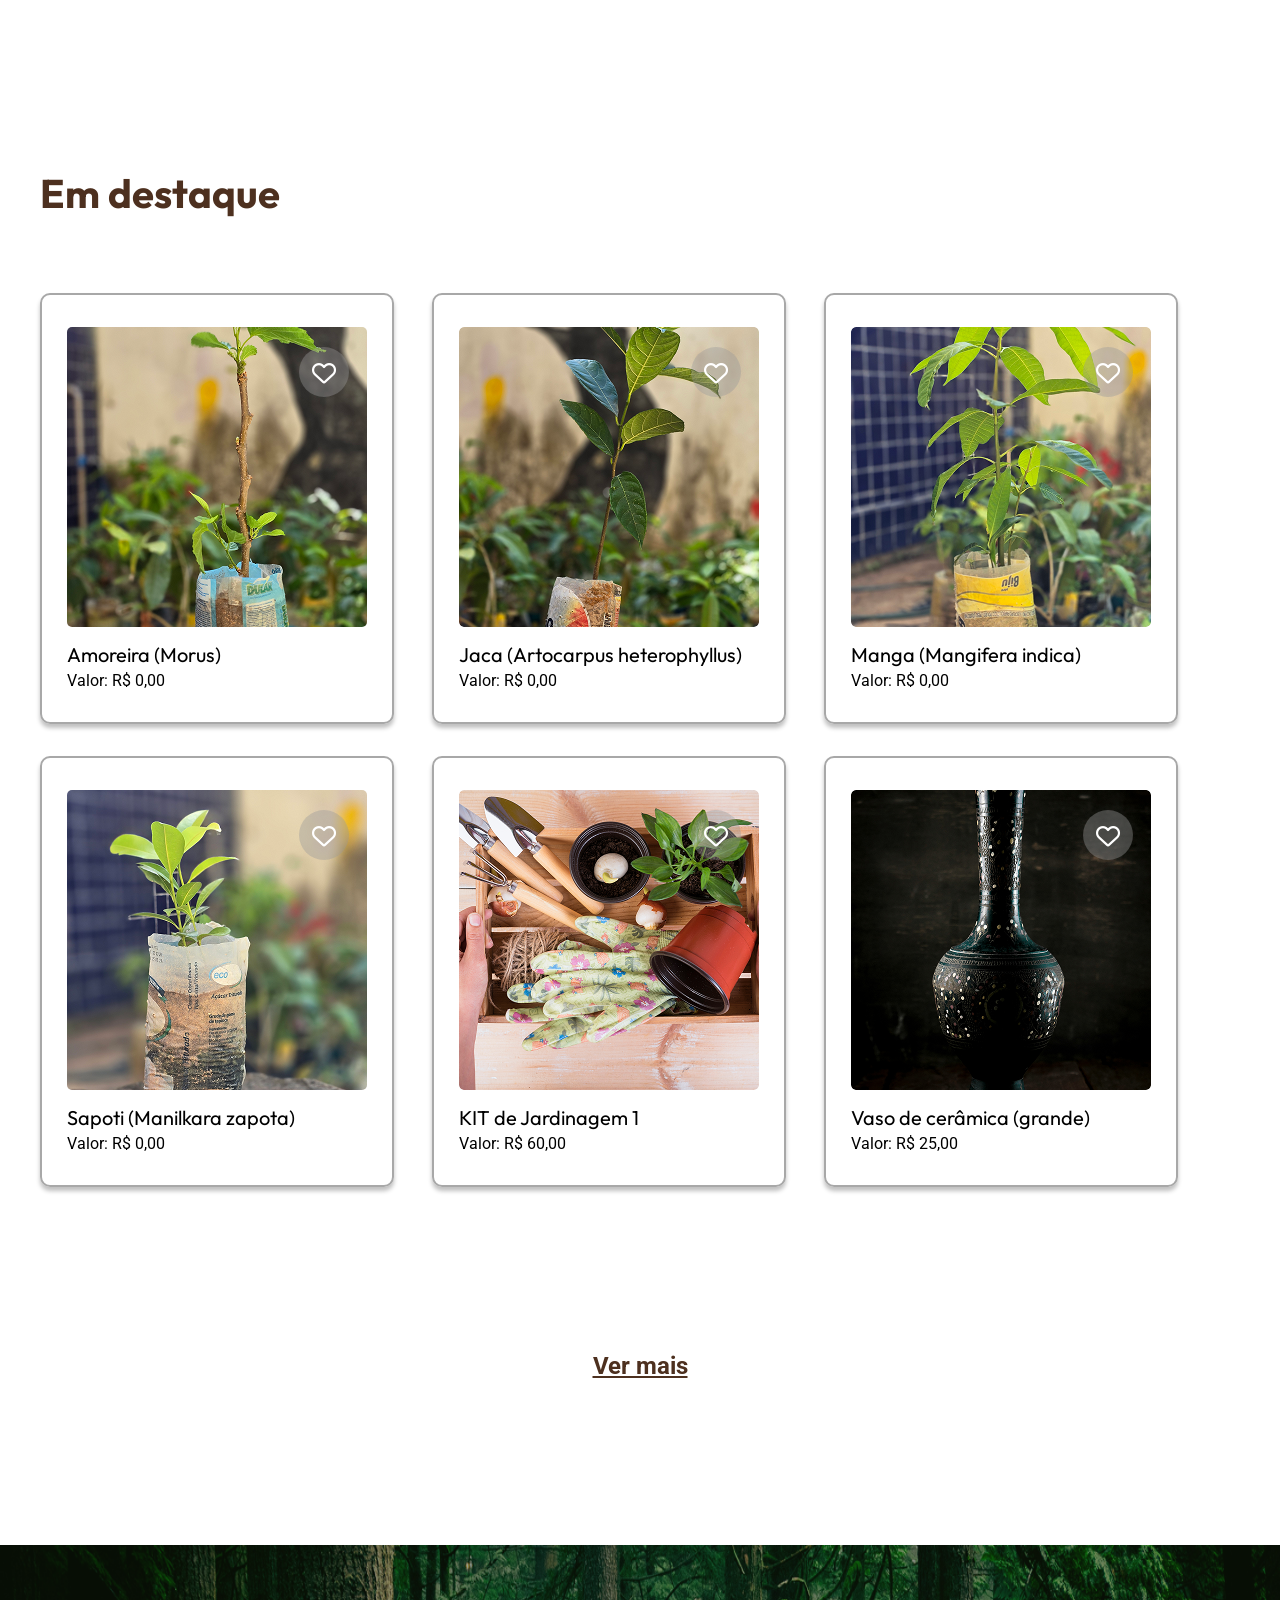
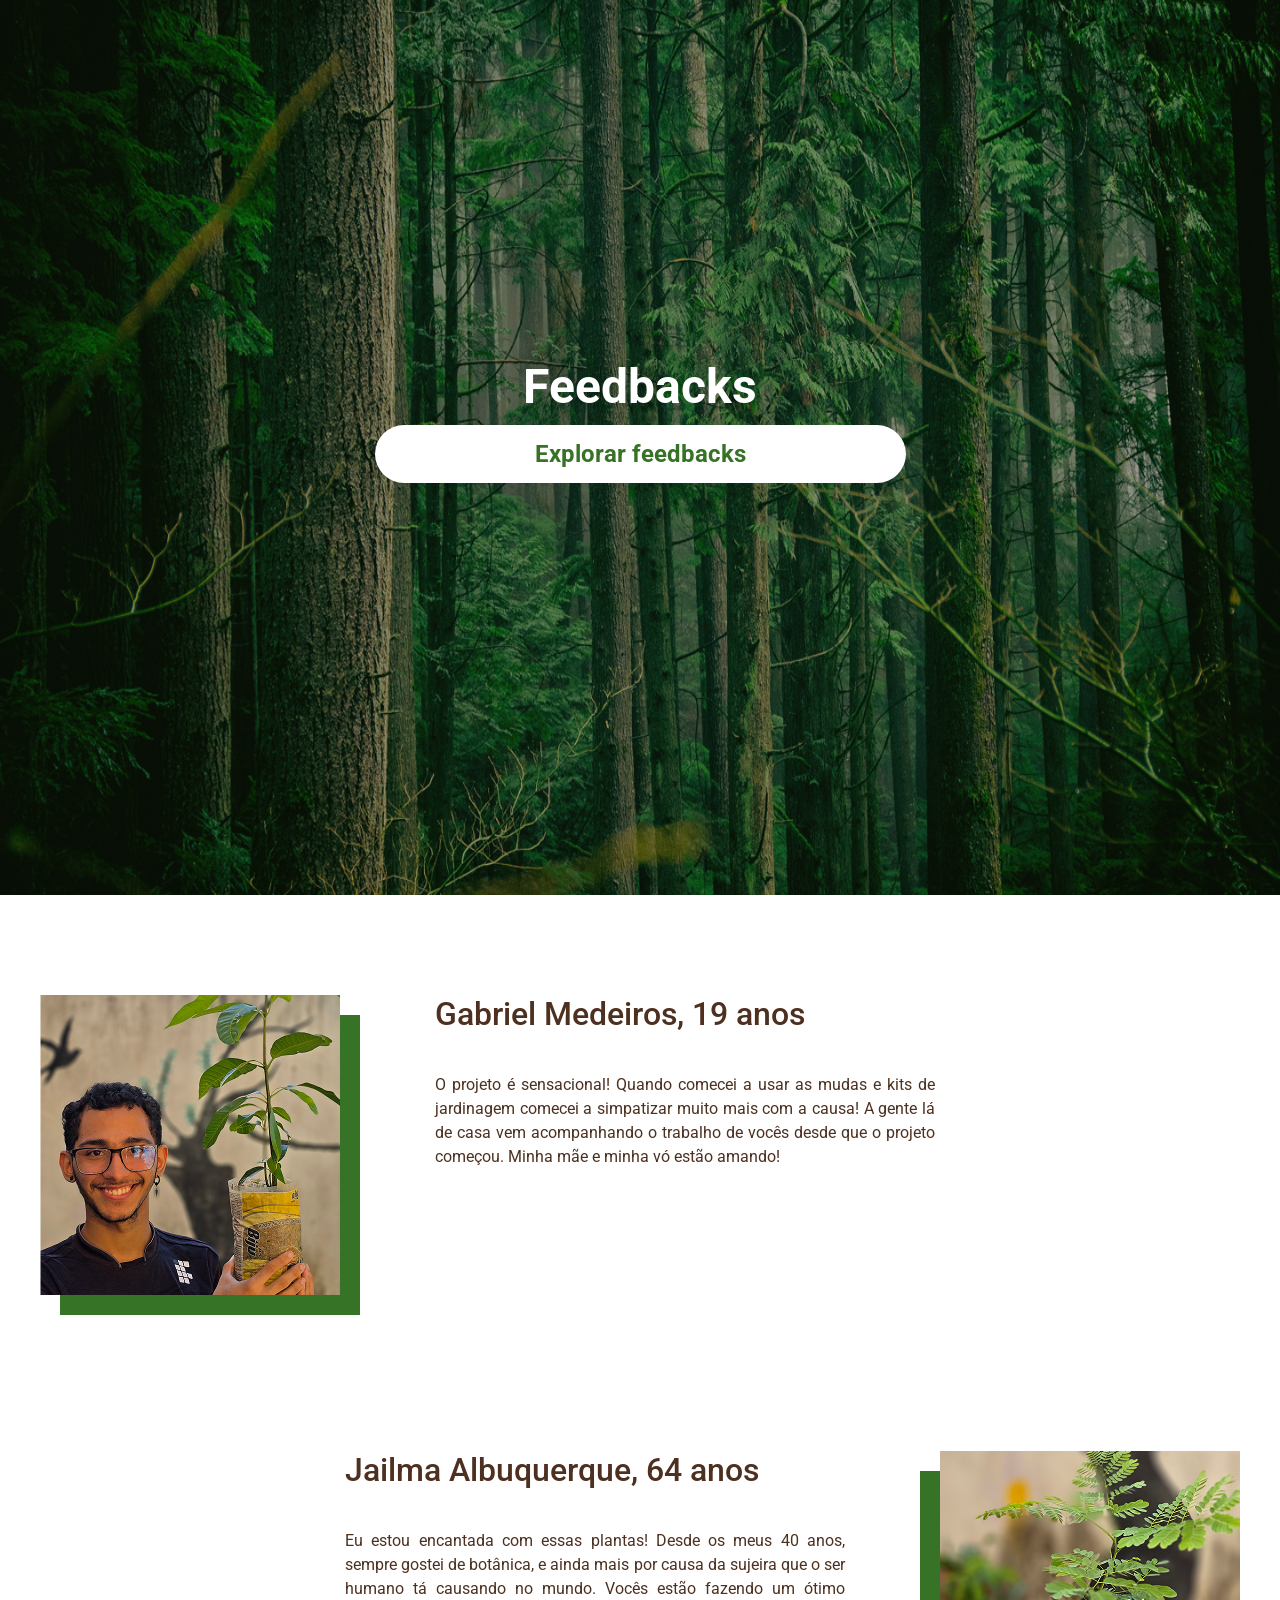
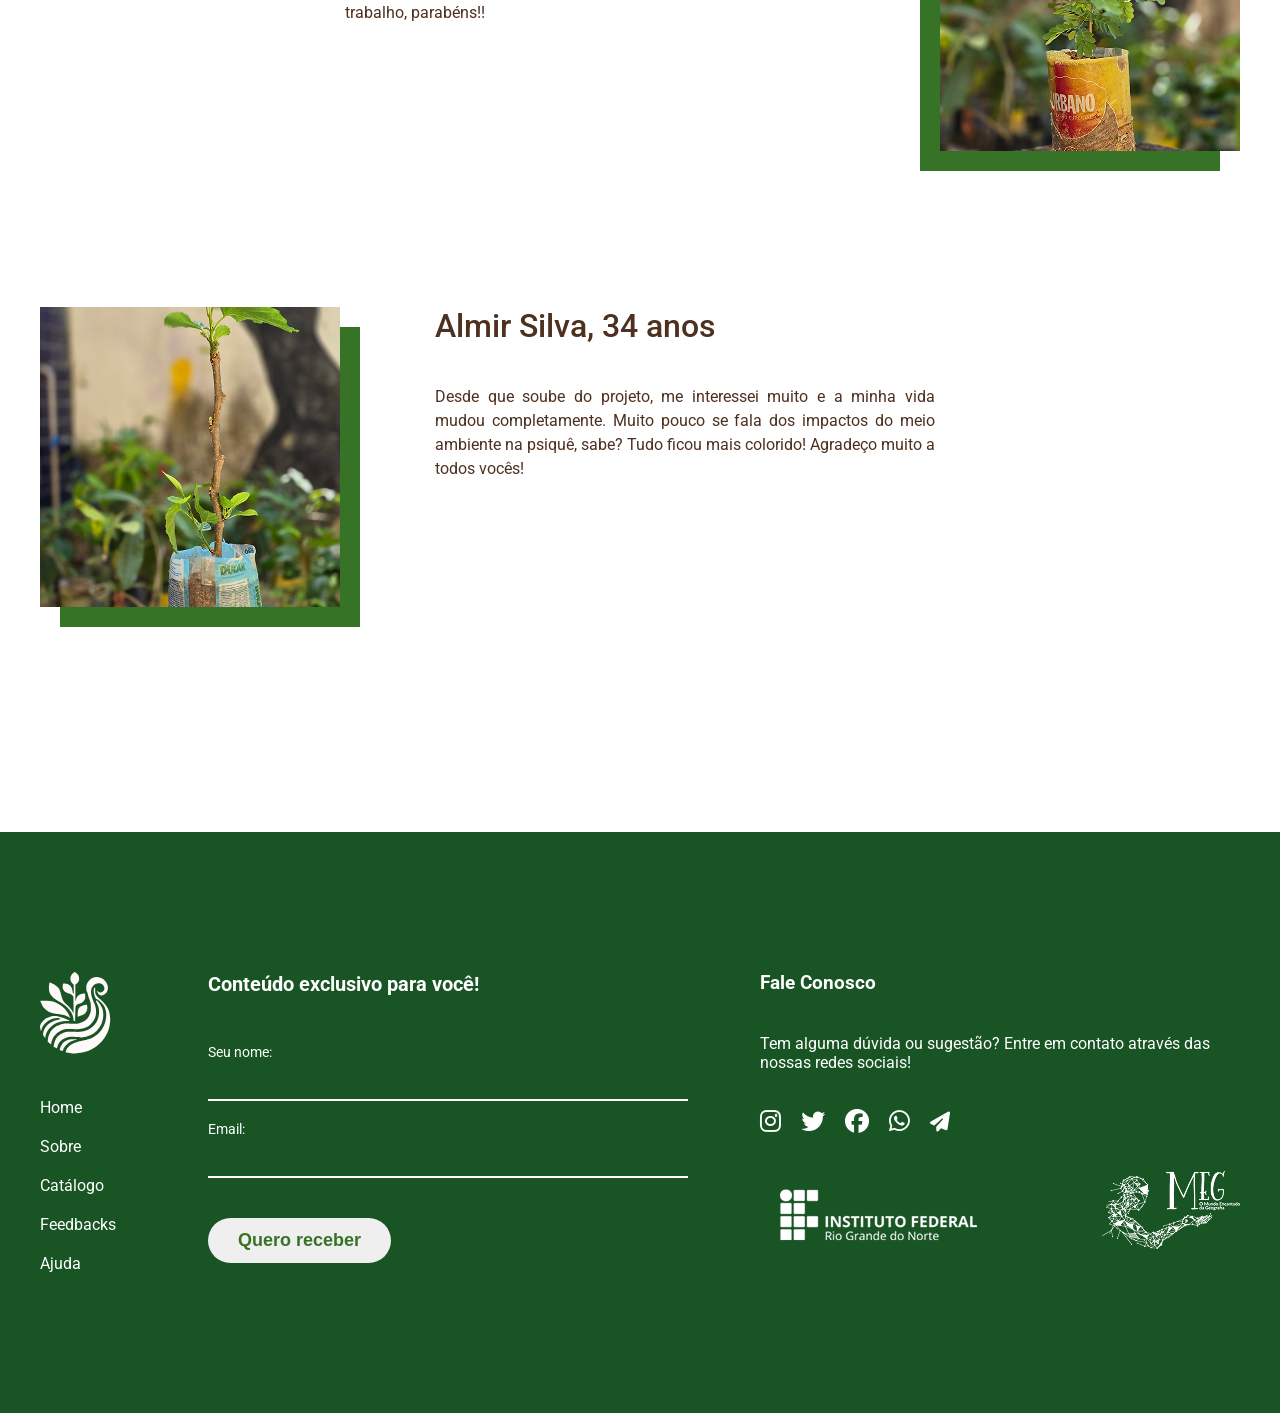
<file: assets/abas/site-principal/site-principal.html>
<!DOCTYPE html>
<html lang="pt-br">
<head>
    <meta charset="UTF-8">
    <meta name="viewport" content="width=device-width, initial-scale=1.0">
    <title>ÉDEN</title>
    <link rel="stylesheet" href="assets/css/site-principal.css">
    <link rel="stylesheet" href="../../css/global.css">
    <link rel="stylesheet" href="https://cdnjs.cloudflare.com/ajax/libs/font-awesome/6.7.2/css/all.min.css">

    <link rel="icon" href="assets/imgs/favicon-32x32.png">
    <link rel="icon" type="image/png" href="assets/imgs/favicon.ico">
</head>
<body>
    <header class="flex centralizar">    
        <section class="container flex alinhar-extremidades centralizar-vertical">
            <div class="logo-e-nav flex centralizar">
                <figure>
                    <a href="../../../index.html"><img src="assets/imgs/logo-eden.png" alt="logo-eden"></a>
                </figure>
                <nav class="navegacao">
                    <ul class="flex">
                        <li><a href="../site-principal/site-principal.html">HOME</a></li>
                        <li><a href="../feedback/feeback.html">FEEDBACKS</a></li>
                        <li><a href="../catalogo/catalogo.html">CATÁLOGO</a></li>
                    </ul>
                </nav>
            </div>
            <nav class="icons-navegacao flex">  
                <ul class="flex">
                    <li><a href="#"><i class="fa-solid fa-user" style="color: #000000;"></i></a></li>
                    <li><a href="#"><i class="fa-solid fa-heart" style="color: #000000;"></i></a></li>
                    <li><a href="../carrinho-vazio/carrinho-vazio.html"><i class="fa-solid fa-cart-shopping" style="color: #000000;"></i></a></li>
                </ul>
            </nav>
        </section>
    </header>
    <main class="flex centralizar coluna">
        <div class="fundo flex centralizar coluna">
            <section class="container flex coluna">
                <div class="texto-principal flex coluna">
                    <h1>ÉDEN</h1>
                    <span>
                        Transforme Natal em um paraíso verde! O Éden estimula a sustentabilidade através da arborização e do plantio de mudas, combatendo as ilhas de calor e revitalizando a cidade.
                    </span>  
                </div>
                <a href="../saiba-mais/saiba-mais.html">Saiba Mais</a>
            </section>
        </div>
        <section class="container flex coluna centralizar">
            <section class="transformando-mundos flex coluna">
                <h3>Transformando o Mundo <strong>Juntos</strong></h3>
                <div class="valores flex alinhar-extremidades">
                    <div class="valor flex coluna centralizar">
                        <figure class="flex centralizar">
                            <img src="assets/imgs/valor-sustentabilidade.png" alt="">
                        </figure>
                        <span>Sustentabilidade</span>
                    </div>
                    <div class="valor flex coluna centralizar">
                        <figure class="flex centralizar">
                            <img src="assets/imgs/valor-educacao-ambiental.png" alt="">    
                        </figure>
                        <span>Educação Ambiental</span>
                    </div>
                    <div class="valor flex coluna centralizar">
                        <figure class="flex centralizar">
                            <img src="assets/imgs/valor-conectividade.png" alt="">     
                        </figure>
                        <span>Conectividade</span>
                    </div>
                    <div class="valor flex coluna centralizar">
                        <figure class="flex centralizar">
                            <img src="assets/imgs/valor-confianca.png" alt="">
                        </figure>
                        <span>Confiança</span>
                    </div>
                </div>
            </section>
            <section class="em-destaques flex coluna">
                <h2>Em destaque</h2>
                <section class="destaques flex">
                    <div class="destaque flex coluna">
                        <a href="../detalhes-planta/detalhes-planta.html" class="flex coluna">
                            <figure>
                                <img src="assets/imgs/muda-amora.png" alt="">
                                <div class="fundo-coracao"></div>
                                <i class="fa-regular fa-heart fa-xl" style="color: #ffffff;"></i>
                            </figure>
                            <div class="destaque-texto flex coluna">
                                <h4>Amoreira (Morus)</h4>
                                <span>Valor: R$ 0,00 </span>
                            </div>
                        </a>
                    </div>
                    <div class="destaque flex coluna">
                        <a href="#" class="flex coluna">
                            <figure>
                                <img src="assets/imgs/muda-jaca.png" alt="">
                                <div class="fundo-coracao"></div>
                                <i class="fa-regular fa-heart fa-xl" style="color: #ffffff;"></i>
                            </figure>
                            <div class="destaque-texto flex coluna">
                                <h4>Jaca (Artocarpus heterophyllus)</h4>
                                <span>Valor: R$ 0,00</span>
                            </div>
                        </a>
                    </div>
                    <div class="destaque flex coluna">
                        <a href="#" class="flex coluna">
                            <figure>
                                <img src="assets/imgs/muda-manga.png" alt="">
                                <div class="fundo-coracao"></div>
                                <i class="fa-regular fa-heart fa-xl" style="color: #ffffff;"></i>
                            </figure>
                            <div class="destaque-texto flex coluna">
                                <h4>Manga (Mangifera indica)</h4>
                                <span>Valor: R$ 0,00 </span>
                            </div>
                        </a>
                    </div>
                    <div class="destaque flex coluna">
                        <a href="#" class="flex coluna">
                            <figure>
                                <img src="assets/imgs/muda-sapoti.png" alt="">
                                <div class="fundo-coracao"></div>
                                <i class="fa-regular fa-heart fa-xl" style="color: #ffffff;"></i>
                            </figure>
                            <div class="destaque-texto flex coluna">
                                <h4>Sapoti (Manilkara zapota)</h4>
                                <span>Valor: R$ 0,00 </span>
                            </div>
                        </a>
                    </div>
                    <div class="destaque flex coluna">
                        <a href="#" class="flex coluna">
                            <figure>
                                <img src="assets/imgs/kit1.png" alt="">
                                <div class="fundo-coracao"></div>
                                <i class="fa-regular fa-heart fa-xl" style="color: #ffffff;"></i>
                            </figure>
                            <div class="destaque-texto flex coluna">
                                <h4>KIT de Jardinagem 1</h4>
                                <span>Valor: R$ 60,00 </span>
                            </div>
                        </a>
                    </div>
                    <div class="destaque flex coluna">
                        <a href="#" class="flex coluna">
                            <figure>
                                <img src="assets/imgs/vaso-grande.png" alt="">
                                <div class="fundo-coracao"></div>
                                <i class="fa-regular fa-heart fa-xl" style="color: #ffffff;"></i>
                            </figure>
                            <div class="destaque-texto flex coluna">
                                <h4>Vaso de cerâmica (grande)</h4>
                                <span>Valor: R$ 25,00 </span>
                            </div>
                        </a>
                    </div>
                </section>
                <div class="flex centralizar"><a href="../catalogo/catalogo.html" class="vermais">Ver mais</a></div>
            </section>
        </section>
        <div class="fundo2 flex centralizar coluna">
            <section class="container flex coluna centralizar">
                <h2>Feedbacks</h2>
                <a href="../feedback/feeback.html">Explorar feedbacks</a>
            </section>
        </div>
        <section class="container flex ">
            <section class="sobre-plantas flex coluna">
                <section class="flex planta">
                    <figure>
                        <img src="assets/imgs/erick-manga.png" alt="planta">
                    </figure>
                    <div class="flex coluna">
                        <h3>Gabriel Medeiros, 19 anos</h3>
                        <span>O projeto é sensacional! Quando comecei a usar as mudas e kits de jardinagem comecei a simpatizar muito mais com a causa! A gente lá de casa vem acompanhando o  trabalho de vocês desde que o projeto começou. Minha mãe e minha vó estão amando!</span>
                    </div>
                </section>
                <section class="flex planta">
                    <figure>
                        <img src="assets/imgs/muda-flamboyant.png" alt="planta">
                    </figure>
                    <div class="flex coluna">
                        <h3>Jailma Albuquerque, 64 anos   </h3>
                        <span>Eu estou encantada com essas plantas! Desde os meus 40 anos, sempre gostei de botânica, e ainda mais por causa da sujeira que o ser humano tá causando no mundo. Vocês estão fazendo um ótimo trabalho, parabéns!!</span>
                    </div>
                </section>
                <section class="flex planta">
                    <figure>
                        <img src="assets/imgs/muda-amora.png" alt="planta">
                    </figure>
                    <div class="flex coluna">
                        <h3>Almir Silva, 34 anos</h3>
                        <span>Desde que soube do projeto, me interessei muito e a minha vida mudou completamente. Muito pouco se fala dos impactos do meio ambiente na psiquê, sabe? Tudo ficou mais colorido! Agradeço muito a todos vocês!</span>
                    </div>
                </section>
            </section>
        </section>
    </main>
    <footer class="flex coluna centralizar">
        <section class="container flex alinhar-extremidades">
            <section class="left flex coluna">
                <figure>
                    <a href="site-principal.html"><img src="assets/imgs/logo-eden-branco.svg" alt="Logo-eden"></a>
                </figure>
                <nav>
                    <ul class="flex coluna">
                        <li><a href="#">Home</a></li>
                        <li><a href="../saiba-mais/saiba-mais.html">Sobre</a></li>
                        <li><a href="../catalogo/catalogo.html">Catálogo</a></li>
                        <li><a href="../feedback/feeback.html">Feedbacks</a></li>
                        <li><a href="">Ajuda</a></li>
                    </ul>
                </nav>
            </section>
            <section class="middle flex coluna">
                <h2>Conteúdo exclusivo para você!</h2>
                <form action="#" class="flex coluna">
                    <fieldset class="flex coluna">
                        <div class="flex coluna">
                            <label for="nome">Seu nome:</label>
                            <input type="text" name="nome" id="nome" required>
                        </div>
            
                        <div class="flex coluna">
                            <label  for="email">Email:</label>
                            <input type="email" name="email" id="email" required>
                        </div>
                    </fieldset>
                    <fieldset class="flex">
                        <button type="submit">Quero receber</button>
                    </fieldset>
                </form>
            </section>
            <section class="right flex coluna">
                <div class="text-rede-social flex coluna" >
                    <h3>Fale Conosco</h3>
                    <span>Tem alguma dúvida ou sugestão? Entre em contato através das nossas redes sociais!</span>
                    <div class="redes-sociais flex">
                        <a href="https://www.instagram.com/_projeto_eden_/" target="_blank"><i class="fa-brands fa-instagram fa-xl" style="color: #ffffff;"></i></a>
                        <a href="#"><i class="fa-brands fa-twitter fa-xl" style="color: #ffffff;"></i></a>
                        <a href="#"><i class="fa-brands fa-facebook fa-xl" style="color: #ffffff;"></i></a>
                        <a href="#"><i class="fa-brands fa-whatsapp fa-xl" style="color: #ffffff;"></i></a>
                        <a href="#"><i class="fa-solid fa-paper-plane fa-lg" style="color: #ffffff;"></i></a>
                    </div>
                    <div class="logos flex alinhar-extremidades">
                        <figure><a href="https://portal.ifrn.edu.br" target="_blank"><img src="assets/imgs/logo-ifrn 1.png" alt="Logo-IFRN"></a></figure>
                        <figure><img src="assets/imgs/logo-meg.png" alt="Logo-MEG"></figure>
                    </div>
                </div>
            </section>
        </section>
    </footer>
</body>
</html>
</file>
<file: assets/css/style.css>
@import url('https://fonts.googleapis.com/css2?family=Arima:wght@100..700&family=Inter:ital,opsz,wght@0,14..32,100..900;1,14..32,100..900&family=Lato:ital,wght@0,100;0,300;0,400;0,700;0,900;1,100;1,300;1,400;1,700;1,900&family=Montserrat:ital,wght@0,100..900;1,100..900&family=Outfit:wght@100..900&family=Roboto:ital,wght@0,100..900;1,100..900&family=Ubuntu:ital,wght@0,300;0,400;0,500;0,700;1,300;1,400;1,500;1,700&display=swap');

@import url('https://fonts.googleapis.com/css2?family=Arima:wght@100..700&family=Inter:ital,opsz,wght@0,14..32,100..900;1,14..32,100..900&family=Lato:ital,wght@0,100;0,300;0,400;0,700;0,900;1,100;1,300;1,400;1,700;1,900&family=Montserrat:ital,wght@0,100..900;1,100..900&family=Outfit:wght@100..900&family=Roboto:ital,wght@0,100..900;1,100..900&family=Ubuntu:ital,wght@0,300;0,400;0,500;0,700;1,300;1,400;1,500;1,700&display=swap');

@import url('https://fonts.googleapis.com/css2?family=Arima:wght@100..700&family=Inter:ital,opsz,wght@0,14..32,100..900;1,14..32,100..900&family=Lato:ital,wght@0,100;0,300;0,400;0,700;0,900;1,100;1,300;1,400;1,700;1,900&family=Montserrat:ital,wght@0,100..900;1,100..900&family=Outfit:wght@100..900&family=Roboto:ital,wght@0,100..900;1,100..900&family=Ubuntu:ital,wght@0,300;0,400;0,500;0,700;1,300;1,400;1,500;1,700&display=swap');

* {
    margin: 0;
    padding: 0;
}

ul {
    list-style: none;
    margin: 0;
    padding: 0;
}

a {
    text-decoration: none;
}

a:active,
a:focus {
    outline: none;
    color: inherit;
}

.container {
    width: 1200px;
}

body,
html {
    width: 100%;
    height: 100%;
    margin: 0;
    padding: 0;
    color: #4D301F;
}

figure {
    margin: 0;
    padding: 0;
}

header {
    width: 100%;
    height: 70px;
    border-bottom: #000 1px solid;
}

header .container figure a img{
    width: 50px;
    height: 52px;
}

header .container{
    font-family: Roboto, sans-serif;
}

header .container figure a img {
    height: 52px;
    width: 50px;
}

header .container .logo-e-nav {
    gap: 100px;
}

.navegacao ul li a{
    font-size: 14px;
    color: #000;
    font-weight: 700;
}

.navegacao ul li:nth-child(1) a {
    text-decoration: underline;
    text-decoration-thickness: 2px;
    text-underline-offset: 5px;
    color: #377326;
}

.navegacao ul li a:hover {
    text-decoration: underline;
    text-decoration-thickness: 2px;
    text-underline-offset: 5px;
}

header .container nav ul {
    gap: 90px;
}

header .container div {
    gap: 15px;
}

header .container div a {
    font-weight: 500;
    border-radius: 6px;
    padding: 8px 16px;
    font-size: 14px;
}

header .container .botoes a:nth-child(1) {
    color: #4A9B33;
    background: #DFDFDF;
}

header .container .botoes a:hover {
    transform: scale(1.1);
}

header .container .botoes a:nth-child(2) {
    color: #FFF;
    background-color: #4A9B33;
}

main .fundo {
    background-image: url(../imgs/capa.png);
    width: 100%;
    height: 950px;
    background-repeat: no-repeat;
    background-size: 100% 100%;
    color: #FFF;
    margin-bottom: 125px;
}

main .fundo .container {
    gap: 45px;
}

main .fundo .container .texto-principal h1 {
    font-size: 64px;
    font-weight: 700;
    max-width: 450px;
    height: 100px;
    font-family: Arima, sans-serif;
}

main .fundo .container .texto-principal span {
    font-family: Roboto, sans-serif;
    max-width: 450px;
    text-align: justify;
    word-wrap: break-word;
    line-height: 1.5;
}

main .fundo .container a {
    background: fixed;
    color: #FFF;
    border: 4px solid;
    padding: 10px;
    width: 150px;
    text-align: center;
    border-radius: 60px;
    font-family: Outfit, sans-serif;
    font-size: 22px;
}

main .fundo .container a:hover {
    transform: scale(1.1);
}

main .container .transformando-mundos {
    gap: 90px;
    width: 1000px;
    margin-bottom: 250px;
}

.container .transformando-mundos h3 {
    font-weight: 700;
    font-size: 32px;
    text-align: center;
    font-family: Outfit, sans-serif;
}

.container .transformando-mundos h3 strong {
    color: #4A9B33;
}

.container .transformando-mundos .valores .valor {
    color: #4A9B33;
    gap: 35px;
}

.transformando-mundos .valores .valor figure {
    width: 180px;
    height: 180px;
    border-radius: 1000px;
    border: 2px solid #4A9B33;
}

.transformando-mundos .valores .valor span {
    font-family: Roboto, sans-serif;
    font-size: 20px;
    font-weight: 400;
}

main .container .em-destaques {
    font-weight: 700;
    margin-bottom: 165px;
}

main .container .em-destaques h2 {
    font-size: 40px;
    font-family: "Outfit", sans-serif;
}

main .container .em-destaques .destaques {
    gap: 32px 38px;
    flex-wrap: wrap;
    width: 100%;
    padding-top: 75px;
    padding-bottom: 165px;
}

.container .em-destaques .destaques .destaque {
    padding: 32px 25px;
    border-radius: 10px;
    box-shadow: 0px 4px 4px 0px rgba(0, 0, 0, 0.25);
    border: 2px solid #A8A8A8;
    gap: 20px;
}

.em-destaques .destaques .destaque a{
    gap: 15px;
}

.em-destaques .destaques .destaque .destaque-texto{
    gap: 4px;
    color: #000;
}


.em-destaques .destaques .destaque h4 {
    font-size: 20px;
    font-family: Outfit, sans-serif;
    font-weight: 400;
}

.em-destaques .destaques .destaque span {
    font-family: Roboto, sans-serif;
    font-weight: 400;
}

.em-destaques .destaques .destaque figure {
    position: relative;
    width: 300px;
    height: 300px;
    overflow: hidden;
    border-radius: 5px;
}

.fundo-coracao {
    background-color: rgba(255, 255, 255, 0.2);
    width: 50px;
    height: 50px;
    position: absolute;
    border-radius: 28px;
    background: rgba(153, 153, 153, 0.40);
    right: 18px;
    top: 20px;
    z-index: 1;
    cursor: pointer;
}

.fa-heart {
    position: absolute;
    right: 31px;
    top: 46px;
    z-index: 2;
    cursor: pointer;
}

.vermais {
    color: #4D301F;
    text-decoration: underline;
    font-family: Roboto, sans-serif;
    font-size: 24px;
}

.vermais:hover {
    color: #377326;
}

main .fundo2 {
    background-image: url(../imgs/fundo-ver-feedback.png);
    width: 100%;
    height: 950px;
    background-repeat: no-repeat;
    background-size: 100% 100%;
    color: #FFF;
    margin-bottom: 100px;
}

main .fundo2 .container {
    gap: 10px;
    font-family: Roboto, sans-serif;
    font-weight: 700;
}

main .fundo2 .container h2 {
    font-size: 48px;
}

main .fundo2 .container a {
    color: #377326;
    font-size: 25px;
    background-color: #FFF;
    border-radius: 60px;
    padding: 15px 160px;
    font-size: 24px;
}

main .fundo2 .container a:hover {
    transform: scale(1.1);
}

main .container .sobre-plantas {
    gap: 156px;
    font-family: Roboto, sans-serif;
    margin-bottom: 225px;
    width: 100%;
}

main .container .sobre-plantas .planta {
    gap: 95px;
    width: 100%;
}

main .container .sobre-plantas .planta:nth-child(2) {
    flex-direction: row-reverse;
}

.container .sobre-plantas .planta figure {
    box-shadow: 16px 20px 0px rgb(55, 115, 38, 1);
    height: 300px;
    width: 300px;
}

.container .sobre-plantas .planta:nth-child(2) figure {
    box-shadow: -20px 20px 0px rgb(55, 115, 38, 1);
}

.sobre-plantas .planta figure img {
    width: 100%;
    height: 100%;
}

.container .sobre-plantas .planta div {
    width: 500px;
    gap: 40px;
    font-family: Roboto, sans-serif;
}

.sobre-plantas .planta div span {
    line-height: 1.5;
    text-align: justify;
    word-wrap: break-word;
}

.sobre-plantas .planta div h3 {
    font-weight: 500;
    font-size: 32px;
}

footer {
    background: #195524;
    box-sizing: border-box;
    padding: 140px 0;
    font-family: Roboto, sans-serif;
    color: #FFF;
}

footer .container section a {
    color: #FFF;
}

footer .container .left {
    width: 8%;
    gap: 40px;
}

footer .container .left nav ul {
    gap: 20px;
}

.container .left nav ul li a:hover{
    color: #FFB20B;
}


footer .container .middle {
    width: 40%;
}

.middle {
    gap: 48px;
}

.middle h2 {
    font-size: 20px;
}

.middle form {
    width: 100%;
    font-weight: 700;
    gap: 40px;
}

.middle form fieldset {
    border: none;
    gap: 20px;
}

.middle form fieldset div {
    gap: 24px;
}

form fieldset div input {
    background: none;
    border: none;
    color: #FFF;
    outline: none;
    border-bottom: #FFF solid 2px;
}

footer .middle label {
    font-family: "Roboto";
    font-size: 14px;
    font-weight: 400;
}

form fieldset button {
    color: #377326;
    font-size: 18px;
    font-weight: 700;
    padding: 12px 30px;
    border-radius: 60px;
    border: none;
    cursor: pointer;
}

form fieldset button:hover {
    transform: scale(1.1);
}

footer .container .right {
    width: 40%;
    gap: 40px;
}

footer .container .right .text-rede-social {
    gap: 40px;
}

.container .right .text-rede-social .redes-sociais {
    gap: 20px;
}

.text-rede-social .redes-sociais a:hover i {
    color: #FFB20B !important;
}
</file>
<file: assets/css/global.css>
.flex {
    display: flex;
}

.alinhar-extremidades {
    justify-content: space-between;
}

.centralizar {
    align-items: center;
    justify-content: center;
}

.centralizar-horizontal {
    justify-content: center;
}

.centralizar-vertical {
    align-items: center;
}

.coluna {
    flex-direction: column;
}

.direita {
    justify-content: flex-end;
}

.esquerda {
    justify-content: flex-start;
}

.esquerda-coluna{
    align-items: flex-start;
}

.direita-coluna{
    align-items: flex-end;
}
</file>
<file: assets/abas/cadastro/assets/css/cadastro.css>
body{
    background-color: #8DB575;
    height: 100vh;
    font-family: Roboto, sans-serif;
}

*{
    margin: 0;
    padding: 0;
}

.container{
    max-width: 845px;
    box-sizing: border-box;
    gap: 40px;
    width: 100%;
    padding: 35px 120px;    
    border-radius: 10px;
    background-color: #FFF;
    box-shadow: 5px 5px 4px 0px rgba(0, 0, 0, 0.25);
}

.container form{
    gap: 40px;
    width: 300px;
}

.container .titulo{
    font-family: Arima, sans-serf;
    gap: px;
    color: #4d301f;
}

.container .titulo h1{
    font-size: 32px;
}


.container form fieldset{
    border: none;
    gap: 25px;
}

.container form fieldset div{
    gap: 5px;
}

.container form fieldset label{
    color: #4d301f;
    font-size: 12px;
}
form fieldset div div{
    color: #4d301f;
    font-size: 10px;
    text-align: end;
}

form fieldset div input{
    border-radius: 10px;
    border: 1px solid #000;
    width: 100%;
    height: 40px;
    padding: 15px;
    box-sizing: border-box;
    color: #000;
}


.container form fieldset button{
    color: #FFF;
    cursor: pointer;
    border: none;
    padding: 8px 22px;
    border-radius: 10px;
    background: #4A9B33;
    box-shadow: 0px 4px 4px 0px rgba(0, 0, 0, 0.25);
    font-family: Outfit, sans-serif;
    font-size: 16px;
}

.container form fieldset button:hover{
    background-color: #8CCC7A;
    font-weight: 600;
}

.senha{
    position: relative;
}

.fa-eye{
    position: absolute;
    bottom: 26px;
    right: 12px;
    cursor: pointer;
    font-size: 20px;
}

i:hover {
    transform: scale(1.1);
}
</file>
<file: assets/abas/carrinho-cheio/assets/css/carrinho-cheio.css>
@import url('https://fonts.googleapis.com/css2?family=Arima:wght@100..700&family=Inter:ital,opsz,wght@0,14..32,100..900;1,14..32,100..900&family=Lato:ital,wght@0,100;0,300;0,400;0,700;0,900;1,100;1,300;1,400;1,700;1,900&family=Montserrat:ital,wght@0,100..900;1,100..900&family=Outfit:wght@100..900&family=Roboto:ital,wght@0,100..900;1,100..900&family=Ubuntu:ital,wght@0,300;0,400;0,500;0,700;1,300;1,400;1,500;1,700&display=swap');

@import url('https://fonts.googleapis.com/css2?family=Arima:wght@100..700&family=Inter:ital,opsz,wght@0,14..32,100..900;1,14..32,100..900&family=Lato:ital,wght@0,100;0,300;0,400;0,700;0,900;1,100;1,300;1,400;1,700;1,900&family=Montserrat:ital,wght@0,100..900;1,100..900&family=Outfit:wght@100..900&family=Roboto:ital,wght@0,100..900;1,100..900&family=Ubuntu:ital,wght@0,300;0,400;0,500;0,700;1,300;1,400;1,500;1,700&display=swap');

@import url('https://fonts.googleapis.com/css2?family=Arima:wght@100..700&family=Inter:ital,opsz,wght@0,14..32,100..900;1,14..32,100..900&family=Lato:ital,wght@0,100;0,300;0,400;0,700;0,900;1,100;1,300;1,400;1,700;1,900&family=Montserrat:ital,wght@0,100..900;1,100..900&family=Outfit:wght@100..900&family=Roboto:ital,wght@0,100..900;1,100..900&family=Ubuntu:ital,wght@0,300;0,400;0,500;0,700;1,300;1,400;1,500;1,700&display=swap');

*{
    margin: 0;
    padding: 0;
}
ul{
    list-style: none;
    margin: 0;
    padding: 0;
}
a{
    text-decoration: none;
}
a:active, a:focus{
    outline: none;
    color: inherit;
}
.container{
    width: 1200px;
}
body, html{
    width: 100%;
    height: 100%;
    margin: 0;
    padding: 0;
}
header{ 
    width: 100%;
    border-bottom: #000 1px solid;
    height: 70px;
}
header .container{
    font-family: Roboto, sans-serif;
}
header .container .logo-e-nav{
    gap: 100px;
}

header .container figure a img{
    height: 52px;
    width: 50px;
}

.navegacao ul li a{
    font-size: 14px;
    color: #000;
    font-weight: 700;
}
.navegacao ul li a:hover{
    text-decoration: underline;
    text-decoration-thickness: 2px;
    text-underline-offset: 5px;
}
header .container .navegacao ul{
    gap: 90px;
}
header .container .icons-navegacao ul{
    gap: 50px;
}
main{
    margin-top: 90px;
}

main .container .pesquisa{
    width: 90%;
    position: relative;
    margin-bottom: 150px;
}
main .container .pesquisa .fa-magnifying-glass{
    position: absolute;
    right: 50px;
    bottom: 22px;
}
main .container .pesquisa input{
    width: 100%;
    border-radius: 60px;
    padding: 15px 50px;
    border: none;
    background-color: #DDDDDD;
}
main .container .bloco-produto{
    gap: 15px;
    margin-bottom: 170px;
}

main .container .bloco-produto h2{
    font-family: Outfit, sans-serif;
    font-size: 26px;
}

.bloco-produto .produtos .produto{
    padding: 50px 0;
    border-top: 1px solid #A8A8A8;
}

.bloco-produto .produtos .produto .produto-info{
    gap: 20px;

}

.bloco-produto .produtos .produto .produto-info figure img {
    height: 370px;
    width: 300px;
}

.produtos .produto .produto-info .produto-texto{
    width: 450px;
    line-height: 1.5;
    font-family: Roboto, sans-serif;
    gap: 25px;
}

.produto .produto-info .produto-texto h3{
    font-size: 24px;
    font-weight: 700;
}

.produto .produto-info .produto-texto .status{
    color: #FFF;
    background-color: #4A9B33;
    width: 100px;
    padding: 5px 10px;
    text-align: center;
    font-size: 14px;
    font-weight: 600;
    border-radius: 60px;
}

.produto .produto-info .produto-texto .preco-quantidade{
    gap: 8px;
}

.produto-info .produto-texto .preco-quantidade{
    font-weight: 700;
}

.produto-info .produto-texto .preco-quantidade div{
    border: 1px solid #999;
    border-radius: 5px;
    padding: 5px;
    width: 70px;
    justify-content: center;
    align-items: center;
    gap: 5px;
}

.produto-texto .preco-quantidade div button{
    align-items: center;
    border: none;
    background: transparent;
    color: #4D4D4D;
    cursor: pointer;
    font-size: 18px;
    justify-content: center;
    padding: 0 4px;
}

.produto-texto .preco-quantidade div span{
    font-size: 18px;
    border-left: 1px solid #999;
    border-right: 1px solid #999;
    padding: 0 8px;
    color: #4D4D4D;
}

.produto .quadrado{
    width: 50px;
    height: 50px;
    border-radius: 3px;
    border: 2px solid #A8A8A8;
    cursor: pointer;
    background-image: url(../imgs/icon-check.png);
    background-repeat: no-repeat;
    background-position: 10px;
}

.produto:nth-child(2) .quadrado{
    width: 50px;
    height: 50px;
    border-radius: 3px;
    border: 2px solid #A8A8A8;
    background: none;
    cursor: pointer;
}

.produto:nth-child(2) .produto-info .produto-texto .status{
    background: #FFB20B;
    color: black;
}

.produto:nth-child(2) .produto-info .produto-texto .preco-quantidade{
    opacity: 0.5;
}

.produto:nth-child(2) .produto-info .produto-texto .preco-quantidade div button{
    cursor: default;
}

.container .comprar{
    justify-content: center;
    margin-bottom: 60px;
}

.container .comprar a{
   font-family: Outfit, sans-serif;
   font-size: 24px; 
   font-weight: 700;
   color: #000;
   padding: 10px 45px;
   background: #FFB20B;
   border-radius: 10px;
}

.container .comprar:hover{
    transform: scale(1.1);
}

main .valor-total{
    width: 100%;
    border-top: 1px solid #377326;
    box-sizing: border-box;
    padding: 40px 0;
    background-color: #E7FCE2;
}

main .container{
    justify-content: end;
}
main .container div{
    gap: 15px;
    font-family: Roboto, sans-serif;
}

main .container div h4{
    font-size: 24px;
}

main .container div .valor{
    font-size: 24px;
    border: 2px solid #A8A8A8;
    border-radius: 5px;
    padding: 8px 26px;
    background: white;
}
footer{
    background: #195524;
    box-sizing: border-box;
    padding: 140px 0;
    font-family: Roboto, sans-serif;
    color: #FFF;
}
footer .container section a{
    color: #FFF;
}
footer .container .left{
    width: 8%;
    gap: 40px;
}
footer .container .left nav ul{
    gap: 20px;
}
.container .left nav ul li a:hover{
    color: #FFB20B;
}
footer .container .middle{
    width: 40%;
}
.middle{
    gap: 48px;
}
.middle h2{
    font-size: 20px;
}
.middle form{
    width: 100%;
    font-weight: 700;
    gap: 40px;
}

.middle form fieldset{
    border: none;
    gap: 20px;
}

.middle form fieldset div{
    gap: 24px;
}

form fieldset div input{
    background: none;
    border: none;
    color: #FFF;
    outline: none;
    border-bottom: #FFF solid 2px;
}

footer .middle label {
    font-family: "Roboto";
    font-size: 14px;
    font-weight: 400;
}

form fieldset button{
    color: #377326;
    font-size: 18px;
    font-weight: 700;
    padding: 12px 30px;
    border-radius: 60px;
    border: none;
    cursor: pointer;
}

form fieldset button:hover{
    transform: scale(1.1);
}
footer .container .right{
    width: 40%;
    gap: 40px;
}
footer .container .right .text-rede-social{
    gap: 40px;
}

.container .right .text-rede-social .redes-sociais{
    gap: 20px;
}

.text-rede-social .redes-sociais a:hover i{
    color: #FFB20B !important;
}
</file>
<file: assets/abas/carrinho-vazio/assets/css/carrinho-vazio.css>
@import url('https://fonts.googleapis.com/css2?family=Arima:wght@100..700&family=Inter:ital,opsz,wght@0,14..32,100..900;1,14..32,100..900&family=Lato:ital,wght@0,100;0,300;0,400;0,700;0,900;1,100;1,300;1,400;1,700;1,900&family=Montserrat:ital,wght@0,100..900;1,100..900&family=Outfit:wght@100..900&family=Roboto:ital,wght@0,100..900;1,100..900&family=Ubuntu:ital,wght@0,300;0,400;0,500;0,700;1,300;1,400;1,500;1,700&display=swap');

@import url('https://fonts.googleapis.com/css2?family=Arima:wght@100..700&family=Inter:ital,opsz,wght@0,14..32,100..900;1,14..32,100..900&family=Lato:ital,wght@0,100;0,300;0,400;0,700;0,900;1,100;1,300;1,400;1,700;1,900&family=Montserrat:ital,wght@0,100..900;1,100..900&family=Outfit:wght@100..900&family=Roboto:ital,wght@0,100..900;1,100..900&family=Ubuntu:ital,wght@0,300;0,400;0,500;0,700;1,300;1,400;1,500;1,700&display=swap');

@import url('https://fonts.googleapis.com/css2?family=Arima:wght@100..700&family=Inter:ital,opsz,wght@0,14..32,100..900;1,14..32,100..900&family=Lato:ital,wght@0,100;0,300;0,400;0,700;0,900;1,100;1,300;1,400;1,700;1,900&family=Montserrat:ital,wght@0,100..900;1,100..900&family=Outfit:wght@100..900&family=Roboto:ital,wght@0,100..900;1,100..900&family=Ubuntu:ital,wght@0,300;0,400;0,500;0,700;1,300;1,400;1,500;1,700&display=swap');

*{
    margin: 0;
    padding: 0;
}
ul{
    list-style: none;
    margin: 0;
    padding: 0;
}
a{
    text-decoration: none;
}
a:active, a:focus{
    outline: none;
    color: inherit;
}
.container{
    width: 1200px;
}
body, html{
    width: 100%;
    height: 100%;
    margin: 0;
    padding: 0;
}
header{
    width: 100%;
    border-bottom: #000 1px solid;
    height: 70px;
}
header .container{
    font-family: Roboto, sans-serif;
}
header .container .logo-e-nav{
    gap: 100px;
}

header .container figure a img{
    width: 50px;
    height: 52px;
}

.navegacao ul li a{
    font-size: 14px;
    color: #000;
    font-weight: 700;
}
.navegacao ul li a:hover{
    text-decoration: underline;
    text-decoration-thickness: 2px;
    text-underline-offset: 5px;
}
header .container .navegacao ul{
    gap: 90px;
}
header .container .icons-navegacao ul{
    gap: 50px;
}
main{
    margin-top: 90px;
}

main .container .pesquisa{
    width: 90%;
    position: relative;
    margin-bottom: 160px;
}
main .container .pesquisa .fa-magnifying-glass{
    position: absolute;
    right: 50px;
    bottom: 22px;
}
main .container .pesquisa input{
    width: 100%;
    border-radius: 60px;
    padding: 15px 50px;
    border: none;
    background-color: #DDDDDD;
}

main .container .vazio{
    gap: 90px;
    margin-bottom: 120px;
}

main .container .vazio img{
    width: 600px;
}

main .container .vazio span{
    color: #A8A8A8;
    font-family: Roboto, sans-serif;
    font-size: 32px;
    font-weight: 700;
}

main .container .comprar a{
    color: #575757;
    font-family: Outfit, sans-serif;
    font-size: 24px;
    font-weight: 700;
    background: #FFB20B;
    padding: 18px 40px;
    border-radius: 20px;
}

main .container .comprar:hover{
    transform: scale(1.1);
}
footer{
    background: #195524;
    box-sizing: border-box;
    padding: 140px 0;
    font-family: Roboto, sans-serif;
    color: #FFF;
    margin-top: 200px;
}

footer .container section a{
    color: #FFF;
}

footer .container .left{
    width: 8%;
    gap: 40px;
}

footer .container .left nav ul{
    gap: 20px;
}
.container .left nav ul li a:hover{
    color: #FFB20B;
}
footer .container .middle{
    width: 40%;
}
.middle{
    gap: 48px;
}
.middle h2{
    font-size: 20px;
}
.middle form{
    width: 100%;
    font-weight: 700;
    gap: 40px;
}

.middle form fieldset{
    border: none;
    gap: 20px;
}

.middle form fieldset div{
    gap: 24px;
}

form fieldset div input{
    background: none;
    border: none;
    color: #FFF;
    outline: none;
    border-bottom: #FFF solid 2px;
}

footer .middle label {
    font-family: "Roboto";
    font-size: 14px;
    font-weight: 400;
}

form fieldset button{
    color: #377326;
    font-size: 18px;
    font-weight: 700;
    padding: 12px 30px;
    border-radius: 60px;
    border: none;
    cursor: pointer;
}

form fieldset button:hover{
    transform: scale(1.1);
}
footer .container .right{
    width: 40%;
    gap: 40px;
}
footer .container .right .text-rede-social{
    gap: 40px;
}

.container .right .text-rede-social .redes-sociais{
    gap: 20px;
}


.text-rede-social .redes-sociais a:hover i{
    color: #FFB20B !important;
}
</file>
<file: assets/abas/catalogo/assets/catalogo.css>
* {
    margin: 0;
    padding: 0;
}

ul {
    list-style: none;
    margin: 0;
    padding: 0;
}

a {
    text-decoration: none;
}

a:active,
a:focus {
    outline: none;
    color: inherit;
}

.container {
    width: 1200px;
}

body,
html {
    width: 100%;
    height: 100%;
    margin: 0;
    padding: 0;
}

header {
    width: 100%;
    height: 70px;
}

header .container {
    font-family: Roboto, sans-serif;
    position: relative;
}

header .container .logo-e-nav {
    gap: 100px;
}

header .container figure a img {
    width: 50px;
    height: 52px;
}

.navegacao ul li a {
    font-size: 14px;
    color: #000;
    font-weight: 700;
}

.navegacao ul li:nth-child(3) a {
    text-decoration: underline;
    text-decoration-thickness: 2px;
    text-underline-offset: 5px;
    color: #377326;
}

.navegacao ul li a:hover {
    text-decoration: underline;
    text-decoration-thickness: 2px;
    text-underline-offset: 5px;
}

header .container .navegacao ul {
    gap: 90px;
}

header .container .icons-navegacao ul {
    gap: 50px;
}
.notificacao-fundo{
    position: absolute;
    background-color: red;
    width: 14px;
    height: 14px;
    border-radius: 50px;
    color: white;
    font-size: 8px;
    top: 12px;
    right: 10px;
}


.imagem {
    background: url("img/pa-com-terra.png");
    background-repeat: no-repeat;
    height: 950px;
    width: 100%;
    background-size: 100% 100%;
}

.imagem .container {
    gap: 72px;
}

.imagem .container .barra-titulo {
    width: 100%;
}

.imagem div input {
    background-image: url("img/Frame.png");
    background-position: center right 53px;
    background-repeat: no-repeat;
    background-size: 29px;
    border-color: transparent;
    border-radius: 60px;
    height: 40px;
    margin-top: 200px;
    opacity: 0.8;
    padding: 0 0 0 53px;
    width: 1017px;
}

h1,
h2,
span {
    margin: 0;
}

.imagem .aba .titulo {
    color: #FFF;
    font-family: "Arima";
    font-size: 96px;
    font-weight: 600;
}

.imagem .aba .sub-titulo {
    gap: 14px;
    padding-left: 17px;
}

.imagem .aba div a {
    font-family: "Arimo";
    font-size: 18px;
    font-weight: 700;
    text-decoration: none;
}

.imagem .aba div span {
    background: #FFF;
    height: 25px;
    width: 2px;
}

.amarelo {
    color: #E79E00;
}

.branco {
    color: #FFF;
}

main {
    width: 100%;
}

main .filtros {
    margin: 50px 0 139px 0;
    max-width: 992px;
    width: 100%;
}

main .filtros div {
    gap: 6px;
}

main .filtros div h1 {
    color: #000;
    font-family: "Roboto";
    font-size: 18px;
    font-weight: 400;
}

main .filtros div i {
    align-items: center;
    width: 12px;
    height: 4px;
}

main .busca {
    gap: 44px;
    margin-bottom: 112px;
    width: 100%;
}

main .busca strong {
    font-family: "Outfit";
    font-size: 24px;
    font-weight: 700;
}

.verde {
    color: #4A9B33;
}

main .busca .categoria {
    gap: 13.5px;
}

main .busca .categoria div {
    background: #E0E0E0;
    border-radius: 50px;
    box-shadow: 0px 4px 4px 0px rgba(0, 0, 0, 0.25);
    height: 2px;
    padding: 17px 23px;
}

main .categoria div h1 {
    font-weight: 600;
}

main .categoria h1,
main .plantas .planta .card .info .preco,
main .container .paginas .maior {
    color: #000;
    font-family: "Roboto";
    font-size: 16px;
    font-weight: 400;
}

main .paginas-plantas {
    gap: 151px;
}

main .plantas {
    flex-wrap: wrap;
    gap: 52px 32px;
    width: 100%;
}

main .plantas .planta {
    border-radius: 20px;
    border: 2px solid #A8A8A8;
    background: #FFF;
    cursor: pointer;
    padding: 32px 25px;
    box-shadow: 0px 4px 4px 0px rgba(0, 0, 0, 0.25);
}

main .plantas .planta .card {
    gap: 15px;
}

main .plantas .planta .card figure {
    margin: 0;
    position: relative;
}

main .plantas .planta .card figure img {
    height: 300px;
    width: 300px;
}

main .plantas .planta .card figure div {
    background: rgba(153, 153, 153, 0.40);
    border-radius: 27.5px;
    left: 245px;
    padding: 10px 10px;
    position: absolute;
    top: 18px;
}

main .plantas .planta .card div a img {
    width: 27px;
    height: 22px;
}

main .plantas .planta .card figure div a {
    color: #FFFFFF;
}

main .plantas .planta .card .info {
    gap: 5px;
}

main .plantas .planta .card .info .nome {
    color: #000;
    font-family: "Outfit";
    font-size: 20px;
    font-weight: 400;
}

main .container .paginador {
    width: 100%;
}

main .container .paginas {
    gap: 29px;
    width: 97%;
}

main .container .paginas .numeros {
    gap: 19px;
}

main .container .paginas .numeros a {
    color: #000;
    font-family: "Roboto";
    font-size: 14px;
    font-weight: 400;
}

main .container .paginas .numeros a:nth-child(1) {
    background-color: #4A9B33;
    border-radius: 50%;
    color: #FFF;
    padding: 8px 12px;
}

footer {
    background: #195524;
    box-sizing: border-box;
    padding: 140px 0;
    font-family: "Roboto", sans-serif;
    color: #FFF;
    margin-top: 200px;
    width: 100%;
}

footer .container section a {
    color: #FFF;
}

footer .container .left {
    width: 8%;
    gap: 40px;
}

footer .container .left nav ul {
    gap: 20px;
    list-style: none;
    margin: 0;
}

.container .left nav ul li a:hover {
    color: #FFB20B;
}

footer .container .left nav ul li a {
    text-decoration: none;
}

footer .container .middle {
    width: 40%;
}

.middle {
    gap: 48px;
}

.middle h2 {
    font-size: 20px;
}

.middle form {
    width: 100%;
    font-weight: 700;
    gap: 40px;
}

.middle form fieldset {
    border: none;
    gap: 20px;
}

.middle form fieldset div {
    gap: 24px;
}

form fieldset div input {
    background: none;
    border: none;
    color: #FFF;
    outline: none;
    border-bottom: #FFF solid 2px;
}

footer .middle label {
    font-family: "Roboto";
    font-size: 14px;
    font-weight: 400;
}

form fieldset button {
    color: #377326;
    font-size: 18px;
    font-weight: 700;
    padding: 12px 30px;
    border-radius: 60px;
    border: none;
    cursor: pointer;
}

form fieldset button:hover {
    transform: scale(1.1);
}

footer .container .right {
    width: 40%;
    gap: 40px;
}

footer .container .right .text-rede-social {
    gap: 40px;
}

.container .right .text-rede-social .redes-sociais {
    gap: 20px;
}

.text-rede-social .redes-sociais a:hover i {
    color: #FFB20B !important;
}
</file>
<file: assets/abas/compras/assets/css/compras.css>
@import url('https://fonts.googleapis.com/css2?family=Arima:wght@100..700&family=Inter:ital,opsz,wght@0,14..32,100..900;1,14..32,100..900&family=Lato:ital,wght@0,100;0,300;0,400;0,700;0,900;1,100;1,300;1,400;1,700;1,900&family=Montserrat:ital,wght@0,100..900;1,100..900&family=Outfit:wght@100..900&family=Roboto:ital,wght@0,100..900;1,100..900&family=Ubuntu:ital,wght@0,300;0,400;0,500;0,700;1,300;1,400;1,500;1,700&display=swap');

@import url('https://fonts.googleapis.com/css2?family=Arima:wght@100..700&family=Inter:ital,opsz,wght@0,14..32,100..900;1,14..32,100..900&family=Lato:ital,wght@0,100;0,300;0,400;0,700;0,900;1,100;1,300;1,400;1,700;1,900&family=Montserrat:ital,wght@0,100..900;1,100..900&family=Outfit:wght@100..900&family=Roboto:ital,wght@0,100..900;1,100..900&family=Ubuntu:ital,wght@0,300;0,400;0,500;0,700;1,300;1,400;1,500;1,700&display=swap');

@import url('https://fonts.googleapis.com/css2?family=Arima:wght@100..700&family=Inter:ital,opsz,wght@0,14..32,100..900;1,14..32,100..900&family=Lato:ital,wght@0,100;0,300;0,400;0,700;0,900;1,100;1,300;1,400;1,700;1,900&family=Montserrat:ital,wght@0,100..900;1,100..900&family=Outfit:wght@100..900&family=Roboto:ital,wght@0,100..900;1,100..900&family=Ubuntu:ital,wght@0,300;0,400;0,500;0,700;1,300;1,400;1,500;1,700&display=swap');

*{
    margin: 0;
    padding: 0;
}
ul{
    list-style: none;
    margin: 0;
    padding: 0;
}
a{
    text-decoration: none;
}
a:active, a:focus{
    outline: none;
    color: inherit;
}
.container{
    width: 1400px;
}
body, html{
    width: 100%;
    height: 100%;
    margin: 0;
    padding: 0;
}
header{
    width: 100%;
}
header .container{
    padding: 26px 0;
    font-family: Roboto, sans-serif;
}
.navegacao{
    padding-right: 500px;
}
.navegacao ul li a{
    font-size: 18px;
    color: #000;
    font-weight: 700;
}

.navegacao ul li a:hover{
    text-decoration: underline;
    text-decoration-thickness: 2px;
    text-underline-offset: 5px;
}
header .container .navegacao ul{
    gap: 90px;
}

header .container .icons-navegacao ul{
    gap: 50px;
}

footer{
    background: #195524;
    box-sizing: border-box;
    padding: 140px 0;
    font-family: Roboto, sans-serif;
    color: #FFF;
    margin-top: 200px;
}

footer .container section a{
    color: #FFF;
}

footer .container .left{
    width: 8%;
    gap: 40px;
}

footer .container .left nav ul{
    gap: 20px;
}
footer .container .middle{
    width: 40%;
}

.middle form{
    width: 100%;
    font-weight: 700;
    gap: 40px;
}

.middle form fieldset{
    border: none;
    gap: 10px;
}

.middle form fieldset div{
    gap: 15px;
}

form fieldset div input{
    background: none;
    border: none;
    color: #FFF;
    outline: none;
    border-bottom: #FFF solid 2px;
}

form fieldset div textarea{
    resize: none;
    padding: 12px;
    box-sizing: border-box;
    border-radius: 10px;
    font-family: Roboto, sans-serif;
}

input, textarea{
    outline: none;
}

form fieldset button{
    color: #78a55a;
    font-size: 12px;
    font-weight: 700;
    width: 120px;
    padding: 8px 30px;
    border-radius: 60px;
    border: none;
    cursor: pointer;
}

form fieldset button:hover{
    transform: scale(1.1);
}
footer .container .right{
    width: 40%;
    gap: 40px;
}
footer .container .right .text-rede-social{
    gap: 40px;
}

.container .right .text-rede-social .redes-sociais{
    gap: 20px;
}

footer .container .right .text-celular{
    gap: 20px;
}
.fundo{
    background-image: url(../imgs/capa.png);
    width: 100%;
    height: 950px;
    background-repeat: no-repeat;
    background-size: 100% 100%;
}
.text-rede-social .redes-sociais a:hover i{
    color: #FFB20B !important;
}
</file>
<file: assets/abas/comunidade/assets/css/feedback.css>
@import url('https://fonts.googleapis.com/css2?family=Arima:wght@100..700&family=Inter:ital,opsz,wght@0,14..32,100..900;1,14..32,100..900&family=Lato:ital,wght@0,100;0,300;0,400;0,700;0,900;1,100;1,300;1,400;1,700;1,900&family=Montserrat:ital,wght@0,100..900;1,100..900&family=Outfit:wght@100..900&family=Roboto:ital,wght@0,100..900;1,100..900&family=Ubuntu:ital,wght@0,300;0,400;0,500;0,700;1,300;1,400;1,500;1,700&display=swap');

@import url('https://fonts.googleapis.com/css2?family=Arima:wght@100..700&family=Inter:ital,opsz,wght@0,14..32,100..900;1,14..32,100..900&family=Lato:ital,wght@0,100;0,300;0,400;0,700;0,900;1,100;1,300;1,400;1,700;1,900&family=Montserrat:ital,wght@0,100..900;1,100..900&family=Outfit:wght@100..900&family=Roboto:ital,wght@0,100..900;1,100..900&family=Ubuntu:ital,wght@0,300;0,400;0,500;0,700;1,300;1,400;1,500;1,700&display=swap');

@import url('https://fonts.googleapis.com/css2?family=Arima:wght@100..700&family=Inter:ital,opsz,wght@0,14..32,100..900;1,14..32,100..900&family=Lato:ital,wght@0,100;0,300;0,400;0,700;0,900;1,100;1,300;1,400;1,700;1,900&family=Montserrat:ital,wght@0,100..900;1,100..900&family=Outfit:wght@100..900&family=Roboto:ital,wght@0,100..900;1,100..900&family=Ubuntu:ital,wght@0,300;0,400;0,500;0,700;1,300;1,400;1,500;1,700&display=swap');

*{
    margin: 0;
    padding: 0;
}
ul{
    list-style: none;
    margin: 0;
    padding: 0;
}
a{
    text-decoration: none;
}
a:active, a:focus{
    outline: none;
    color: inherit;
}
.container{
    width: 1200px;
}

body, html{
    width: 100%;
    height: 100%;
    margin: 0;
    padding: 0;
}
header{
    width: 100%;
    border-bottom: #000 1px solid;
    margin-bottom: 65px;
}
header .container{
    padding: 26px 0;
    font-family: Roboto, sans-serif;
}
.navegacao{
    padding-right: 300px;
}
.navegacao ul li a{
    font-size: 18px;
    color: #000;
    font-weight: 700;
}
.navegacao ul li:nth-child(2) a{
    text-decoration: underline;
    text-decoration-thickness: 2px;
    text-underline-offset: 5px;
    color: #4A9B33;
}

.navegacao ul li a:hover{
    text-decoration: underline;
    text-decoration-thickness: 2px;
    text-underline-offset: 5px;
}
header .container .navegacao ul{
    gap: 90px;
}

header .container .icons-navegacao ul{
    gap: 50px;
}

main .container h1{
    font-family: Arima, sans-serif;
    font-size: 48px;
    width: 1200px;
    color: #430B0B;
}

main .container .linha{
    width: 100%;
    border: 1px solid;
    color: #A8A8A8;
    margin: 5px 0 50px 0;
}

main .container nav{
    margin-bottom: 65px;
    width: 700px;
}
main .container nav ul{
    width: 100%;
    padding: 10px 20px;
    border-radius: 5px;
    border: 1px solid #6B7280;
    background: #FFF;
    box-shadow: 4px 4px 4px 0px rgba(0, 0, 0, 0.25);
}

.container .filtros ul li a{
    font-family: Roboto, sans-serif;
    color: #000;
}

.filtros ul li a:hover{
    color: #266614;
}

.container .filtros ul li:nth-child(2) a{
    color: #266614;
}

main .container .container-avaliacao, .container-avaliacao2{
    gap: 65px;
}
main .container .container-avaliacao .card{
    border-radius: 30px;
    padding: 25px;
    border: 1px solid #A8A8A8;
    background: #FFF;
    gap: 40px;
}

main .container .container-avaliacao .card-com-foto{
    gap: 40px;
}

.container .container-avaliacao .card-com-foto figure{
    cursor: pointer;
}

.container .container-avaliacao .card{
    width: 428px;
    text-align: justify;
    word-wrap: break-word;
    font-family: Roboto, sans-serif;
    line-height: 1.4;
}

.container-avaliacao .card .comentario{
    gap: 10px;
}

.card .comentario .usuario{
    gap: 32px;
}

.card .comentario .usuario .perfil{
    gap: 10px;
}

.comentario .usuario .perfil strong{
    font-size: 18px;
    cursor: pointer;
}


.card-com-foto .comentario .texto{
    gap: 25px;
}

.card-com-foto .comentario .texto a{
    text-decoration: underline;
    color: #4D301F;
    font-size: 12px;
}
.container .linha2{
    margin: 70px 0 60px 0;  
    width: 100%;
    border: 1px solid;
    color: #A8A8A8;
}

main .container .area-commitar{
    width: 1000px;
    gap: 35px;
    font-family: Outfit, sans-serif;
    position: relative;
}

main .container .area-commitar textarea{
    padding: 30px;
    height: 200px;
    border-radius: 16px;
    font-family: Roboto, sans-serif;
    border: 1px solid #6B7280;
    background: #F3F3F3;
    resize: none;
}
main .container .area-commitar .fa-image{
    position: absolute;
    bottom: 20px;
    left: 20px;
    cursor: pointer;
}

main .container .limite{
    padding-top: 10px;
    text-align: end;
    width: 1000px;
    margin-bottom: 60px;
    font-size: 12px;
    font-family: Roboto, sans-serif;
}

main .container .titulo-avalie{
    font-family: Roboto, sans-serif;
    font-size: 24px;
    margin-bottom: 50px;
}

main .container .avalie-servico{
    margin-bottom: 70px;
    font-size: 20px;
    cursor: pointer;
}

main .container .enviar{
    font-size: 24px;
    font-weight: 600;
    font-family: Roboto, sans-serif;
    color: white;
    padding: 15px 50px;
    border-radius: 10px;
    background: #16932D;
    margin-bottom: 180px;
    border: none;
    cursor: pointer;
}

main .container .enviar:hover{
    transform: scale(1.1);
}

footer{
    background: #195524;
    box-sizing: border-box;
    padding: 140px 0;
    font-family: Roboto, sans-serif;
    color: #FFF;
}

footer .container section a{
    color: #FFF;
}

footer .container .left{
    width: 8%;
    gap: 40px;
}

footer .container .left nav ul{
    gap: 20px;
}
footer .container .middle{
    width: 40%;
}

.middle form{
    width: 100%;
    font-weight: 700;
    gap: 40px;
}

.middle form fieldset{
    border: none;
    gap: 10px;
}

.middle form fieldset div{
    gap: 15px;
}

form fieldset div input{
    background: none;
    border: none;
    color: #FFF;
    outline: none;
    border-bottom: #FFF solid 2px;
}

form fieldset div textarea{
    resize: none;
    padding: 12px;
    box-sizing: border-box;
    border-radius: 10px;
    font-family: Roboto, sans-serif;
}

input, textarea{
    outline: none;
}

form fieldset button{
    color: #78a55a;
    font-size: 12px;
    font-weight: 700;
    width: 120px;
    padding: 8px 30px;
    border-radius: 60px;
    border: none;
    cursor: pointer;
}

form fieldset button:hover{
    transform: scale(1.1);
}
footer .container .right{
    width: 40%;
    gap: 40px;
}
footer .container .right .text-rede-social{
    gap: 40px;
}

.container .right .text-rede-social .redes-sociais{
    gap: 20px;
}

footer .container .right .text-celular{
    gap: 20px;
}

.text-rede-social .redes-sociais a:hover i{
    color: #FFB20B !important;
}
</file>
<file: assets/abas/feedback/assets/catalogo.css>
body {
    margin: 0;
}

.container {
    max-width: 1200px;
    width: 100%;
}

header {
    margin: 0;
    padding: 26px 127px;
    width: 100%;
}

header div figure {
    margin: 0;
}

header div figure a {
    height: 68px;
    width: 66px;
}

header div div {
    gap: 410px;
}

header div nav ul {
    gap: 89px;
    list-style: none;
    margin: 0;
    padding: 0;
}

header div nav ul li:hover {
    border-bottom: 2px solid #000;
}

header div nav ul li a {
    color: #000;
    font-family: "Arimo";
    font-size: 18px;
    font-weight: 700;
    text-decoration: none;
}

header menu {
    gap: 51px;
    margin: 0;
    padding: 0;
}

header menu li {
    list-style: none;
}

.imagem {
    background: url("img/pa-com-terra.png");
    background-repeat: no-repeat;
    height: 712px;
    width: 1440px;
}

.imagem div input {
    background-image: url("img/Frame.png");
    background-position: center right 53px;
    background-repeat: no-repeat;
    background-size: 29px;
    border-color: transparent;
    border-radius: 60px;
    height: 59px;
    margin-top: 117px;
    opacity: 0.8;
    padding: 0 0 0 53px;
    width: 1017.509px;
}

.imagem .aba {
    margin: 72px 0 0 139px;
}

h1,
h2,
span {
    margin: 0;
}

.imagem .aba .titulo {
    color: #FFF;
    font-family: "Arima";
    font-size: 96px;
    font-weight: 600;
}

.imagem .aba .sub-titulo {
    gap: 14px;
    padding-left: 17.60px;
}

.imagem .aba div a {
    font-family: "Arimo";
    font-size: 18px;
    font-weight: 700;
    text-decoration: none;
}

.imagem .aba div span {
    background: #FFF;
    height: 25px;
    width: 2px;
}

.amarelo {
    color: #E79E00;
}

.branco {
    color: #FFF;
}

main {
    width: 100%;
}

main .filtros {
    margin: 69px 0 139px 0;
    max-width: 992px;
    width: 100%;
}

main .filtros div {
    gap: 6px;
}

main .filtros div h1,
main .categoria h1 {
    color: #000;
    font-family: "Roboto";
    font-size: 24px;
    font-weight: 400;
}

main .filtros div i {
    width: 12px;
    height: 4px;
}

main .busca {
    width: 100%;
    gap: 44px;
}

main .busca strong {
    font-family: "Outfit";
    font-size: 40px;
    font-weight: 700;
}

.verde {
    color: #4A9B33;
}

main .busca .categoria {
    gap: 13.5px;
}

main .busca .categoria div {
    background: #F5F5F5;
    border-radius: 50px;
    box-shadow: 0px 4px 4px 0px rgba(0, 0, 0, 0.25);
    height: 63px;
    padding: 17px 53px;
    width: 266.935px;
}
</file>
<file: assets/abas/feedback/assets/css/feedback.css>
@import url('https://fonts.googleapis.com/css2?family=Arima:wght@100..700&family=Inter:ital,opsz,wght@0,14..32,100..900;1,14..32,100..900&family=Lato:ital,wght@0,100;0,300;0,400;0,700;0,900;1,100;1,300;1,400;1,700;1,900&family=Montserrat:ital,wght@0,100..900;1,100..900&family=Outfit:wght@100..900&family=Roboto:ital,wght@0,100..900;1,100..900&family=Ubuntu:ital,wght@0,300;0,400;0,500;0,700;1,300;1,400;1,500;1,700&display=swap');

@import url('https://fonts.googleapis.com/css2?family=Arima:wght@100..700&family=Inter:ital,opsz,wght@0,14..32,100..900;1,14..32,100..900&family=Lato:ital,wght@0,100;0,300;0,400;0,700;0,900;1,100;1,300;1,400;1,700;1,900&family=Montserrat:ital,wght@0,100..900;1,100..900&family=Outfit:wght@100..900&family=Roboto:ital,wght@0,100..900;1,100..900&family=Ubuntu:ital,wght@0,300;0,400;0,500;0,700;1,300;1,400;1,500;1,700&display=swap');

@import url('https://fonts.googleapis.com/css2?family=Arima:wght@100..700&family=Inter:ital,opsz,wght@0,14..32,100..900;1,14..32,100..900&family=Lato:ital,wght@0,100;0,300;0,400;0,700;0,900;1,100;1,300;1,400;1,700;1,900&family=Montserrat:ital,wght@0,100..900;1,100..900&family=Outfit:wght@100..900&family=Roboto:ital,wght@0,100..900;1,100..900&family=Ubuntu:ital,wght@0,300;0,400;0,500;0,700;1,300;1,400;1,500;1,700&display=swap');

*{
    margin: 0;
    padding: 0;
}
ul{
    list-style: none;
    margin: 0;
    padding: 0;
}
a{
    text-decoration: none;
}
a:active, a:focus{
    outline: none;
    color: inherit;
}
.container{
    width: 1200px;
}

body, html{
    width: 100%;
    height: 100%;
    margin: 0;
    padding: 0;
}
header{
    width: 100%;
    border-bottom: #000 1px solid;
    margin-bottom: 65px;
    height: 70px;
}
header .container{
    font-family: "Roboto", sans-serif;
}
header .container .logo-e-nav{
    gap: 100px;
}
header .container .logo-e-nav img {
    height: 52px;
    width: 50px;
}
.navegacao ul li a{
    font-size: 14px;
    color: #000;
    font-weight: 700;
}
.navegacao ul li:nth-child(2) a{
    text-decoration: underline;
    text-decoration-thickness: 2px;
    text-underline-offset: 5px;
    color: #4A9B33;
}

.navegacao ul li a:hover{
    text-decoration: underline;
    text-decoration-thickness: 2px;
    text-underline-offset: 5px;
}
header .container .navegacao ul{
    gap: 90px;
}

header .container .icons-navegacao ul{
    gap: 50px;
}

main .container h1{
    font-family: Arima, sans-serif;
    font-size: 48px;
    width: 1200px;
    color: #430B0B;
}

main .container .linha{
    width: 100%;
    border: 1px solid;
    color: #A8A8A8;
    margin: 5px 0 50px 0;
}

main .container nav{
    margin-bottom: 65px;
    width: 700px;
}
main .container nav ul{
    width: 100%;
    padding: 10px 20px;
    border-radius: 5px;
    border: 1px solid #6B7280;
    background: #FFF;
    box-shadow: 4px 4px 4px 0px rgba(0, 0, 0, 0.25);
}

.container .filtros ul li a{
    font-family: Roboto, sans-serif;
    color: #000;
}

.filtros ul li a:hover{
    color: #266614;
}

.container .filtros ul li:nth-child(2) a{
    color: #266614;
}

main .container .container-avaliacao, .container-avaliacao2{
    gap: 65px;
}
main .container .container-avaliacao .card{
    border-radius: 30px;
    padding: 25px;
    border: 1px solid #A8A8A8;
    background: #FFF;
    gap: 40px;
}

main .container .container-avaliacao .card-com-foto{
    gap: 40px;
}

.container .container-avaliacao .card-com-foto figure{
    cursor: pointer;
}

.container .container-avaliacao .card{
    width: 428px;
    text-align: justify;
    word-wrap: break-word;
    font-family: Roboto, sans-serif;
    line-height: 1.4;
}

.container-avaliacao .card .comentario{
    gap: 10px;
}

.card .comentario .usuario{
    gap: 32px;
}

.card .comentario .usuario .perfil{
    gap: 10px;
}

.comentario .usuario .perfil figure{
    cursor: pointer;
}

.comentario .usuario .perfil strong{
    font-size: 18px;
    cursor: pointer;
}


.card-com-foto .comentario .texto{
    gap: 25px;
}

.card-com-foto .comentario .texto a{
    text-decoration: underline;
    color: #4D301F;
    font-size: 12px;
}
.container .linha2{
    margin: 70px 0 60px 0;  
    width: 100%;
    border: 1px solid;
    color: #A8A8A8;
}

main .container .area-commitar{
    width: 1000px;
    gap: 35px;
    font-family: Outfit, sans-serif;
    position: relative;
}

main .container .area-commitar textarea{
    padding: 30px;
    height: 200px;
    border-radius: 16px;
    font-family: Roboto, sans-serif;
    border: 1px solid #6B7280;
    background: #F3F3F3;
    resize: none;
}
main .container .area-commitar .fa-image{
    position: absolute;
    bottom: 20px;
    left: 20px;
    cursor: pointer;
}

main .container .limite{
    padding-top: 10px;
    text-align: end;
    width: 1000px;
    margin-bottom: 60px;
    font-size: 12px;
    font-family: Roboto, sans-serif;
}

main .container .titulo-avalie{
    font-family: Roboto, sans-serif;
    font-size: 24px;
    margin-bottom: 50px;
}

main .container .avalie-servico{
    margin-bottom: 70px;
    font-size: 20px;
    cursor: pointer;
}

main .container .enviar{
    font-size: 24px;
    font-weight: 600;
    font-family: Roboto, sans-serif;
    color: white;
    padding: 15px 50px;
    border-radius: 10px;
    background: #16932D;
    margin-bottom: 180px;
    border: none;
    cursor: pointer;
}

main .container .enviar:hover{
    transform: scale(1.1);
}

footer{
    background: #195524;
    box-sizing: border-box;
    padding: 140px 0;
    font-family: Roboto, sans-serif;
    color: #FFF;
}

footer .container section a{
    color: #FFF;
}

footer .container .left{
    width: 8%;
    gap: 40px;
}

footer .container .left nav ul{
    gap: 20px;
}
.container .left nav ul li a:hover{
    color: #FFB20B;
}
footer .container .middle{
    width: 40%;
}
.middle{
    gap: 48px;
}
.middle h2{
    font-size: 20px;
}
.middle form{
    width: 100%;
    font-weight: 700;
    gap: 40px;
}

.middle form fieldset{
    border: none;
    gap: 20px;
}

.middle form fieldset div{
    gap: 24px;
}

form fieldset div input{
    background: none;
    border: none;
    color: #FFF;
    outline: none;
    border-bottom: #FFF solid 2px;
}

footer .middle label {
    font-family: "Roboto";
    font-size: 14px;
    font-weight: 400;
}

form fieldset button{
    color: #377326;
    font-size: 18px;
    font-weight: 700;
    padding: 12px 30px;
    border-radius: 60px;
    border: none;
    cursor: pointer;
}

form fieldset button:hover{
    transform: scale(1.1);
}
footer .container .right{
    width: 40%;
    gap: 40px;
}
footer .container .right .text-rede-social{
    gap: 40px;
}

footer .container .right .text-celular{
    gap: 20px;
}
.text-rede-social .redes-sociais {
    gap: 26px;
}
.text-rede-social .redes-sociais a:hover i{
    color: #FFB20B !important;
}
</file>
<file: assets/abas/login/assets/css/login.css>
@import url('https://fonts.googleapis.com/css2?family=Arima:wght@100..700&family=Inter:ital,opsz,wght@0,14..32,100..900;1,14..32,100..900&family=Lato:ital,wght@0,100;0,300;0,400;0,700;0,900;1,100;1,300;1,400;1,700;1,900&family=Montserrat:ital,wght@0,100..900;1,100..900&family=Outfit:wght@100..900&family=Roboto:ital,wght@0,100..900;1,100..900&family=Ubuntu:ital,wght@0,300;0,400;0,500;0,700;1,300;1,400;1,500;1,700&display=swap');

@import url('https://fonts.googleapis.com/css2?family=Arima:wght@100..700&family=Inter:ital,opsz,wght@0,14..32,100..900;1,14..32,100..900&family=Lato:ital,wght@0,100;0,300;0,400;0,700;0,900;1,100;1,300;1,400;1,700;1,900&family=Montserrat:ital,wght@0,100..900;1,100..900&family=Outfit:wght@100..900&family=Roboto:ital,wght@0,100..900;1,100..900&family=Ubuntu:ital,wght@0,300;0,400;0,500;0,700;1,300;1,400;1,500;1,700&display=swap');

@import url('https://fonts.googleapis.com/css2?family=Arima:wght@100..700&family=Inter:ital,opsz,wght@0,14..32,100..900;1,14..32,100..900&family=Lato:ital,wght@0,100;0,300;0,400;0,700;0,900;1,100;1,300;1,400;1,700;1,900&family=Montserrat:ital,wght@0,100..900;1,100..900&family=Outfit:wght@100..900&family=Roboto:ital,wght@0,100..900;1,100..900&family=Ubuntu:ital,wght@0,300;0,400;0,500;0,700;1,300;1,400;1,500;1,700&display=swap');

*{
    margin: 0;
    padding: 0;
}

label{
    font-size: 18px;
}

body{
    background-color: #8DB575;
    height: 100vh;
    color: #4D3527;
}

a{
    color: #4D3527;
}

img{
    width: 200px;
}
.container{
    max-width: 1200px;
    width: 100%;
    height: 850px;
    box-sizing: border-box;
    border-radius: 10px;
    background-color: #FFF;
    box-shadow: 5px 5px 4px 0px rgba(0, 0, 0, 0.25);
    padding-left: 45px;
}

.container .titulo-e-formulario{
    gap: 20px;
}

.container .titulo-e-formulario .titulo{
    font-family: Arima, sans-serif;
}

.container .titulo-e-formulario .titulo h2{
    font-size: 64px;
    font-weight: 600;
}

.container .titulo-e-formulario .titulo span{
    font-size: 18px;
}

.container .titulo-e-formulario form{
    width: 450px;
    font-family: Roboto, sans-serif;
    gap: 48px;
}

.container .titulo-e-formulario form fieldset{
    gap: 20px;
    margin: 0;
    padding: 0;
    border: none;
}

.container form fieldset div{
    gap: 10px;
}

.container form fieldset .senha div a{
    font-size: 12px;
}

.container form fieldset input{
    width: 100%;
    border-radius: 10px;
    border: 1px solid #000;
    width: 100%;
    height: 40px;
    padding: 15px;
    box-sizing: border-box;
    color: #000;
}

.container .fundo{
    background-image: url(../imgs/background-login.png);
    background-repeat: no-repeat;
    width: 700px;
    border-top-right-radius: 10px;
    border-bottom-right-radius: 10px;
}

.senha{
    position: relative;
}

.fa-eye{
    position: absolute;
    bottom: 48px;   
    right: 8px;
    color:#000;
    cursor: pointer;
}

i:hover {
    transform: scale(1.1);
}

.container form fieldset button{
    color: #FFF;
    cursor: pointer;
    border: none;
    border-radius: 50px;
    padding: 8px 80px;
    background: #4A9B33;
    box-shadow: 0px 4px 4px 0px rgba(0, 0, 0, 0.25);
    font-family: Outfit, sans-serif;
    font-size: 20px;
}

.container form fieldset button:hover{
    background-color: #8CCC7A;
    font-weight: 600;
}

.container .fundo{
    gap: 40px;
}
.container .fundo h1{
    color: #FFF;
    font-family: Arima, sans-serif;
    font-size: 64px;
}

.container .fundo span{
    font-size: 24px;
    color: #FFF;
    font-family: Outfit, sans-serif;
}
</file>
<file: assets/abas/saiba-mais/assets/css/saiba-mais.css>
@import url('https://fonts.googleapis.com/css2?family=Arima:wght@100..700&family=Inter:ital,opsz,wght@0,14..32,100..900;1,14..32,100..900&family=Lato:ital,wght@0,100;0,300;0,400;0,700;0,900;1,100;1,300;1,400;1,700;1,900&family=Montserrat:ital,wght@0,100..900;1,100..900&family=Outfit:wght@100..900&family=Roboto:ital,wght@0,100..900;1,100..900&family=Ubuntu:ital,wght@0,300;0,400;0,500;0,700;1,300;1,400;1,500;1,700&display=swap');
@import url('https://fonts.googleapis.com/css2?family=Arima:wght@100..700&family=Inter:ital,opsz,wght@0,14..32,100..900;1,14..32,100..900&family=Lato:ital,wght@0,100;0,300;0,400;0,700;0,900;1,100;1,300;1,400;1,700;1,900&family=Montserrat:ital,wght@0,100..900;1,100..900&family=Outfit:wght@100..900&family=Roboto:ital,wght@0,100..900;1,100..900&family=Ubuntu:ital,wght@0,300;0,400;0,500;0,700;1,300;1,400;1,500;1,700&display=swap');
@import url('https://fonts.googleapis.com/css2?family=Arima:wght@100..700&family=Inter:ital,opsz,wght@0,14..32,100..900;1,14..32,100..900&family=Lato:ital,wght@0,100;0,300;0,400;0,700;0,900;1,100;1,300;1,400;1,700;1,900&family=Montserrat:ital,wght@0,100..900;1,100..900&family=Outfit:wght@100..900&family=Roboto:ital,wght@0,100..900;1,100..900&family=Ubuntu:ital,wght@0,300;0,400;0,500;0,700;1,300;1,400;1,500;1,700&display=swap');

*{
    margin: 0;
    padding: 0;
}
ul{
    list-style: none;
    margin: 0;
    padding: 0;
}
main figcaption{
    font-size: 12px;
    font-family: Roboto, sans-serif;
}
.gap25{
    gap: 25px;
}
.marginbottom100{
    margin-bottom: 100px;
}
h1,h2{
    color: #195524;
}
a{
    text-decoration: none;
}
a:active, a:focus{
    outline: none;
    color: inherit;
}
.container{
    width: 1200px;
}
body, html{
    width: 100%;
    height: 100%;
    margin: 0;
    padding: 0;
}
header{
    width: 100%;
    border-bottom: #000 1px solid;
    height: 70px;
    margin-bottom: 50px;
}

header .container{
    font-family: Roboto, sans-serif;
}

header .container figure a img{
    height: 52;
    width: 50px;
}

header .container .logo-e-nav{
    gap: 100px;
}

.navegacao ul li a{
    font-size: 14px;
    color: #000;
    font-weight: 700;
}
.navegacao ul li a:hover{
    text-decoration: underline;
    text-decoration-thickness: 2px;
    text-underline-offset: 5px;
}
header .container .navegacao ul{
    gap: 90px;
}
header .container .icons-navegacao ul{
    gap: 50px;
}

main .fundo{
    background-color: #E7FCE2;
    height: 430px;
    width: 100%;
    margin-bottom: 95px;
}
main .fundo .container{
    gap: 15px;
}
.fundo .container .titulo h1{
    font-family: Arima, sans-serif;
    font-size: 32px;
}
.fundo .container .titulo span{
    color: #195524;
    font-family: Outfit, sans-serif;
    font-size: 24px;
}
main .container h2{
    font-family: Outfit, sans-serif;
    font-size: 32px;
}
main .container span{
    font-family: Roboto, sans-serif;
    font-size: 18px;
    line-height: 1.5;
    word-wrap: break-word;
    text-align: justify;
}
main .container .quem-somos{
    gap: 80px;
}

main .container  h3{
    font-size: 20px;
    font-weight: 500;
    font-family: Roboto, sans-serif;
}

main .container .secao-colaboradores{
    gap: 45px;
}

.secao-colaboradores .colaboradores .viveiro{
    width: 100%;
    position: relative;
}

.secao-colaboradores .colaboradores .viveiro .paragrafo-viveiro{
    width: 580px;
}

.secao-colaboradores .colaboradores .viveiro figure:nth-child(2){
    width: 346px;
    height: 460px;
    align-self: flex-end;
}

.secao-colaboradores .colaboradores .viveiro figure:last-child{
    position: absolute;
    right: 200px;
    bottom: 140px;
}

.secao-colaboradores .colaboradores .meg{
    gap: 45px;
    margin-bottom: 150px;
}


footer{
    background: #195524;
    box-sizing: border-box;
    padding: 140px 0;
    font-family: Roboto, sans-serif;
    color: #FFF;
    margin-top: 200px;
}
footer .container section a{
    color: #FFF;
}
footer .container .left{
    width: 8%;
    gap: 40px;
}
footer .container .left nav ul{
    gap: 20px;
}
.container .left nav ul li a:hover{
    color: #FFB20B;
}
footer .container .middle{
    width: 40%;
}
.middle{
    gap: 48px;
}
.middle h2{
    font-size: 20px;
}
.middle form{
    width: 100%;
    font-weight: 700;
    gap: 40px;
}

.middle form fieldset{
    border: none;
    gap: 20px;
}

.middle form fieldset div{
    gap: 24px;
}

form fieldset div input{
    background: none;
    border: none;
    color: #FFF;
    outline: none;
    border-bottom: #FFF solid 2px;
}

footer .middle label {
    font-family: "Roboto";
    font-size: 14px;
    font-weight: 400;
}

form fieldset button{
    color: #377326;
    font-size: 18px;
    font-weight: 700;
    padding: 12px 30px;
    border-radius: 60px;
    border: none;
    cursor: pointer;
}
form fieldset button:hover{
    transform: scale(1.1);
}
footer .container .right{
    width: 40%;
    gap: 40px;
}
footer .container .right .text-rede-social{
    gap: 40px;
}
.container .right .text-rede-social .redes-sociais{
    gap: 20px;
}

.text-rede-social .redes-sociais a:hover i{
    color: #FFB20B !important;
}
</file>
<file: assets/abas/site-principal/assets/css/site-principal.css>
@import url('https://fonts.googleapis.com/css2?family=Arima:wght@100..700&family=Inter:ital,opsz,wght@0,14..32,100..900;1,14..32,100..900&family=Lato:ital,wght@0,100;0,300;0,400;0,700;0,900;1,100;1,300;1,400;1,700;1,900&family=Montserrat:ital,wght@0,100..900;1,100..900&family=Outfit:wght@100..900&family=Roboto:ital,wght@0,100..900;1,100..900&family=Ubuntu:ital,wght@0,300;0,400;0,500;0,700;1,300;1,400;1,500;1,700&display=swap');

@import url('https://fonts.googleapis.com/css2?family=Arima:wght@100..700&family=Inter:ital,opsz,wght@0,14..32,100..900;1,14..32,100..900&family=Lato:ital,wght@0,100;0,300;0,400;0,700;0,900;1,100;1,300;1,400;1,700;1,900&family=Montserrat:ital,wght@0,100..900;1,100..900&family=Outfit:wght@100..900&family=Roboto:ital,wght@0,100..900;1,100..900&family=Ubuntu:ital,wght@0,300;0,400;0,500;0,700;1,300;1,400;1,500;1,700&display=swap');

@import url('https://fonts.googleapis.com/css2?family=Arima:wght@100..700&family=Inter:ital,opsz,wght@0,14..32,100..900;1,14..32,100..900&family=Lato:ital,wght@0,100;0,300;0,400;0,700;0,900;1,100;1,300;1,400;1,700;1,900&family=Montserrat:ital,wght@0,100..900;1,100..900&family=Outfit:wght@100..900&family=Roboto:ital,wght@0,100..900;1,100..900&family=Ubuntu:ital,wght@0,300;0,400;0,500;0,700;1,300;1,400;1,500;1,700&display=swap');

* {
    margin: 0;
    padding: 0;
}

ul {
    list-style: none;
    margin: 0;
    padding: 0;
}

a {
    text-decoration: none;
}

a:active,
a:focus {
    outline: none;
    color: inherit;
}

.container {
    width: 1200px;
}

body,
html {
    width: 100%;
    height: 100%;
    margin: 0;
    padding: 0;
    color: #4D301F;
}

header {
    width: 100%;
    height: 70px;
}

header .container {
    font-family: Roboto, sans-serif;
}

header .container .logo-e-nav {
    gap: 100px;
}

header .container figure a img {
    width: 50px;
    height: 52px;
}

.navegacao ul li a {
    font-size: 14px;
    color: #000;
    font-weight: 700;
}

.navegacao ul li:nth-child(1) a {
    text-decoration: underline;
    text-decoration-thickness: 2px;
    text-underline-offset: 5px;
    color: #377326;
}

.navegacao ul li a:hover {
    text-decoration: underline;
    text-decoration-thickness: 2px;
    text-underline-offset: 5px;
}

header .container .navegacao ul {
    gap: 90px;
}

header .container .icons-navegacao ul {
    gap: 50px;
}

main .fundo {
    background-image: url(../imgs/capa.png);
    width: 100%;
    height: 950px;
    background-repeat: no-repeat;
    background-size: 100% 100%;
    color: #FFF;
    margin-bottom: 125px;
}

main .fundo .container {
    gap: 45px;
}

main .fundo .container .texto-principal h1 {
    font-size: 64px;
    font-weight: 700;
    max-width: 450px;
    height: 100px;
    font-family: Arima, sans-serif;
}

main .fundo .container .texto-principal span {
    font-family: Roboto, sans-serif;
    max-width: 450px;
    text-align: justify;
    word-wrap: break-word;
    line-height: 1.5;
}

main .fundo .container a {
    background: fixed;
    color: #FFF;
    border: 4px solid;
    padding: 10px;
    width: 150px;
    text-align: center;
    border-radius: 60px;
    font-family: Outfit, sans-serif;
    font-size: 22px;
}

main .fundo .container a:hover {
    transform: scale(1.1);
}

main .container .transformando-mundos {
    gap: 90px;
    width: 1000px;
    margin-bottom: 250px;
}

.container .transformando-mundos h3 {
    font-weight: 700;
    font-size: 32px;
    text-align: center;
    font-family: Outfit, sans-serif;
}

.container .transformando-mundos h3 strong {
    color: #4A9B33;
}

.container .transformando-mundos .valores .valor {
    color: #4A9B33;
    gap: 35px;
}

.transformando-mundos .valores .valor figure {
    width: 180px;
    height: 180px;
    border-radius: 1000px;
    border: 2px solid #4A9B33;
}

.transformando-mundos .valores .valor span {
    font-family: Roboto, sans-serif;
    font-size: 20px;
    font-weight: 400;
}

main .container .em-destaques {
    font-weight: 700;
    margin-bottom: 165px;
}

main .container .em-destaques h2 {
    font-size: 40px;
    font-family: "Outfit", sans-serif;
}

main .container .em-destaques .destaques {
    gap: 32px 38px;
    flex-wrap: wrap;
    width: 100%;
    padding-top: 75px;
    padding-bottom: 165px;
}

.em-destaques .destaques .destaque a{
    gap: 15px;
}

.container .em-destaques .destaques .destaque {
    padding: 32px 25px;
    border-radius: 10px;
    box-shadow: 0px 4px 4px 0px rgba(0, 0, 0, 0.25);
    border: 2px solid #A8A8A8;
    gap: 20px;
}

.em-destaques .destaques .destaque .destaque-texto {
    gap: 4px;
    color: #000;
}

.em-destaques .destaques .destaque h4 {
    font-size: 20px;
    font-family: Outfit, sans-serif;
    font-weight: 400;
}

.em-destaques .destaques .destaque span {
    font-family: Roboto, sans-serif;
    font-weight: 400;
}

.em-destaques .destaques .destaque figure {
    position: relative;
    width: 300px;
    height: 300px;
    overflow: hidden;
    border-radius: 5px;
}

.fundo-coracao {
    background-color: rgba(255, 255, 255, 0.2);
    width: 50px;
    height: 50px;
    position: absolute;
    border-radius: 28px;
    background: rgba(153, 153, 153, 0.40);
    right: 18px;
    top: 20px;
    z-index: 1;
    cursor: pointer;
}

.em-destaques .fa-heart {
    position: absolute;
    right: 31px;
    top: 46px;
    z-index: 2;
    cursor: pointer;
}

.vermais {
    color: #4D301F;
    text-decoration: underline;
    font-family: Roboto, sans-serif;
    font-size: 24px;
}

.vermais:hover {
    color: #377326;
}

main .fundo2 {
    background-image: url(../imgs/fundo-ver-feedback.png);
    width: 100%;
    height: 950px;
    background-repeat: no-repeat;
    background-size: 100% 100%;
    color: #FFF;
    margin-bottom: 100px;
}

main .fundo2 .container {
    gap: 10px;
    font-family: Roboto, sans-serif;
    font-weight: 700;
}

main .fundo2 .container h2 {
    font-size: 48px;
}

main .fundo2 .container a {
    color: #377326;
    font-size: 25px;
    background-color: #FFF;
    border-radius: 60px;
    padding: 15px 160px;
    font-size: 24px;
}

main .fundo2 .container a:hover {
    transform: scale(1.1);
}

main .container .sobre-plantas {
    gap: 156px;
    font-family: Roboto, sans-serif;
    margin-bottom: 225px;
    width: 100%;
}

main .container .sobre-plantas .planta {
    gap: 95px;
    width: 100%;
}

main .container .sobre-plantas .planta:nth-child(2) {
    flex-direction: row-reverse;
}

.container .sobre-plantas .planta figure {
    box-shadow: 20px 20px 0px rgb(55, 115, 38, 1);
    height: 300px;
    width: 300px;
}

.container .sobre-plantas .planta:nth-child(2) figure {
    box-shadow: -20px 20px 0px rgb(55, 115, 38, 1);
}

.sobre-plantas .planta figure img {
    width: 100%;
    height: 100%;
}

.container .sobre-plantas .planta div {
    width: 500px;
    gap: 40px;
    font-family: Roboto, sans-serif;
}

.sobre-plantas .planta div span {
    line-height: 1.5;
    text-align: justify;
    word-wrap: break-word;
}

.sobre-plantas .planta div h3 {
    font-weight: 500;
    font-size: 32px;
}

footer {
    background: #195524;
    box-sizing: border-box;
    padding: 140px 0;
    font-family: Roboto, sans-serif;
    color: #FFF;
}

footer .container section a {
    color: #FFF;
}

footer .container .left {
    width: 8%;
    gap: 40px;
}

footer .container .left nav ul {
    gap: 20px;
}

.container .left nav ul li a:hover{
    color: #FFB20B;
}

footer .container .middle {
    width: 40%;
}

.middle {
    gap: 48px;
}

.middle h2 {
    font-size: 20px;
}

.middle form {
    width: 100%;
    font-weight: 700;
    gap: 40px;
}

.middle form fieldset {
    border: none;
    gap: 20px;
}

.middle form fieldset div {
    gap: 24px;
}

form fieldset div input {
    background: none;
    border: none;
    color: #FFF;
    outline: none;
    border-bottom: #FFF solid 2px;
}

footer .middle label {
    font-family: "Roboto";
    font-size: 14px;
    font-weight: 400;
}

form fieldset button {
    color: #377326;
    font-size: 18px;
    font-weight: 700;
    padding: 12px 30px;
    border-radius: 60px;
    border: none;
    cursor: pointer;
}

form fieldset button:hover {
    transform: scale(1.1);
}

footer .container .right {
    width: 40%;
    gap: 40px;
}

footer .container .right .text-rede-social {
    gap: 40px;
}

.container .right .text-rede-social .redes-sociais {
    gap: 20px;
}

.text-rede-social .redes-sociais a:hover i {
    color: #FFB20B !important;
}
</file>
